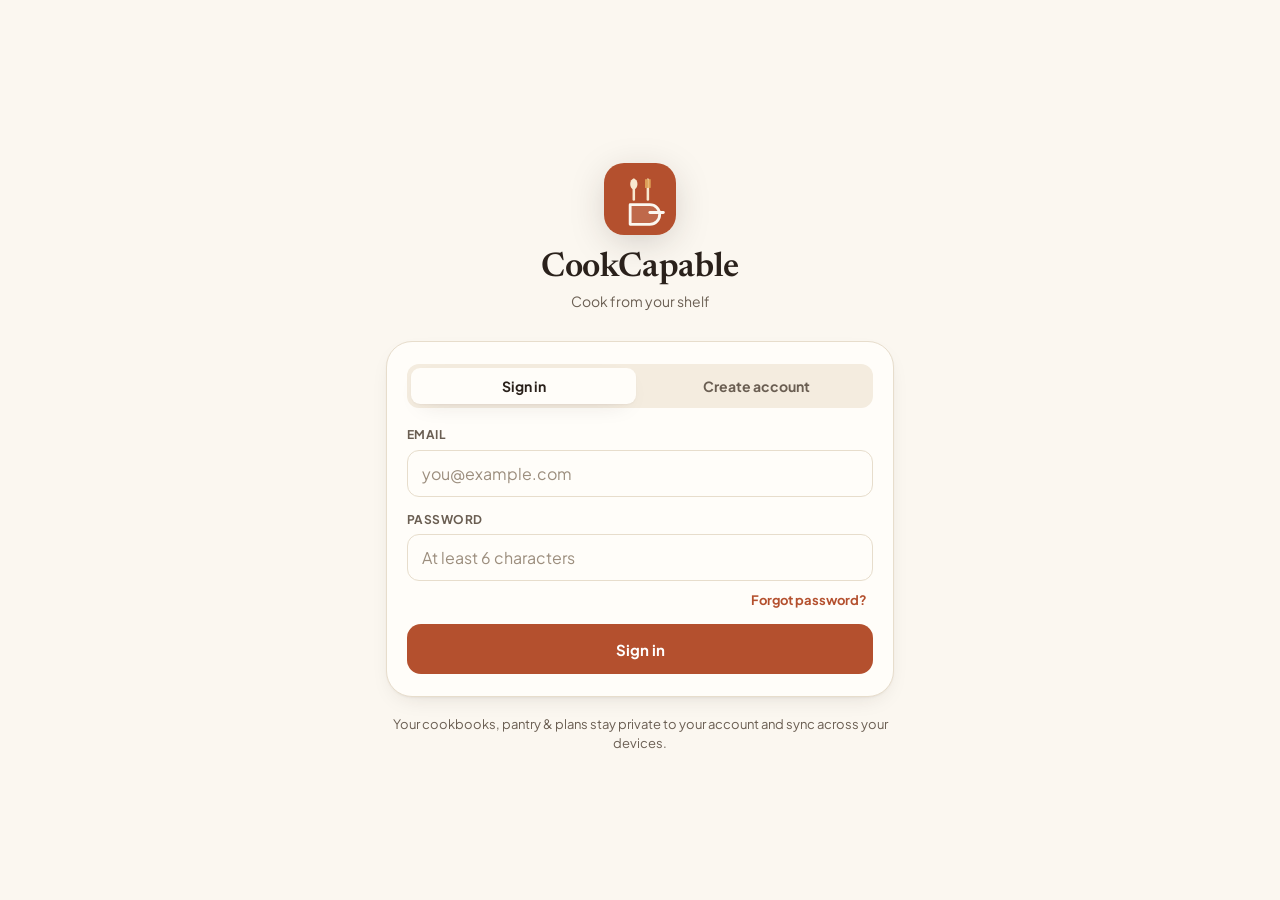
<file: index.html>
﻿<!DOCTYPE html>
<html lang="en">
<head>
<meta charset="UTF-8" />
<meta name="viewport" content="width=device-width, initial-scale=1.0, viewport-fit=cover, maximum-scale=1.0, user-scalable=no" />
<meta name="theme-color" content="#B4502E" />
<meta name="apple-mobile-web-app-capable" content="yes" />
<meta name="apple-mobile-web-app-status-bar-style" content="default" />
<meta name="apple-mobile-web-app-title" content="CookCapable" />
<title>CookCapable — Cook From Your Shelf</title>
<link rel="manifest" href="manifest.webmanifest" />
<link rel="icon" href="icons/icon.svg" type="image/svg+xml" />
<link rel="apple-touch-icon" href="icons/icon.svg" />
<link href="fonts/fonts.css" rel="stylesheet" />
<script src="vendor/html5-qrcode.min.js" defer></script>
<script src="vendor/supabase.js"></script>
<style>
:root{
  --cream:#FBF7F0; --cream-2:#F4ECDF; --paper:#FFFDF9;
  --ink:#2A211B; --ink-2:#6A5E52; --ink-3:#9C8E7E;
  --line:#E7DDCC; --line-2:#EFE7D8;
  --terra:#B4502E; --terra-soft:#F3DACE; --terra-ink:#8C3C20;
  --herb:#2F6B4F; --herb-soft:#D9E8DF;
  --saffron:#E0A458; --saffron-soft:#F8E9CF;
  --danger:#C0392B; --danger-soft:#F6DAD5;
  --shadow:0 1px 2px rgba(42,33,27,.04), 0 8px 24px -12px rgba(42,33,27,.18);
  --shadow-lg:0 8px 40px -8px rgba(42,33,27,.28);
  --r:18px; --r-sm:12px; --r-lg:26px;
  --maxw:560px;
  --safe-b:env(safe-area-inset-bottom,0px);
  --nav-h:64px;
}
*{box-sizing:border-box;-webkit-tap-highlight-color:transparent}
html,body{margin:0;padding:0}
body{
  font-family:"Plus Jakarta Sans",system-ui,-apple-system,sans-serif;
  background:var(--cream); color:var(--ink);
  line-height:1.45; -webkit-font-smoothing:antialiased;
  overscroll-behavior-y:none;
}
h1,h2,h3,h4,.serif{font-family:"Newsreader",Georgia,serif;font-weight:600;letter-spacing:-.01em}
button{font-family:inherit;cursor:pointer;border:none;background:none;color:inherit}
input,select,textarea{font-family:inherit;font-size:16px}
::placeholder{color:var(--ink-3)}
a{color:var(--terra);text-decoration:none}
.hidden{display:none!important}

/* ---------- App shell ---------- */
#app{max-width:var(--maxw);margin:0 auto;min-height:100vh;min-height:100dvh;position:relative;background:var(--cream);
  box-shadow:0 0 80px -30px rgba(42,33,27,.25)}
.screen{padding:0 0 calc(var(--nav-h) + var(--safe-b) + 24px);min-height:100dvh}

/* ---------- Top bar ---------- */
.topbar{position:sticky;top:0;z-index:40;background:linear-gradient(var(--cream) 70%,rgba(251,247,240,0));
  padding:calc(env(safe-area-inset-top,0px) + 14px) 18px 8px}
.topbar-row{display:flex;align-items:center;gap:12px;min-height:40px}
.topbar h1{font-size:30px;line-height:1.05;margin:0;flex:1}
.topbar .sub{font-size:13px;color:var(--ink-2);margin:2px 0 0}
.iconbtn{width:42px;height:42px;border-radius:50%;display:grid;place-items:center;background:var(--paper);
  border:1px solid var(--line);box-shadow:var(--shadow);color:var(--ink);flex:none;transition:transform .12s, background .12s}
.iconbtn:active{transform:scale(.92)}
.iconbtn.primary{background:var(--terra);color:#fff;border-color:transparent}
.iconbtn svg{width:20px;height:20px}
.back{display:inline-flex;align-items:center;gap:6px;color:var(--ink-2);font-weight:600;font-size:14px;padding:6px 4px;margin:-6px 0 2px}
.back svg{width:18px;height:18px}

/* ---------- Search ---------- */
.searchbar{display:flex;align-items:center;gap:10px;background:var(--paper);border:1px solid var(--line);
  border-radius:var(--r);padding:0 14px;height:46px;box-shadow:var(--shadow);margin:8px 18px 4px}
.searchbar svg{width:18px;height:18px;color:var(--ink-3);flex:none}
.searchbar input{border:none;outline:none;background:none;flex:1;height:100%;color:var(--ink)}
.searchbar .clear{color:var(--ink-3);font-size:13px;font-weight:600}

/* ---------- Chips ---------- */
.chips{display:flex;gap:8px;overflow-x:auto;padding:10px 18px 6px;scrollbar-width:none}
.chips::-webkit-scrollbar{display:none}
.chip{flex:none;border:1px solid var(--line);background:var(--paper);color:var(--ink-2);
  padding:8px 14px;border-radius:999px;font-size:13px;font-weight:600;white-space:nowrap;transition:all .12s}
.chip[aria-pressed="true"]{background:var(--ink);color:var(--cream);border-color:var(--ink)}
.chip.green[aria-pressed="true"]{background:var(--herb);border-color:var(--herb)}
.chip .dot{display:inline-block;width:7px;height:7px;border-radius:50%;margin-right:6px;vertical-align:middle}

/* ---------- Lists & cards ---------- */
.list{padding:6px 18px 0;display:flex;flex-direction:column;gap:12px}
.section-label{font-size:12px;font-weight:700;letter-spacing:.08em;text-transform:uppercase;color:var(--ink-3);
  padding:18px 20px 2px}
.card{background:var(--paper);border:1px solid var(--line);border-radius:var(--r);box-shadow:var(--shadow);
  overflow:hidden;transition:transform .1s}
.card:active{transform:scale(.99)}
.row{display:flex;align-items:center;gap:14px;padding:14px;width:100%;text-align:left}
.row .grow{flex:1;min-width:0}
.row h3{font-size:18px;margin:0 0 2px;line-height:1.2}
.row .meta{font-size:13px;color:var(--ink-2);white-space:nowrap;overflow:hidden;text-overflow:ellipsis}
.row .meta b{color:var(--terra);font-weight:700}
.thumb{width:54px;height:72px;border-radius:8px;object-fit:cover;flex:none;background:var(--cream-2);
  display:grid;place-items:center;color:var(--ink-3);box-shadow:var(--shadow)}
.thumb.sq{width:56px;height:56px;border-radius:12px}
.thumb.book{box-shadow:2px 3px 10px -3px rgba(42,33,27,.4)}
.chev{color:var(--ink-3);flex:none}
.chev svg{width:18px;height:18px}

/* cookbook cover grid */
.bookgrid{display:grid;grid-template-columns:repeat(2,1fr);gap:14px;padding:8px 18px 0}
.bookcard{background:var(--paper);border:1px solid var(--line);border-radius:var(--r);box-shadow:var(--shadow);
  padding:14px;display:flex;flex-direction:column;gap:10px}
.bookcard .cover{aspect-ratio:3/4;border-radius:10px;background:linear-gradient(135deg,var(--terra-soft),var(--saffron-soft));
  display:grid;place-items:center;overflow:hidden;box-shadow:2px 4px 14px -4px rgba(42,33,27,.45);position:relative}
.bookcard .cover img{width:100%;height:100%;object-fit:cover}
.bookcard .cover .spine{position:absolute;left:0;top:0;bottom:0;width:6px;background:rgba(0,0,0,.12)}
.bookcard .cover .ph{font-family:"Newsreader",serif;font-size:15px;text-align:center;padding:14px;color:var(--terra-ink);font-weight:600}
.bookcard h3{font-size:16px;margin:0;line-height:1.2;display:-webkit-box;-webkit-line-clamp:2;-webkit-box-orient:vertical;overflow:hidden}
.bookcard .by{font-size:12px;color:var(--ink-2);white-space:nowrap;overflow:hidden;text-overflow:ellipsis}
.bookcard .count{font-size:12px;color:var(--terra);font-weight:700;margin-top:auto}

/* ---------- Pills / badges ---------- */
.badge{display:inline-flex;align-items:center;gap:5px;font-size:12px;font-weight:700;padding:4px 9px;border-radius:999px}
.badge.have{background:var(--herb-soft);color:var(--herb)}
.badge.need{background:var(--terra-soft);color:var(--terra-ink)}
.badge.tag{background:var(--cream-2);color:var(--ink-2)}

/* match ring */
.ring{--p:0;width:46px;height:46px;border-radius:50%;flex:none;display:grid;place-items:center;
  background:conic-gradient(var(--herb) calc(var(--p)*1%), var(--line-2) 0)}
.ring i{width:36px;height:36px;border-radius:50%;background:var(--paper);display:grid;place-items:center;
  font-size:12px;font-weight:800;font-style:normal;color:var(--herb)}
.ring.low{background:conic-gradient(var(--saffron) calc(var(--p)*1%), var(--line-2) 0)}
.ring.low i{color:var(--saffron)}
.ring.zero i{color:var(--ink-3)}

/* ---------- Buttons ---------- */
.btn{display:inline-flex;align-items:center;justify-content:center;gap:8px;height:50px;padding:0 20px;border-radius:14px;
  font-weight:700;font-size:15px;background:var(--ink);color:var(--cream);transition:transform .1s,opacity .1s;width:100%}
.btn:active{transform:scale(.98)}
.btn.terra{background:var(--terra);color:#fff}
.btn.herb{background:var(--herb);color:#fff}
.btn.ghost{background:var(--paper);color:var(--ink);border:1px solid var(--line);box-shadow:var(--shadow)}
.btn.sm{height:40px;font-size:13px;padding:0 14px;width:auto;border-radius:11px}
.btn.danger{background:var(--danger-soft);color:var(--danger)}
.btn svg{width:18px;height:18px}
.btn[disabled]{opacity:.45;pointer-events:none}

/* ---------- Empty state ---------- */
.empty{text-align:center;padding:60px 32px;color:var(--ink-2)}
.empty .ic{width:84px;height:84px;border-radius:50%;background:var(--cream-2);display:grid;place-items:center;margin:0 auto 18px;color:var(--terra)}
.empty .ic svg{width:38px;height:38px}
.empty h2{font-size:22px;margin:0 0 8px;color:var(--ink)}
.empty p{font-size:14px;margin:0 auto 20px;max-width:260px}

/* ---------- Bottom nav ---------- */
.nav{position:fixed;left:0;right:0;bottom:0;z-index:50;height:calc(var(--nav-h) + var(--safe-b));
  padding-bottom:var(--safe-b);background:rgba(255,253,249,.9);backdrop-filter:blur(14px);
  border-top:1px solid var(--line);display:flex;max-width:var(--maxw);margin:0 auto}
.nav button{flex:1;display:flex;flex-direction:column;align-items:center;justify-content:center;gap:3px;
  color:var(--ink-3);font-size:11px;font-weight:700;height:var(--nav-h)}
.nav button svg{width:24px;height:24px;transition:transform .15s}
.nav button[aria-current="true"]{color:var(--terra)}
.nav button[aria-current="true"] svg{transform:translateY(-1px) scale(1.06)}
.nav .badge-num{position:absolute;top:8px;margin-left:18px;background:var(--terra);color:#fff;font-size:10px;
  min-width:16px;height:16px;border-radius:8px;display:grid;place-items:center;padding:0 4px;font-weight:800}

/* ---------- Sheet / modal ---------- */
.scrim{position:fixed;inset:0;background:rgba(42,33,27,.42);z-index:60;opacity:0;transition:opacity .22s;
  display:flex;align-items:flex-end;justify-content:center}
.scrim.open{opacity:1}
.sheet{background:var(--cream);width:100%;max-width:var(--maxw);max-height:92dvh;border-radius:var(--r-lg) var(--r-lg) 0 0;
  transform:translateY(100%);transition:transform .28s cubic-bezier(.2,.8,.2,1);display:flex;flex-direction:column;
  box-shadow:var(--shadow-lg);overflow:hidden}
.scrim.open .sheet{transform:translateY(0)}
.sheet-grip{width:40px;height:4px;border-radius:2px;background:var(--line);margin:10px auto 4px;flex:none}
.sheet-head{display:flex;align-items:center;gap:12px;padding:6px 18px 12px;flex:none}
.sheet-head h2{flex:1;font-size:22px;margin:0}
.sheet-body{overflow-y:auto;padding:4px 18px calc(20px + var(--safe-b));-webkit-overflow-scrolling:touch}
.sheet-foot{padding:12px 18px calc(16px + var(--safe-b));border-top:1px solid var(--line);background:var(--paper);flex:none;
  display:flex;gap:10px}

/* ---------- Forms ---------- */
.field{margin-bottom:14px}
.field label{display:block;font-size:12px;font-weight:700;letter-spacing:.04em;text-transform:uppercase;
  color:var(--ink-2);margin-bottom:6px}
.field input,.field select,.field textarea{width:100%;background:var(--paper);border:1px solid var(--line);
  border-radius:12px;padding:12px 14px;color:var(--ink);outline:none;transition:border .12s,box-shadow .12s}
.field input:focus,.field textarea:focus,.field select:focus{border-color:var(--terra);box-shadow:0 0 0 3px var(--terra-soft)}
.field textarea{resize:vertical;min-height:90px;line-height:1.5}
.field .hint{font-size:12px;color:var(--ink-3);margin-top:5px}
.grid2{display:grid;grid-template-columns:1fr 1fr;gap:10px}
.grid3{display:grid;grid-template-columns:.8fr .8fr 1.4fr;gap:8px}
.ing-row{display:grid;grid-template-columns:.7fr .7fr 1.6fr auto;gap:7px;align-items:center;margin-bottom:8px}
.ing-row input{padding:10px;border-radius:10px;min-width:0;width:100%}
.ing-row .del{width:34px;height:34px;border-radius:9px;background:var(--danger-soft);color:var(--danger);display:grid;place-items:center}
.addrow{font-weight:700;color:var(--terra);font-size:14px;display:inline-flex;align-items:center;gap:6px;padding:8px 0}
.addrow svg{width:16px;height:16px}

/* scanner */
.scan-wrap{position:relative;border-radius:var(--r);overflow:hidden;background:#000;aspect-ratio:4/3;margin-bottom:14px}
#reader{width:100%}
#reader video{object-fit:cover!important}
.scan-frame{position:absolute;inset:18% 12%;border:3px solid rgba(255,255,255,.9);border-radius:14px;
  box-shadow:0 0 0 1000px rgba(0,0,0,.35);pointer-events:none}
.scan-line{position:absolute;left:12%;right:12%;height:2px;background:var(--terra);box-shadow:0 0 12px var(--terra);
  animation:scan 2.2s ease-in-out infinite;top:30%}
@keyframes scan{0%,100%{top:30%}50%{top:68%}}
.scan-status{text-align:center;font-size:13px;color:var(--ink-2);margin-bottom:10px;min-height:18px}
/* recipe page scanner */
video#rv{width:100%;height:100%;object-fit:cover;display:block}
.qbadge{position:absolute;left:50%;translate:-50% 0;bottom:12px;background:rgba(42,33,27,.78);color:#fff;
  padding:7px 15px;border-radius:999px;font-size:13px;font-weight:700;white-space:nowrap}
.qbadge.ok{background:rgba(47,107,79,.94)} .qbadge.warn{background:rgba(180,80,46,.94)}
.qmeter{height:7px;border-radius:4px;background:var(--line-2);overflow:hidden;margin:12px 0 2px}
.qmeter i{display:block;height:100%;width:0;background:linear-gradient(90deg,var(--saffron),var(--herb));transition:width .12s}
.qmeter-lbl{font-size:11px;font-weight:700;letter-spacing:.06em;text-transform:uppercase;color:var(--ink-3);margin-bottom:10px}
.cand{background:var(--paper);border:1px solid var(--line);border-radius:var(--r);padding:14px;margin-bottom:14px;box-shadow:var(--shadow)}
.cand-head{display:flex;align-items:center;gap:10px}
.cand-n{width:26px;height:26px;border-radius:50%;background:var(--terra);color:#fff;display:grid;place-items:center;font-weight:800;font-size:13px;flex:none}
.cand-head .c-name{flex:1;font-weight:600;font-size:16px;border:1px solid var(--line);border-radius:10px;padding:10px 12px;background:var(--cream);outline:none}
.cand-head .c-name:focus{border-color:var(--terra);box-shadow:0 0 0 3px var(--terra-soft)}
.cand-del{width:36px;height:36px;border-radius:10px;background:var(--danger-soft);color:var(--danger);display:grid;place-items:center;flex:none}
.cand-sub{font-size:12px;font-weight:700;text-transform:uppercase;letter-spacing:.05em;color:var(--ink-3);margin:14px 0 8px}
.cand .c-steps{width:100%;border:1px solid var(--line);border-radius:10px;padding:11px 12px;background:var(--cream);resize:vertical;line-height:1.5;outline:none}
.cand .c-steps:focus{border-color:var(--terra);box-shadow:0 0 0 3px var(--terra-soft)}

/* recipe / detail */
.hero{padding:4px 18px 6px}
.hero .cover-lg{width:96px;height:128px;border-radius:12px;object-fit:cover;float:left;margin:0 16px 6px 0;
  box-shadow:3px 5px 18px -5px rgba(42,33,27,.5);background:var(--cream-2)}
.hero h1{font-size:26px;margin:0 0 4px;line-height:1.12}
.hero .by{color:var(--ink-2);font-size:14px}
.hero .stats{display:flex;gap:8px;flex-wrap:wrap;margin-top:10px;clear:both;padding-top:8px}
.detail-block{padding:14px 18px}
.detail-block h3{font-size:13px;text-transform:uppercase;letter-spacing:.08em;color:var(--ink-3);margin:0 0 10px;font-family:"Plus Jakarta Sans",sans-serif;font-weight:700}
.ing-list{display:flex;flex-direction:column;gap:2px}
.ing-item{display:flex;align-items:center;gap:12px;padding:11px 12px;border-radius:12px;background:var(--paper);border:1px solid var(--line-2)}
.ing-item .q{font-weight:700;color:var(--ink);font-size:14px;min-width:64px;flex:none}
.ing-item .n{flex:1}
.ing-item.miss{background:var(--paper)}
.ing-item .tick{width:22px;height:22px;border-radius:50%;display:grid;place-items:center;flex:none}
.ing-item .tick.y{background:var(--herb);color:#fff}
.ing-item .tick.n{background:var(--cream-2);color:var(--ink-3);border:1px dashed var(--line)}
.steps{counter-reset:s;display:flex;flex-direction:column;gap:14px}
.step{display:flex;gap:14px}
.step .num{counter-increment:s;flex:none;width:28px;height:28px;border-radius:50%;background:var(--terra);color:#fff;
  display:grid;place-items:center;font-weight:800;font-size:14px}
.step .num::before{content:counter(s)}
.step p{margin:2px 0;font-size:15px;line-height:1.55}

/* selectable list (plan) */
.sel-row{display:flex;align-items:center;gap:12px;padding:13px 14px}
.checkbox{width:24px;height:24px;border-radius:8px;border:2px solid var(--line);flex:none;display:grid;place-items:center;
  background:var(--paper);transition:all .12s}
.checkbox.on{background:var(--herb);border-color:var(--herb);color:#fff}
.checkbox svg{width:15px;height:15px}

/* grocery */
.gro-item{display:flex;align-items:center;gap:12px;padding:13px 14px}
.gro-item.done .gname{text-decoration:line-through;color:var(--ink-3)}
.gname{flex:1}
.gqty{font-size:13px;color:var(--ink-2);font-weight:700;background:var(--cream-2);padding:3px 9px;border-radius:8px}
.gdel{width:30px;height:30px;border-radius:8px;display:grid;place-items:center;color:var(--ink-3);flex:none}
.gdel:active{background:var(--danger-soft);color:var(--danger)}
.gdel svg{width:16px;height:16px}

/* qty stepper */
.stepper{display:inline-flex;align-items:center;gap:0;border:1px solid var(--line);border-radius:10px;overflow:hidden;background:var(--paper)}
.stepper button{width:34px;height:34px;display:grid;place-items:center;color:var(--terra);font-size:18px;font-weight:700}
.stepper span{min-width:40px;text-align:center;font-weight:700;font-size:14px}

/* toast */
#toast{position:fixed;left:50%;bottom:calc(var(--nav-h) + 18px + var(--safe-b));
  translate:-50% 20px;z-index:120;background:var(--ink);color:var(--cream);padding:12px 18px;border-radius:14px;
  font-size:14px;font-weight:600;box-shadow:var(--shadow-lg);opacity:0;pointer-events:none;transition:opacity .2s,translate .2s;
  max-width:88%;display:flex;align-items:center;gap:9px}
#toast.show{opacity:1;translate:-50% 0}
#toast.ok{background:var(--herb)} #toast.warn{background:var(--terra)}
#toast svg{width:18px;height:18px;flex:none}

/* misc */
.fab{position:fixed;right:max(18px,calc(50% - var(--maxw)/2 + 18px));bottom:calc(var(--nav-h) + var(--safe-b) + 18px);
  z-index:45;width:58px;height:58px;border-radius:20px;background:var(--terra);color:#fff;display:grid;place-items:center;
  box-shadow:0 8px 24px -6px rgba(180,80,46,.7);transition:transform .12s}
.fab:active{transform:scale(.9)}
.fab svg{width:26px;height:26px}
.divider{height:1px;background:var(--line);margin:8px 18px}
.swipe-hint{font-size:12px;color:var(--ink-3);text-align:center;padding:8px}
.skeleton{background:linear-gradient(90deg,var(--cream-2),var(--line-2),var(--cream-2));background-size:200% 100%;
  animation:sk 1.3s infinite;border-radius:8px}
@keyframes sk{0%{background-position:200% 0}100%{background-position:-200% 0}}
.muted{color:var(--ink-2);font-size:13px}
.center{text-align:center}
.mt{margin-top:14px}.mb{margin-bottom:14px}
.linkbtn{color:var(--terra);font-weight:700;font-size:14px}
/* ---------- Auth / paywall gate ---------- */
#gate{position:fixed;inset:0;z-index:90;background:var(--cream);display:none;overflow-y:auto;
  padding:calc(env(safe-area-inset-top,0px) + 8px) 0 calc(env(safe-area-inset-bottom,0px) + 24px)}
#gate.show{display:block}
.gate-wrap{max-width:var(--maxw);margin:0 auto;min-height:100dvh;display:flex;flex-direction:column;justify-content:center;padding:24px 26px}
.gate-brand{text-align:center;margin-bottom:6px}
.gate-mark{width:72px;height:72px;border-radius:20px;margin:0 auto 16px;display:block;box-shadow:var(--shadow-lg)}
.gate-brand h1{font-size:34px;margin:0;line-height:1.05}
.gate-brand .tag{color:var(--ink-2);font-size:14px;margin-top:4px}
.gate-card{background:var(--paper);border:1px solid var(--line);border-radius:var(--r-lg);box-shadow:var(--shadow);
  padding:22px 20px;margin-top:24px}
.gate-card h2{font-size:22px;margin:0 0 4px}
.gate-card .sub{color:var(--ink-2);font-size:14px;margin:0 0 18px}
.gate-err{background:var(--danger-soft);color:var(--danger);border-radius:12px;padding:10px 13px;font-size:13px;font-weight:600;margin-bottom:14px;display:none}
.gate-err.show{display:block}
.gate-toggle{display:flex;gap:8px;background:var(--cream-2);border-radius:12px;padding:4px;margin-bottom:18px}
.gate-toggle button{flex:1;border-radius:9px;padding:9px;font-weight:700;font-size:14px;color:var(--ink-2);background:transparent}
.gate-toggle button[aria-pressed="true"]{background:var(--paper);color:var(--ink);box-shadow:var(--shadow)}
.gate-foot{text-align:center;margin-top:18px;font-size:13px;color:var(--ink-2)}
.gate-foot a,.gate-foot button{color:var(--terra);font-weight:700}
.gate-divider{display:flex;align-items:center;gap:12px;color:var(--ink-3);font-size:12px;font-weight:700;letter-spacing:.06em;margin:18px 0}
.gate-divider::before,.gate-divider::after{content:"";flex:1;height:1px;background:var(--line)}
.price-row{display:flex;align-items:baseline;justify-content:center;gap:6px;margin:6px 0 2px}
.price-row .amt{font-family:"Newsreader",serif;font-size:40px;font-weight:600;color:var(--ink)}
.price-row .per{color:var(--ink-2);font-size:15px}
.feat{display:flex;align-items:flex-start;gap:10px;font-size:14px;color:var(--ink);margin:9px 0}
.feat svg{width:18px;height:18px;color:var(--herb);flex:none;margin-top:1px}
.trial-pill{display:inline-block;background:var(--herb-soft);color:var(--herb);font-weight:700;font-size:12px;padding:5px 12px;border-radius:999px}
</style>
</head>
<body>
<div id="gate"></div>
<div id="app"><div id="screen" class="screen"></div></div>
<nav class="nav" id="nav"></nav>
<div id="toast"></div>
<div id="sheet-root"></div>

<script>
"use strict";
/* =========================================================================
   MISE — Cook From Your Shelf
   Local-first meal planning PWA. No backend; all data stays on device.
   Sections: Icons · Store · Lookups · Matching · Sheets · Views · Nav · Boot
   ========================================================================= */

/* ---------------- Icons (inline SVG) ---------------- */
const I = {
  book:'<svg viewBox="0 0 24 24" fill="none" stroke="currentColor" stroke-width="2" stroke-linecap="round" stroke-linejoin="round"><path d="M4 19.5A2.5 2.5 0 0 1 6.5 17H20"/><path d="M6.5 2H20v20H6.5A2.5 2.5 0 0 1 4 19.5v-15A2.5 2.5 0 0 1 6.5 2z"/></svg>',
  pantry:'<svg viewBox="0 0 24 24" fill="none" stroke="currentColor" stroke-width="2" stroke-linecap="round" stroke-linejoin="round"><path d="M3 3h18v4H3z"/><path d="M5 7v14h14V7"/><path d="M9 12h6"/></svg>',
  cook:'<svg viewBox="0 0 24 24" fill="none" stroke="currentColor" stroke-width="2" stroke-linecap="round" stroke-linejoin="round"><path d="M8.5 2a3 3 0 0 0-3 3v3.5h13V5a3 3 0 0 0-3-3"/><path d="M5.5 8.5h13L17 22H7z"/></svg>',
  search:'<svg viewBox="0 0 24 24" fill="none" stroke="currentColor" stroke-width="2" stroke-linecap="round" stroke-linejoin="round"><circle cx="11" cy="11" r="7"/><path d="m21 21-4.3-4.3"/></svg>',
  plus:'<svg viewBox="0 0 24 24" fill="none" stroke="currentColor" stroke-width="2.4" stroke-linecap="round"><path d="M12 5v14M5 12h14"/></svg>',
  scan:'<svg viewBox="0 0 24 24" fill="none" stroke="currentColor" stroke-width="2" stroke-linecap="round" stroke-linejoin="round"><path d="M3 7V5a2 2 0 0 1 2-2h2M17 3h2a2 2 0 0 1 2 2v2M21 17v2a2 2 0 0 1-2 2h-2M7 21H5a2 2 0 0 1-2-2v-2"/><path d="M7 12h10"/></svg>',
  back:'<svg viewBox="0 0 24 24" fill="none" stroke="currentColor" stroke-width="2.2" stroke-linecap="round" stroke-linejoin="round"><path d="m15 18-6-6 6-6"/></svg>',
  chev:'<svg viewBox="0 0 24 24" fill="none" stroke="currentColor" stroke-width="2" stroke-linecap="round" stroke-linejoin="round"><path d="m9 18 6-6-6-6"/></svg>',
  check:'<svg viewBox="0 0 24 24" fill="none" stroke="currentColor" stroke-width="3" stroke-linecap="round" stroke-linejoin="round"><path d="M20 6 9 17l-5-5"/></svg>',
  x:'<svg viewBox="0 0 24 24" fill="none" stroke="currentColor" stroke-width="2.2" stroke-linecap="round"><path d="M18 6 6 18M6 6l12 12"/></svg>',
  trash:'<svg viewBox="0 0 24 24" fill="none" stroke="currentColor" stroke-width="2" stroke-linecap="round" stroke-linejoin="round"><path d="M3 6h18M8 6V4a1 1 0 0 1 1-1h6a1 1 0 0 1 1 1v2m2 0v14a2 2 0 0 1-2 2H7a2 2 0 0 1-2-2V6"/></svg>',
  edit:'<svg viewBox="0 0 24 24" fill="none" stroke="currentColor" stroke-width="2" stroke-linecap="round" stroke-linejoin="round"><path d="M12 20h9"/><path d="M16.5 3.5a2.1 2.1 0 0 1 3 3L7 19l-4 1 1-4z"/></svg>',
  dots:'<svg viewBox="0 0 24 24" fill="none" stroke="currentColor" stroke-width="2.4" stroke-linecap="round"><circle cx="12" cy="5" r="1"/><circle cx="12" cy="12" r="1"/><circle cx="12" cy="19" r="1"/></svg>',
  clock:'<svg viewBox="0 0 24 24" fill="none" stroke="currentColor" stroke-width="2" stroke-linecap="round" stroke-linejoin="round"><circle cx="12" cy="12" r="9"/><path d="M12 7v5l3 2"/></svg>',
  users:'<svg viewBox="0 0 24 24" fill="none" stroke="currentColor" stroke-width="2" stroke-linecap="round" stroke-linejoin="round"><path d="M16 21v-2a4 4 0 0 0-4-4H6a4 4 0 0 0-4 4v2"/><circle cx="9" cy="7" r="4"/><path d="M22 21v-2a4 4 0 0 0-3-3.9"/></svg>',
  cart:'<svg viewBox="0 0 24 24" fill="none" stroke="currentColor" stroke-width="2" stroke-linecap="round" stroke-linejoin="round"><circle cx="8" cy="21" r="1"/><circle cx="19" cy="21" r="1"/><path d="M2.5 3h2l2.6 13.4a2 2 0 0 0 2 1.6h7.7a2 2 0 0 0 2-1.6L23 7H6"/></svg>',
  spark:'<svg viewBox="0 0 24 24" fill="none" stroke="currentColor" stroke-width="2" stroke-linecap="round" stroke-linejoin="round"><path d="M12 3v4M12 17v4M3 12h4M17 12h4M5.6 5.6l2.8 2.8M15.6 15.6l2.8 2.8M18.4 5.6l-2.8 2.8M8.4 15.6l-2.8 2.8"/></svg>',
  keyboard:'<svg viewBox="0 0 24 24" fill="none" stroke="currentColor" stroke-width="2" stroke-linecap="round" stroke-linejoin="round"><rect x="2" y="6" width="20" height="12" rx="2"/><path d="M6 10h.01M10 10h.01M14 10h.01M18 10h.01M7 14h10"/></svg>',
  info:'<svg viewBox="0 0 24 24" fill="none" stroke="currentColor" stroke-width="2" stroke-linecap="round" stroke-linejoin="round"><circle cx="12" cy="12" r="9"/><path d="M12 11v5M12 8h.01"/></svg>',
  gear:'<svg viewBox="0 0 24 24" fill="none" stroke="currentColor" stroke-width="2" stroke-linecap="round" stroke-linejoin="round"><circle cx="12" cy="12" r="3"/><path d="M19.4 15a1.65 1.65 0 0 0 .33 1.82l.06.06a2 2 0 1 1-2.83 2.83l-.06-.06a1.65 1.65 0 0 0-1.82-.33 1.65 1.65 0 0 0-1 1.51V21a2 2 0 0 1-4 0v-.09A1.65 1.65 0 0 0 9 19.4a1.65 1.65 0 0 0-1.82.33l-.06.06a2 2 0 1 1-2.83-2.83l.06-.06a1.65 1.65 0 0 0 .33-1.82 1.65 1.65 0 0 0-1.51-1H3a2 2 0 0 1 0-4h.09A1.65 1.65 0 0 0 4.6 9a1.65 1.65 0 0 0-.33-1.82l-.06-.06a2 2 0 1 1 2.83-2.83l.06.06a1.65 1.65 0 0 0 1.82.33H9a1.65 1.65 0 0 0 1-1.51V3a2 2 0 0 1 4 0v.09a1.65 1.65 0 0 0 1 1.51 1.65 1.65 0 0 0 1.82-.33l.06-.06a2 2 0 1 1 2.83 2.83l-.06.06a1.65 1.65 0 0 0-.33 1.82V9a1.65 1.65 0 0 0 1.51 1H21a2 2 0 0 1 0 4h-.09a1.65 1.65 0 0 0-1.51 1z"/></svg>',
};
const svg = (name)=>I[name]||'';

/* ---------------- Store (localStorage, JSON) ---------------- */
const DB_KEY='cookcapable.v1';
const uid=()=> 'x'+(performance.now().toString(36).replace('.','')) + Math.floor(Math.random()*1e6).toString(36);
const store = {
  data:{cookbooks:[],recipes:[],pantry:[],grocery:[],meta:{seeded:false}},
  load(){
    try{const r=localStorage.getItem(DB_KEY); if(r) this.data=JSON.parse(r);}catch(e){console.warn('load',e);}
    const d=this.data; d.cookbooks=d.cookbooks||[]; d.recipes=d.recipes||[]; d.pantry=d.pantry||[];
    d.grocery=d.grocery||[]; d.mealPlan=d.mealPlan||[]; d.meta=d.meta||{seeded:false};
  },
  save(){
    try{localStorage.setItem(DB_KEY,JSON.stringify(this.data));}
    catch(e){toast('Storage is full. Export a backup from Settings.','warn');}
  },
  // cookbooks
  cookbook(id){return this.data.cookbooks.find(c=>c.id===id);},
  recipesOf(id){return this.data.recipes.filter(r=>r.cookbookId===id);},
  addCookbook(c){c.id=c.id||uid();c.createdAt=Date.now();this.data.cookbooks.unshift(c);this.save();return c;},
  updateCookbook(id,patch){const c=this.cookbook(id);if(c){Object.assign(c,patch);this.save();}return c;},
  deleteCookbook(id){this.data.recipes=this.data.recipes.filter(r=>r.cookbookId!==id);
    this.data.cookbooks=this.data.cookbooks.filter(c=>c.id!==id);this.save();},
  // recipes
  recipe(id){return this.data.recipes.find(r=>r.id===id);},
  addRecipe(r){r.id=r.id||uid();r.createdAt=Date.now();this.data.recipes.unshift(r);this.save();return r;},
  updateRecipe(id,patch){const r=this.recipe(id);if(r){Object.assign(r,patch);this.save();}return r;},
  deleteRecipe(id){this.data.recipes=this.data.recipes.filter(r=>r.id!==id);this.save();},
  // pantry
  pantryItem(id){return this.data.pantry.find(p=>p.id===id);},
  addPantry(p){p.id=p.id||uid();p.createdAt=Date.now();this.data.pantry.unshift(p);this.save();return p;},
  updatePantry(id,patch){const p=this.pantryItem(id);if(p){Object.assign(p,patch);this.save();}return p;},
  deletePantry(id){this.data.pantry=this.data.pantry.filter(p=>p.id!==id);this.save();},
};

/* ---------------- External lookups (free, no key) ---------------- */
/* fetch JSON with a hard timeout — a slow/throttled API must never hang a flow.
   Uses Promise.race against a timer so it resolves even if fetch/abort never settles. */
function fetchJSON(url,ms){
  ms=ms||7000;
  const ctl=(typeof AbortController!=='undefined')?new AbortController():null;
  const req=fetch(url,ctl?{signal:ctl.signal}:undefined).then(r=>r.ok?r.json():null).catch(()=>null);
  const timer=new Promise(res=>setTimeout(()=>{if(ctl){try{ctl.abort();}catch(e){}} res(null);},ms));
  return Promise.race([req,timer]);
}
async function lookupISBN(isbn){
  isbn=(isbn||'').replace(/[^0-9Xx]/g,'');
  const g=await fetchJSON('https://www.googleapis.com/books/v1/volumes?q=isbn:'+isbn);
  if(g&&g.totalItems>0){
    const v=g.items[0].volumeInfo;
    return {found:true,title:v.title||'',author:(v.authors||[]).join(', '),
      publisher:v.publisher||'',year:(v.publishedDate||'').slice(0,4),
      cover:(v.imageLinks&&(v.imageLinks.thumbnail||v.imageLinks.smallThumbnail)||'').replace('http://','https://'),isbn};
  }
  const o=await fetchJSON('https://openlibrary.org/api/books?bibkeys=ISBN:'+isbn+'&format=json&jscmd=data');
  const k=o&&o['ISBN:'+isbn];
  if(k) return {found:true,title:k.title||'',author:(k.authors||[]).map(a=>a.name).join(', '),
    publisher:(k.publishers||[]).map(p=>p.name).join(', '),year:(k.publish_date||'').slice(-4),
    cover:(k.cover&&(k.cover.medium||k.cover.large))||'',isbn};
  return {found:false,isbn};
}
/* Parse a size string like "24 oz", "16 fl oz", "473 mL", "NET WT 16 OZ" into {qty, unit}.
   oz = dry weight; fl oz = fluid volume. Never conflate them. */
function parseUpcSize(s){
  if(!s)return{qty:null,unit:''};
  s=s.trim();
  const m1=(r,u)=>{const x=s.match(r);return x?{qty:parseFloat(x[1]),unit:u}:null};
  return m1(/^(\d+(?:\.\d+)?)\s*fl\.?(?:uid)?\s*oz/i,'fl oz')
      ||m1(/^(\d+(?:\.\d+)?)\s*oz\b/i,'oz')
      ||m1(/^(\d+(?:\.\d+)?)\s*lbs?\b/i,'lb')
      ||m1(/^(\d+(?:\.\d+)?)\s*kg\b/i,'kg')
      ||m1(/^(\d+(?:\.\d+)?)\s*ml\b/i,'ml')
      ||m1(/^(\d+(?:\.\d+)?)\s*l\b/i,'l')
      ||m1(/^(\d+(?:\.\d+)?)\s*g\b/i,'g')
      ||m1(/^(\d+(?:\.\d+)?)\s*cups?\b/i,'cup')
      ||m1(/(\d+(?:\.\d+)?)\s*fl\.?(?:uid)?\s*oz/i,'fl oz')
      ||m1(/(\d+(?:\.\d+)?)\s*oz\b/i,'oz')
      ||m1(/(\d+(?:\.\d+)?)\s*lbs?\b/i,'lb')
      ||m1(/(\d+(?:\.\d+)?)\s*kg\b/i,'kg')
      ||m1(/(\d+(?:\.\d+)?)\s*ml\b/i,'ml')
      ||m1(/(\d+(?:\.\d+)?)\s*l\b/i,'l')
      ||m1(/(\d+(?:\.\d+)?)\s*g\b/i,'g')
      ||m1(/(\d+(?:\.\d+)?)\s*cups?\b/i,'cup')
      ||{qty:null,unit:''};
}
async function lookupUPC(upc){
  upc=(upc||'').replace(/[^0-9]/g,'');
  const j=await fetchJSON('https://world.openfoodfacts.org/api/v2/product/'+upc+'.json?fields=product_name,brands,image_front_small_url,categories_tags_en,quantity');
  if(j&&j.status===1&&j.product){
    const p=j.product, cats=p.categories_tags_en||[];
    const sizeStr=p.quantity||'';
    const {qty,unit}=parseUpcSize(sizeStr);
    return {found:true,name:p.product_name||'',brand:(p.brands||'').split(',')[0].trim(),
      image:p.image_front_small_url||'',category:guessCategory(cats.join(' ')+' '+(p.product_name||'')),
      size:sizeStr,qty,unit,upc};
  }
  // fallback: check shared community database (authenticated users only)
  if(sb&&session){
    try{
      const{data:ci}=await sb.from('community_items').select('*').eq('upc',upc).maybeSingle();
      if(ci)return{found:true,name:ci.name,brand:ci.brand||'',image:ci.image_url||'',
        category:ci.category||'Pantry',size:ci.size||'',qty:ci.qty,unit:ci.unit||'',upc,fromCommunity:true};
    }catch(e){}
  }
  return {found:false,upc};
}

/* ---------------- Matching engine ---------------- */
const STOP=new Set(('fresh dried ground chopped minced sliced diced large small medium ripe boneless skinless extra '+
 'virgin taste optional cup cups tbsp tsp tsp tablespoon tablespoons teaspoon teaspoons oz ounce ounces lb lbs pound '+
 'pounds gram grams kg ml l liter clove cloves can cans package pkg jar slice slices pinch stick sticks bunch handful '+
 'of for and the a an to into about plus more some warm cold hot room temperature finely roughly thinly').split(' '));
function normName(s){
  return (s||'').toLowerCase()
    .replace(/\([^)]*\)/g,' ').replace(/[^a-z0-9\s]/g,' ')
    .replace(/\d+/g,' ').replace(/\s+/g,' ').trim()
    .split(' ').map(w=> w.length>3&&w.endsWith('s')? w.slice(0,-1):w).join(' ');
}
function keyTokens(s){
  return new Set(normName(s).split(' ').filter(w=>w.length>=3&&!STOP.has(w)));
}
function namesMatch(ingName,pantryName){
  const a=keyTokens(ingName), b=keyTokens(pantryName);
  if(!a.size||!b.size) return false;
  for(const w of b){ if(a.has(w)) return true; }
  // loose contains for compound (e.g. "olive oil" vs "extra virgin olive oil") —
  // word-boundary only, so "milk" never matches inside "buttermilk"
  const an=' '+normName(ingName)+' ', bn=' '+normName(pantryName)+' ';
  return (bn.trim().length>=4&&an.includes(bn))||(an.trim().length>=4&&bn.includes(an));
}
function ingredientInPantry(ingName){
  return store.data.pantry.some(p=> (p.qty===undefined||p.qty>0) && namesMatch(ingName,p.name));
}
function recipeMatch(recipe){
  const ings=(recipe.ingredients||[]).filter(i=>i.name&&i.name.trim());
  let have=0; const missing=[];
  ings.forEach(i=>{ if(ingredientInPantry(i.name)) have++; else missing.push(i); });
  const total=ings.length;
  return {have,total,missing,pct: total? Math.round(have/total*100):0};
}

/* ---------------- UI helpers ---------------- */
const $=(s,r=document)=>r.querySelector(s);
const el=(html)=>{const t=document.createElement('template');t.innerHTML=html.trim();return t.content.firstElementChild;};
function esc(s){return (s==null?'':String(s)).replace(/[&<>"']/g,m=>({'&':'&amp;','<':'&lt;','>':'&gt;','"':'&quot;',"'":'&#39;'}[m]));}
let toastT;
function toast(msg,type){
  const t=$('#toast'); t.className=''; if(type)t.classList.add(type);
  const ic=type==='warn'?svg('info'):svg('check');
  t.innerHTML=ic+'<span>'+esc(msg)+'</span>';
  requestAnimationFrame(()=>t.classList.add('show'));
  clearTimeout(toastT); toastT=setTimeout(()=>t.classList.remove('show'),2400);
}
function plural(n,w){return n+' '+w+(n===1?'':'s');}
function fmtQty(i){return [i.qty,i.unit].filter(Boolean).join(' ');}

/* ---------------- Navigation state ---------------- */
const TABS=[
  {id:'cookbooks',label:'Cookbooks',icon:'book'},
  {id:'pantry',label:'Pantry',icon:'pantry'},
  {id:'cook',label:'Cook',icon:'cook'},
  {id:'search',label:'Search',icon:'search'},
];
let nav=[{view:'cookbooks',tab:'cookbooks'}];
let ui={cookFilter:'all',planSel:new Set(),query:'',pantryQ:''};
const curTab=()=> (nav[nav.length-1].tab)||'cookbooks';
function go(view,params){nav.push({view,params:params||{},tab:curTab()});render();window.scrollTo(0,0);}
function back(){if(nav.length>1){nav.pop();render();}}
function setTab(tab){nav=[{view:tab,tab}];ui.query='';render();window.scrollTo(0,0);}
function replace(view,params){nav[nav.length-1]={view,params:params||{},tab:curTab()};render();}

/* ---------------- Render root ---------------- */
function render(){
  const node=nav[nav.length-1];
  const screen=$('#screen');
  const fns={cookbooks:viewCookbooks,pantry:viewPantry,cook:viewCook,search:viewSearch,
    cookbook:viewCookbook,recipe:viewRecipe};
  const fn=fns[node.view]||viewCookbooks;
  screen.innerHTML='';
  screen.appendChild(fn(node.params||{}));
  renderNav();
}
function renderNav(){
  const nav$=$('#nav'); const active=curTab();
  const groceryCount=store.data.grocery.filter(g=>!g.done).length;
  nav$.innerHTML=TABS.map(t=>{
    const badge=(t.id==='cook'&&groceryCount)?'<span class="badge-num">'+groceryCount+'</span>':'';
    return '<button data-tab="'+t.id+'" aria-current="'+(active===t.id)+'">'+badge+svg(t.icon)+'<span>'+t.label+'</span></button>';
  }).join('');
  nav$.querySelectorAll('button').forEach(b=>b.onclick=()=>setTab(b.dataset.tab));
}

/* =========================================================================
   VIEW: Cookbooks
   ========================================================================= */
function viewCookbooks(){
  const wrap=el('<div></div>');
  const tb=topbar({title:'Cookbooks',sub:plural(store.data.cookbooks.length,'book')+' · '+plural(store.data.recipes.length,'recipe'),
    action:{icon:'scan',label:'Add cookbook',primary:true,onClick:openAddCookbook}});
  const gear=el('<button class="iconbtn" aria-label="Settings">'+svg('gear')+'</button>');
  gear.onclick=openSettings;
  tb.querySelector('.topbar-row').insertBefore(gear,tb.querySelector('.iconbtn.primary'));
  wrap.appendChild(tb);
  const q=ui.query.toLowerCase();
  wrap.appendChild(searchInput('Search books, recipes & ingredients…',q,(v)=>{ui.query=v;rerenderCookbookList(wrap);}));
  const listHost=el('<div id="cb-list"></div>');
  wrap.appendChild(listHost);
  fillCookbookList(listHost);
  return wrap;
}
function rerenderCookbookList(wrap){const h=$('#cb-list',wrap);if(h)fillCookbookList(h);}
function fillCookbookList(host){
  const q=ui.query.toLowerCase().trim();
  let books=store.data.cookbooks;
  let matchedRecipes=[];
  if(q){
    matchedRecipes=store.data.recipes.filter(r=>r.name.toLowerCase().includes(q)
      || (r.ingredients||[]).some(i=>(i.name||'').toLowerCase().includes(q))
      || (r.tags||[]).some(t=>t.toLowerCase().includes(q)));
    books=books.filter(c=> c.title.toLowerCase().includes(q) || (c.author||'').toLowerCase().includes(q)
      || matchedRecipes.some(r=>r.cookbookId===c.id));
  }
  host.innerHTML='';
  if(!store.data.cookbooks.length){
    host.appendChild(emptyState('book','Your shelf is empty',
      'Scan a cookbook’s barcode (ISBN) to log it, then add the recipes you love.',
      [{label:'Scan a cookbook',cls:'terra',icon:'scan',onClick:openAddCookbook},
       {label:'Load a sample shelf',cls:'ghost',icon:'spark',onClick:seedSample}]));
    return;
  }
  if(q && matchedRecipes.length){
    const lbl=el('<div class="section-label">Matching recipes</div>');host.appendChild(lbl);
    const l=el('<div class="list"></div>');
    matchedRecipes.slice(0,8).forEach(r=>l.appendChild(recipeRow(r,true)));
    host.appendChild(l);
    host.appendChild(el('<div class="section-label">Cookbooks</div>'));
  }
  if(!books.length){host.appendChild(noResults('No cookbooks match “'+esc(q)+'”'));return;}
  const grid=el('<div class="bookgrid"></div>');
  books.forEach(c=>grid.appendChild(bookCard(c)));
  host.appendChild(grid);
}
function bookCard(c){
  const n=store.recipesOf(c.id).length;
  const coverInner = c.cover
    ? '<img src="'+esc(c.cover)+'" alt="" loading="lazy" onerror="this.style.display=\'none\';this.nextElementSibling.style.display=\'grid\'"><div class="ph" style="display:none">'+esc(c.title)+'</div>'
    : '<div class="ph">'+esc(c.title)+'</div>';
  const card=el('<button class="bookcard"><div class="cover"><span class="spine"></span>'+coverInner+'</div>'+
    '<h3>'+esc(c.title)+'</h3>'+
    (c.author?'<div class="by">'+esc(c.author)+'</div>':'')+
    '<div class="count">'+plural(n,'recipe')+'</div></button>');
  card.onclick=()=>go('cookbook',{id:c.id});
  return card;
}

/* VIEW: single cookbook */
function viewCookbook(p){
  const c=store.cookbook(p.id);
  const wrap=el('<div></div>');
  if(!c){wrap.appendChild(topbarBack('Cookbook'));wrap.appendChild(noResults('Cookbook not found'));return wrap;}
  wrap.appendChild(topbarBack(c.title,{icon:'dots',onClick:()=>cookbookMenu(c)}));
  const hero=el('<div class="hero"></div>');
  const cover=c.cover?'<img class="cover-lg" src="'+esc(c.cover)+'" alt="" onerror="this.remove()">':'';
  hero.innerHTML=cover+'<h1>'+esc(c.title)+'</h1>'+
    (c.author?'<div class="by">'+esc(c.author)+'</div>':'')+
    '<div class="by">'+[c.publisher,c.year].filter(Boolean).map(esc).join(' · ')+(c.isbn?' · ISBN '+esc(c.isbn):'')+'</div>';
  wrap.appendChild(hero);
  const recs=store.recipesOf(c.id);
  const bar=el('<div class="list" style="padding-top:14px"></div>');
  const add=el('<button class="btn terra"><span>'+svg('plus')+'</span>Add a recipe</button>');
  add.onclick=()=>openAddRecipe(c.id);
  bar.appendChild(add);
  wrap.appendChild(bar);
  wrap.appendChild(el('<div class="section-label">'+plural(recs.length,'recipe')+'</div>'));
  if(!recs.length){
    wrap.appendChild(emptyState('cook','No recipes yet','Add the recipes from this book — scan a page and CookCapable reads it for you, or type them in.',
      [{label:'Scan a recipe',cls:'terra',icon:'scan',onClick:()=>openRecipeScanner(c.id)},
       {label:'Type one in',cls:'ghost',icon:'keyboard',onClick:()=>openRecipeForm({cookbookId:c.id})}]));
  }else{
    if(ui.bookQId!==c.id){ui.bookQ='';ui.bookQId=c.id;}
    if(recs.length>2)wrap.appendChild(searchInput('Search recipes & ingredients…',ui.bookQ||'',(v)=>{ui.bookQ=v;fillBookRecipes($('#bk-recs',wrap),c.id);}));
    const host=el('<div id="bk-recs"></div>');wrap.appendChild(host);
    fillBookRecipes(host,c.id);
  }
  return wrap;
}
function fillBookRecipes(host,cookbookId){
  if(!host)return;
  const q=(ui.bookQ||'').toLowerCase().trim();
  let recs=store.recipesOf(cookbookId);
  if(q)recs=recs.filter(r=>r.name.toLowerCase().includes(q)
    || (r.ingredients||[]).some(i=>(i.name||'').toLowerCase().includes(q))
    || (r.tags||[]).some(t=>t.toLowerCase().includes(q)));
  host.innerHTML='';
  if(!recs.length){host.appendChild(noResults('No recipes match “'+esc(q)+'”'));return;}
  const l=el('<div class="list"></div>');recs.forEach(r=>l.appendChild(recipeRow(r)));host.appendChild(l);
}
function recipeRow(r,showBook){
  const m=recipeMatch(r);
  const book=showBook?store.cookbook(r.cookbookId):null;
  const ringCls=m.pct===100?'':m.pct>0?'low':'zero';
  const card=el('<button class="card"><div class="row">'+
    '<div class="ring '+ringCls+'" style="--p:'+m.pct+'"><i>'+m.pct+'%</i></div>'+
    '<div class="grow"><h3>'+esc(r.name)+'</h3>'+
    '<div class="meta">'+(book?esc(book.title)+' · ':'')+
      (m.total? '<b>'+m.have+'/'+m.total+'</b> on hand': plural((r.ingredients||[]).length,'ingredient'))+
      (r.time?' · '+esc(r.time):'')+'</div></div>'+
    '<span class="chev">'+svg('chev')+'</span></div></button>');
  card.onclick=()=>go('recipe',{id:r.id});
  return card;
}

/* VIEW: single recipe */
function viewRecipe(p){
  const r=store.recipe(p.id);
  const wrap=el('<div></div>');
  if(!r){wrap.appendChild(topbarBack('Recipe'));wrap.appendChild(noResults('Recipe not found'));return wrap;}
  const book=store.cookbook(r.cookbookId);
  wrap.appendChild(topbarBack(book?book.title:'Recipe',{icon:'dots',onClick:()=>recipeMenu(r)}));
  const m=recipeMatch(r);
  const hero=el('<div class="hero" style="padding-top:8px"></div>');
  hero.innerHTML='<h1>'+esc(r.name)+'</h1>'+
    '<div class="stats">'+
      (r.time?'<span class="badge tag">'+svg('clock')+esc(r.time)+'</span>':'')+
      (r.servings?'<span class="badge tag">'+svg('users')+esc(r.servings)+'</span>':'')+
      (r.page?'<span class="badge tag">p.'+esc(r.page)+'</span>':'')+
      (m.total?'<span class="badge '+(m.pct===100?'have':'need')+'">'+m.have+'/'+m.total+' in pantry</span>':'')+
      (r.tags||[]).map(t=>'<span class="badge tag">'+esc(t)+'</span>').join('')+
    '</div>';
  wrap.appendChild(hero);
  // ingredients
  const ib=el('<div class="detail-block"><h3>Ingredients</h3></div>');
  const il=el('<div class="ing-list"></div>');
  (r.ingredients||[]).forEach(i=>{
    if(!i.name)return;
    const have=ingredientInPantry(i.name);
    const row=el('<div class="ing-item '+(have?'':'miss')+'">'+
      '<span class="tick '+(have?'y':'n')+'">'+(have?svg('check'):'')+'</span>'+
      (fmtQty(i)?'<span class="q">'+esc(fmtQty(i))+'</span>':'<span class="q"></span>')+
      '<span class="n">'+esc(i.name)+'</span></div>');
    il.appendChild(row);
  });
  ib.appendChild(il);
  const planned=inPlan(r.id);
  const pb=el('<button class="btn '+(planned?'ghost':'herb')+' mt" style="width:100%"><span>'+svg(planned?'check':'cook')+'</span>'+
    (planned?'In your meal plan — tap to remove':'Add to meal plan'+(m.missing.length?' ('+m.missing.length+' to buy)':''))+'</button>');
  pb.onclick=()=>{
    if(planned){removeFromPlan(r.id);toast('Removed — pantry restored');}
    else{addToPlan(r.id);toast(m.missing.length?'Planned — '+m.missing.length+' added to grocery':'Planned — you have everything','ok');}
    replace('recipe',{id:r.id});
  };
  ib.appendChild(pb);
  wrap.appendChild(ib);
  // steps
  if((r.steps||[]).filter(Boolean).length){
    const sb=el('<div class="detail-block"><h3>Method</h3></div>');
    const sl=el('<div class="steps"></div>');
    r.steps.filter(Boolean).forEach(s=>sl.appendChild(el('<div class="step"><span class="num"></span><p>'+esc(s)+'</p></div>')));
    sb.appendChild(sl);wrap.appendChild(sb);
  }
  if(r.note){wrap.appendChild(el('<div class="detail-block"><h3>Notes</h3><p class="muted" style="font-size:15px;color:var(--ink)">'+esc(r.note)+'</p></div>'));}
  if(r.photo){
    const pb=el('<div class="detail-block"><h3>Scanned page</h3></div>');
    const img=el('<img src="'+esc(r.photo)+'" alt="scanned recipe page" style="width:100%;border-radius:14px;box-shadow:var(--shadow)">');
    pb.appendChild(img);wrap.appendChild(pb);
  }
  return wrap;
}

/* =========================================================================
   VIEW: Pantry
   ========================================================================= */
const PANTRY_CATS=['Produce','Meat & Fish','Dairy & Eggs','Bakery','Pantry','Spices','Frozen','Canned','Condiments','Drinks','Other'];
function guessCategory(text){
  text=(text||'').toLowerCase();
  const map=[['Produce',/vegetable|fruit|fresh|lettuce|tomato|onion|garlic|apple|banana|pepper|carrot/],
    ['Meat & Fish',/meat|beef|chicken|pork|fish|seafood|poultry|bacon|sausage/],
    ['Dairy & Eggs',/dairy|milk|cheese|yogurt|butter|cream|egg/],
    ['Bakery',/bread|bakery|bun|bagel|tortilla|roll/],
    ['Spices',/spice|seasoning|pepper|salt|cumin|paprika|herb/],
    ['Frozen',/frozen/],['Canned',/canned|can /],['Condiments',/sauce|ketchup|mustard|mayo|dressing|oil|vinegar/],
    ['Drinks',/beverage|drink|juice|soda|water|coffee|tea/]];
  for(const[c,re]of map){if(re.test(text))return c;}
  return 'Pantry';
}
function viewPantry(){
  const wrap=el('<div></div>');
  wrap.appendChild(topbar({title:'Pantry',sub:plural(store.data.pantry.length,'item')+' on hand',
    action:{icon:'scan',label:'Add item',primary:true,onClick:openAddPantry}}));
  wrap.appendChild(searchInput('Search your pantry…',ui.pantryQ,(v)=>{ui.pantryQ=v;fillPantry($('#p-list',wrap));}));
  const host=el('<div id="p-list"></div>');wrap.appendChild(host);fillPantry(host);
  return wrap;
}
function fillPantry(host){
  if(!host)return;
  const q=ui.pantryQ.toLowerCase().trim();
  let items=store.data.pantry;
  if(q)items=items.filter(p=>p.name.toLowerCase().includes(q)||(p.brand||'').toLowerCase().includes(q)||(p.category||'').toLowerCase().includes(q));
  host.innerHTML='';
  if(!store.data.pantry.length){
    host.appendChild(emptyState('pantry','Stock your pantry',
      'Scan a UPC barcode to auto-fill the item, or add things by hand. This is what the app checks your recipes against.',
      [{label:'Scan an item',cls:'terra',icon:'scan',onClick:openAddPantry},
       {label:'Add by hand',cls:'ghost',icon:'keyboard',onClick:()=>openPantryForm({})}]));
    return;
  }
  if(!items.length){host.appendChild(noResults('Nothing matches “'+esc(q)+'”'));return;}
  const groups={};
  items.forEach(p=>{(groups[p.category||'Other']=groups[p.category||'Other']||[]).push(p);});
  const order=PANTRY_CATS.filter(c=>groups[c]);
  Object.keys(groups).forEach(c=>{if(!order.includes(c))order.push(c);});
  order.forEach(cat=>{
    host.appendChild(el('<div class="section-label">'+esc(cat)+' · '+groups[cat].length+'</div>'));
    const l=el('<div class="list"></div>');
    groups[cat].forEach(p=>l.appendChild(pantryRow(p)));
    host.appendChild(l);
  });
}
function pantryRow(p){
  const thumb='<div class="thumb sq" style="position:relative">'+svg('pantry')+
    (p.image?'<img src="'+esc(p.image)+'" alt="" loading="lazy" onerror="this.remove()" '+
      'style="position:absolute;inset:0;width:100%;height:100%;object-fit:cover;border-radius:12px">':'')+'</div>';
  const card=el('<div class="card"><div class="row">'+thumb+
    '<div class="grow"><h3 style="font-size:16px">'+esc(p.name)+'</h3>'+
    '<div class="meta">'+[p.brand,p.size].filter(Boolean).map(esc).join(' · ')+'</div></div></div></div>');
  const right=el('<div style="display:flex;align-items:center;gap:8px;padding-right:12px"></div>');
  if(p.unit)right.appendChild(el('<span style="font-size:12px;color:var(--ink-2);font-weight:700">'+esc(p.unit)+'</span>'));
  const step=el('<div class="stepper"><button aria-label="less">−</button><span>'+fmtAmount(p.qty??1)+'</span><button aria-label="more">+</button></div>');
  const[minus,,plus]=step.children; const span=step.children[1];
  minus.onclick=(e)=>{e.stopPropagation();const v=Math.max(0,(p.qty??1)-1);store.updatePantry(p.id,{qty:v});span.textContent=fmtAmount(v);renderNav();};
  plus.onclick=(e)=>{e.stopPropagation();const v=(p.qty??1)+1;store.updatePantry(p.id,{qty:v});span.textContent=fmtAmount(v);};
  right.appendChild(step);
  card.querySelector('.row').appendChild(right);
  card.querySelector('.row').onclick=(e)=>{if(e.target.closest('.stepper'))return;openPantryForm(p);};
  return card;
}

/* =========================================================================
   VIEW: Cook (crosswalk) — "Cook now" + "Plan & shop"
   ========================================================================= */
function viewCook(){
  const wrap=el('<div></div>');
  wrap.appendChild(topbar({title:'Cook',sub:'What your shelf can make'}));
  // mode chips
  const modeRow=el('<div class="chips"></div>');
  const modes=[['now','Cook now'],['plan','Meal plan'],['grocery','Grocery list']];
  modes.forEach(([id,label])=>{
    const c=el('<button class="chip green" aria-pressed="'+(ui.cookMode===id||(!ui.cookMode&&id==='now'))+'">'+label+
      (id==='grocery'&&store.data.grocery.filter(g=>!g.done).length?' ('+store.data.grocery.filter(g=>!g.done).length+')':'')+'</button>');
    c.onclick=()=>{ui.cookMode=id;render();};
    modeRow.appendChild(c);
  });
  wrap.appendChild(modeRow);
  const mode=ui.cookMode||'now';
  if(mode==='now')cookNow(wrap);
  else if(mode==='plan')cookPlan(wrap);
  else cookGrocery(wrap);
  return wrap;
}
function cookNow(wrap){
  const recs=store.data.recipes.map(r=>({r,m:recipeMatch(r)})).filter(x=>x.m.total>0);
  if(!store.data.recipes.length){
    wrap.appendChild(emptyState('cook','Add recipes to get cooking',
      'Once you’ve logged a few recipes and stocked your pantry, this screen shows exactly what you can make right now.',
      [{label:'Go to Cookbooks',cls:'terra',icon:'book',onClick:()=>setTab('cookbooks')}]));
    return;
  }
  recs.sort((a,b)=> b.m.pct-a.m.pct || a.m.missing.length-b.m.missing.length);
  // filter chips
  const filters=[['all','All'],['ready','Ready to cook'],['almost','Missing ≤2']];
  const fr=el('<div class="chips" style="padding-top:4px"></div>');
  filters.forEach(([id,label])=>{
    const c=el('<button class="chip" aria-pressed="'+((ui.cookFilter||'all')===id)+'">'+label+'</button>');
    c.onclick=()=>{ui.cookFilter=id;render();};fr.appendChild(c);
  });
  wrap.appendChild(fr);
  let list=recs;
  if(ui.cookFilter==='ready')list=recs.filter(x=>x.m.pct===100);
  else if(ui.cookFilter==='almost')list=recs.filter(x=>x.m.missing.length<=2&&x.m.missing.length>0);
  const ready=recs.filter(x=>x.m.pct===100).length;
  wrap.appendChild(el('<div class="section-label">'+(ready?ready+' ready · ':'')+list.length+' shown</div>'));
  if(!list.length){wrap.appendChild(noResults('Nothing here yet — stock more pantry items to unlock recipes.'));return;}
  const l=el('<div class="list"></div>');
  list.forEach(x=>l.appendChild(recipeRow(x.r,true)));
  wrap.appendChild(l);
}
function cookPlan(wrap){
  if(!store.data.recipes.length){
    wrap.appendChild(emptyState('cook','No recipes yet',
      'Add recipes to your cookbooks, then plan meals here — your pantry updates as you commit to them.',
      [{label:'Go to Cookbooks',cls:'terra',icon:'book',onClick:()=>setTab('cookbooks')}]));
    return;
  }
  const top=el('<div class="list" style="padding-top:6px"></div>');
  const addb=el('<button class="btn terra"><span>'+svg('plus')+'</span>Add a recipe to the plan</button>');
  addb.onclick=()=>openPlanPicker();
  top.appendChild(addb);
  wrap.appendChild(top);
  const plan=store.data.mealPlan;
  if(!plan.length){
    wrap.appendChild(emptyState('cook','No meals planned yet',
      'Add recipes you intend to cook. CookCapable reserves what you already have in the pantry and adds anything you’re short on to your grocery list.',[]));
    return;
  }
  const groceryN=store.data.grocery.filter(g=>!g.done).length;
  wrap.appendChild(el('<div class="section-label">'+plural(plan.length,'meal')+' planned'+(groceryN?' · '+plural(groceryN,'item')+' to buy':' · fully stocked')+'</div>'));
  const l=el('<div class="list"></div>');
  plan.slice().reverse().forEach(entry=>{const r=store.recipe(entry.recipeId);if(r)l.appendChild(planRow(r,entry));});
  wrap.appendChild(l);
  if(groceryN){
    const foot=el('<div class="list mt"></div>');
    const gb=el('<button class="btn herb"><span>'+svg('cart')+'</span>View grocery list ('+groceryN+')</button>');
    gb.onclick=()=>{ui.cookMode='grocery';render();};
    foot.appendChild(gb);wrap.appendChild(foot);
  }
}
function planRow(r,entry){
  const book=store.cookbook(r.cookbookId);
  const need=entry.groceryAdds.length;
  const card=el('<button class="card"><div class="row">'+
    '<div class="grow"><h3 style="font-size:16px">'+esc(r.name)+'</h3>'+
    '<div class="meta">'+(book?esc(book.title)+' · ':'')+(need?'<b>'+plural(need,'item')+'</b> to buy':'fully stocked from pantry')+'</div></div>'+
    '<span class="chev">'+svg('dots')+'</span></div></button>');
  card.onclick=()=>planMenu(r,entry);
  return card;
}
function planMenu(r,entry){
  openSheet(r.name,(body,close)=>{
    body.appendChild(menuList([
      {label:'Cooked it — use up the ingredients',icon:'check',onClick:()=>{close();cookMeal(r.id);render();toast('Enjoy! Pantry updated for what you used','ok');}},
      {label:'View recipe',icon:'book',onClick:()=>{close();go('recipe',{id:r.id});}},
      {label:'Replace with another recipe',icon:'spark',onClick:()=>{close();replacePlan(r.id);}},
      {label:'Remove from meal plan',icon:'trash',danger:true,onClick:()=>{close();removeFromPlan(r.id);render();toast('Removed — pantry restored, grocery updated');}},
    ]));
  });
}
function replacePlan(recipeId){
  removeFromPlan(recipeId);
  render();
  openPlanPicker();
}
function openPlanPicker(){
  let q='';
  const close=openSheet('Add to meal plan',(body)=>{
    body.appendChild(el('<p class="muted mb">Pick a recipe to cook — searchable by name or ingredient.</p>'));
    const search=el('<div class="searchbar" style="margin:0 0 12px"><span style="display:flex">'+svg('search')+'</span><input type="search" placeholder="Search recipes & ingredients…"></div>');
    body.appendChild(search);
    const listHost=el('<div></div>');body.appendChild(listHost);
    const inp=search.querySelector('input');
    function fill(){
      const qq=q.toLowerCase().trim();
      let recs=store.data.recipes.filter(r=>!inPlan(r.id));
      if(qq)recs=recs.filter(r=>r.name.toLowerCase().includes(qq)||(r.ingredients||[]).some(i=>(i.name||'').toLowerCase().includes(qq))||(r.tags||[]).some(t=>t.toLowerCase().includes(qq)));
      listHost.innerHTML='';
      if(!recs.length){listHost.appendChild(noResults(qq?'No recipes match “'+esc(qq)+'”':'Every recipe is already in your plan'));return;}
      const l=el('<div class="list" style="padding:0"></div>');
      recs.slice(0,50).forEach(r=>{
        const m=recipeMatch(r);const book=store.cookbook(r.cookbookId);
        const card=el('<button class="card"><div class="row">'+
          '<div class="grow"><h3 style="font-size:16px">'+esc(r.name)+'</h3><div class="meta">'+(book?esc(book.title)+' · ':'')+'<b>'+m.have+'/'+m.total+'</b> on hand</div></div>'+
          '<span class="chev" style="color:var(--terra)">'+svg('plus')+'</span></div></button>');
        card.onclick=()=>{if(addToPlan(r.id)){close();ui.cookMode='plan';render();toast('Added to plan — pantry updated','ok');}};
        l.appendChild(card);
      });
      listHost.appendChild(l);
    }
    inp.oninput=()=>{q=inp.value;fill();};
    setTimeout(()=>inp.focus(),60);
    fill();
  });
}
function cookGrocery(wrap){
  const g=store.data.grocery;
  const top=el('<div class="list" style="padding-top:6px"></div>');
  const addb=el('<button class="btn ghost"><span>'+svg('plus')+'</span>Add an item by hand</button>');
  addb.onclick=()=>openGroceryEdit(null);
  top.appendChild(addb);wrap.appendChild(top);
  if(!g.length){
    wrap.appendChild(emptyState('cart','Your grocery list is empty',
      'Add recipes to your meal plan and anything you’re short on appears here — quantities add up across recipes (3 eggs + 3 eggs = 6).',
      [{label:'Go to Meal plan',cls:'herb',icon:'cook',onClick:()=>{ui.cookMode='plan';render();}}]));
    return;
  }
  const pending=g.filter(x=>!x.done),done=g.filter(x=>x.done);
  wrap.appendChild(el('<div class="section-label">'+plural(pending.length,'item')+' to buy</div>'));
  const l=el('<div class="list"></div>');
  pending.forEach(item=>l.appendChild(groceryRow(item)));
  wrap.appendChild(l);
  if(done.length){
    wrap.appendChild(el('<div class="section-label">In the cart · '+done.length+'</div>'));
    const dl=el('<div class="list"></div>');done.forEach(item=>dl.appendChild(groceryRow(item)));wrap.appendChild(dl);
  }
  const foot=el('<div class="list mt"></div>');
  const b1=el('<button class="btn herb"><span>'+svg('check')+'</span>Move checked into pantry</button>');
  b1.onclick=()=>checkedToPantry();
  const b2=el('<button class="btn ghost"><span>'+svg('trash')+'</span>Clear list</button>');
  b2.onclick=()=>{ if(confirm('Clear the whole grocery list?')){store.data.grocery=[];store.save();render();} };
  foot.appendChild(b1);foot.appendChild(b2);
  wrap.appendChild(foot);
}
function groceryRow(item){
  const qty=fmtGroceryQty(item);
  const card=el('<div class="card"><div class="gro-item '+(item.done?'done':'')+'">'+
    '<div class="checkbox '+(item.done?'on':'')+'">'+(item.done?svg('check'):'')+'</div>'+
    '<span class="gname">'+esc(item.name)+'</span>'+
    (qty?'<span class="gqty">'+esc(qty)+'</span>':'')+
    '<button class="gdel" aria-label="remove item">'+svg('x')+'</button></div></div>');
  card.querySelector('.checkbox').onclick=(e)=>{e.stopPropagation();item.done=!item.done;store.save();render();};
  card.querySelector('.gdel').onclick=(e)=>{e.stopPropagation();store.data.grocery=store.data.grocery.filter(x=>x.id!==item.id);store.save();render();toast('Removed from list');};
  card.querySelector('.gname').onclick=()=>openGroceryEdit(item);
  const q=card.querySelector('.gqty');if(q)q.onclick=()=>openGroceryEdit(item);
  return card;
}
function openGroceryEdit(item){
  const editing=!!item;
  openSheet(editing?'Edit grocery item':'Add grocery item',(body)=>{
    body.appendChild(el('<div>'+
      '<div class="field"><label>Item</label><input id="ge-name" value="'+esc(editing?item.name:'')+'" placeholder="e.g. Eggs"></div>'+
      '<div class="grid2"><div class="field"><label>Quantity</label><input id="ge-amt" inputmode="decimal" value="'+esc(editing&&item.amount!=null?fmtAmount(item.amount):'')+'" placeholder="6"></div>'+
      '<div class="field"><label>Unit</label><input id="ge-unit" value="'+esc(editing?item.unit:'')+'" placeholder="cups · g · (blank)"></div></div></div>'));
  },(foot,close)=>{
    if(editing){const del=el('<button class="btn danger" style="flex:none;width:50px;padding:0">'+svg('trash')+'</button>');
      del.onclick=()=>{store.data.grocery=store.data.grocery.filter(x=>x.id!==item.id);store.save();close();render();toast('Removed');};foot.appendChild(del);}
    const save=el('<button class="btn herb">'+(editing?'Save':'Add to list')+'</button>');
    save.onclick=()=>{
      const name=$('#ge-name').value.trim();if(!name){toast('Name the item','warn');return;}
      const amt=parseAmount($('#ge-amt').value); const unit=$('#ge-unit').value.trim();
      if(editing){item.name=name;item.amount=amt;item.unit=normUnit(unit);item.key=groceryKey(name,unit);}
      else{const key=groceryKey(name,unit);const ex=store.data.grocery.find(x=>x.key===key&&!x.done);
        if(ex)ex.amount=(ex.amount==null?0:ex.amount)+(amt==null?0:amt);
        else store.data.grocery.push({id:uid(),key,name,amount:amt,unit:normUnit(unit),done:false,recipeIds:[],manual:true});}
      store.save();close();render();toast(editing?'Saved':'Added','ok');
    };
    foot.appendChild(save);
  });
}

/* ---- quantity parsing / units (for live inventory + grocery aggregation) ---- */
const FRAC_VAL={'¼':.25,'½':.5,'¾':.75,'⅓':1/3,'⅔':2/3,'⅕':.2,'⅖':.4,'⅗':.6,'⅘':.8,'⅙':1/6,'⅚':5/6,'⅛':.125,'⅜':.375,'⅝':.625,'⅞':.875};
function parseAmount(qty){
  if(qty==null)return null;
  let s=String(qty).trim().toLowerCase();
  if(!s)return null;
  s=s.split(/\s*(?:-|–|to)\s*/)[0].trim()||String(qty).trim().toLowerCase(); // ranges → first value
  let m=s.match(/^(\d+)\s+(\d+)\/(\d+)/); if(m)return (+m[1])+(+m[2])/(+m[3]);   // 1 1/2
  m=s.match(/^(\d+)\/(\d+)/); if(m)return (+m[1])/(+m[2]);                        // 1/2
  if(FRAC_VAL[s[0]]!==undefined)return (s.length>1&&/\d/.test(s[1])?parseFloat(s):FRAC_VAL[s[0]]);
  m=s.match(/^(\d+(?:\.\d+)?)\s*([¼½¾⅓⅔⅕⅖⅗⅘⅙⅚⅛⅜⅝⅞])?/);
  if(m)return parseFloat(m[1])+(m[2]?FRAC_VAL[m[2]]:0);
  return null;
}
function fmtAmount(n){
  if(n==null)return '';
  const r=Math.round(n);
  if(Math.abs(n-r)<1e-6)return String(r);
  const whole=Math.floor(n),frac=n-whole;
  const map=[[.25,'¼'],[.5,'½'],[.75,'¾'],[1/3,'⅓'],[2/3,'⅔']];
  for(const[v,g]of map){if(Math.abs(frac-v)<.02)return (whole?whole+' ':'')+g;}
  return (Math.round(n*100)/100).toString();
}
const UNIT_NORM={tbsp:'tbsp',tbs:'tbsp','tbsp.':'tbsp',tablespoon:'tbsp',tablespoons:'tbsp',tsp:'tsp','tsp.':'tsp',teaspoon:'tsp',teaspoons:'tsp',cup:'cup',cups:'cup',
  'fl oz':'fl oz','fl. oz':'fl oz','fl.oz':'fl oz','fluid oz':'fl oz','fluid ounce':'fl oz','fluid ounces':'fl oz',
  oz:'oz',ounce:'oz',ounces:'oz',lb:'lb',lbs:'lb',pound:'lb',pounds:'lb',g:'g',gram:'g',grams:'g',kg:'kg',ml:'ml',milliliter:'ml',milliliters:'ml',millilitre:'ml',millilitres:'ml',l:'l',liter:'l',litre:'l',liters:'l',litres:'l',clove:'clove',cloves:'clove',can:'can',cans:'can',slice:'slice',slices:'slice',stick:'stick',sticks:'stick',head:'head',bunch:'bunch',pinch:'pinch',sprig:'sprig',sprigs:'sprig',
  /* count synonyms → '' so "Eggs (each)" matches a recipe's "3 eggs" */ each:'',ea:'',count:'',ct:'',pc:'',pcs:'',piece:'',pieces:'',unit:'',units:'',whole:'',x:''};
function normUnit(u){u=(u||'').toLowerCase().trim().replace(/\.$/,'');return (u in UNIT_NORM)?UNIT_NORM[u]:u;}
/* Unit conversion tables. oz = dry ounce (weight). fl oz = fluid ounce (volume). Never conflate. */
const UNIT_ML={'ml':1,'l':1000,'tsp':4.929,'tbsp':14.787,'fl oz':29.574,'cup':236.588};
const UNIT_G={'g':1,'kg':1000,'oz':28.3495,'lb':453.592};
/* Convert amount from one unit to another. Returns null if incompatible classes (e.g. tbsp vs oz). */
function convertUnits(amount,fromUnit,toUnit){
  const fn=normUnit(fromUnit),tn=normUnit(toUnit);
  if(fn===tn)return amount;
  const fml=UNIT_ML[fn],tml=UNIT_ML[tn]; if(fml&&tml)return amount*fml/tml;
  const fg=UNIT_G[fn],tg=UNIT_G[tn]; if(fg&&tg)return amount*fg/tg;
  return null;
}
/* Same class (both volume or both weight) — conversion is possible */
function unitsCompatible(a,b){
  const fn=normUnit(a),tn=normUnit(b); if(fn===tn)return true;
  if(UNIT_ML[fn]&&UNIT_ML[tn])return true; if(UNIT_G[fn]&&UNIT_G[tn])return true; return false;
}
function groceryKey(name,unit){return normName(name)+'|'+normUnit(unit);}
function fmtGroceryQty(item){return [fmtAmount(item.amount),item.unit].filter(Boolean).join(' ');}

/* ---- meal plan = committed recipes; adding decrements pantry, shortfalls → grocery ---- */
function inPlan(recipeId){return store.data.mealPlan.some(e=>e.recipeId===recipeId);}
function planEntryFor(recipeId){return store.data.mealPlan.find(e=>e.recipeId===recipeId);}
function groceryAdd(key,name,amount,unit,recipeId){
  // match only un-checked items — merging into an already-"in the cart" item would hide the new need
  let g=store.data.grocery.find(x=>x.key===key&&!x.done);
  if(g){ g.amount=(g.amount==null?0:g.amount)+(amount==null?0:amount);
    if(recipeId){g.recipeIds=g.recipeIds||[];if(!g.recipeIds.includes(recipeId))g.recipeIds.push(recipeId);} }
  else { store.data.grocery.push({id:uid(),key,name,amount:(amount==null?null:amount),unit:normUnit(unit),done:false,recipeIds:recipeId?[recipeId]:[],manual:!recipeId}); }
}
function addToPlan(recipeId){
  const r=store.recipe(recipeId); if(!r)return false;
  if(inPlan(recipeId)){toast('Already in your meal plan','warn');return false;}
  const entry={id:uid(),recipeId,addedAt:Date.now(),deductions:[],groceryAdds:[]};
  (r.ingredients||[]).forEach(ing=>{
    if(!ing.name||!ing.name.trim())return;
    const need=parseAmount(ing.qty); const need2=(need==null?1:need); const unit=ing.unit||'';
    const p=store.data.pantry.find(pp=>namesMatch(ing.name,pp.name));
    let shortfall=need2;
    if(p){
      const pUnit=p.unit||'';
      if(normUnit(unit)===normUnit(pUnit)){
        // identical units — straight subtraction
        const have=p.qty||0, used=Math.min(need2,have);
        if(used>0){store.updatePantry(p.id,{qty:have-used});entry.deductions.push({pantryId:p.id,amount:used});}
        shortfall=need2-used;
      } else {
        // attempt cross-unit conversion within same class (e.g. cups ↔ ml, oz ↔ g)
        const needInPUnit=convertUnits(need2,unit,pUnit);
        if(needInPUnit!==null){
          const have=p.qty||0, used=Math.min(needInPUnit,have);
          if(used>0){store.updatePantry(p.id,{qty:have-used});entry.deductions.push({pantryId:p.id,amount:used});}
          const usedBack=convertUnits(used,pUnit,unit)??0;
          shortfall=Math.max(0,need2-usedBack);
        } else { shortfall=(p.qty||0)>0?0:need2; }   // incompatible classes: assume covered if any stock
      }
    }
    if(shortfall>1e-4){
      const key=groceryKey(ing.name,unit);
      groceryAdd(key,ing.name.trim(),shortfall,unit,recipeId);
      entry.groceryAdds.push({key,amount:shortfall});
    }
  });
  store.data.mealPlan.push(entry);
  store.save();renderNav();
  return true;
}
function removeFromPlan(recipeId){
  const idx=store.data.mealPlan.findIndex(e=>e.recipeId===recipeId);
  if(idx<0)return;
  const entry=store.data.mealPlan[idx];
  entry.deductions.forEach(d=>{const p=store.pantryItem(d.pantryId);if(p)store.updatePantry(p.id,{qty:(p.qty||0)+d.amount});});
  entry.groceryAdds.forEach(a=>{
    const g=store.data.grocery.find(x=>x.key===a.key);
    if(g&&!g.done){ g.amount=(g.amount==null?null:g.amount-a.amount);
      if(g.amount==null||g.amount<=1e-4) store.data.grocery=store.data.grocery.filter(x=>x!==g);
      else { g.recipeIds=(g.recipeIds||[]).filter(id=>id!==recipeId); } }
  });
  store.data.mealPlan.splice(idx,1);
  store.save();renderNav();
}
/* mark a planned meal cooked: consume the full recipe from pantry (the reserved part is
   already deducted, so only take the remainder), clear its grocery items, drop from plan. */
function cookMeal(recipeId){
  const entry=planEntryFor(recipeId); const r=store.recipe(recipeId);
  if(!entry||!r)return;
  (r.ingredients||[]).forEach(ing=>{
    if(!ing.name||!ing.name.trim())return;
    const need=parseAmount(ing.qty); const need2=(need==null?1:need); const unit=ing.unit||'';
    const p=store.data.pantry.find(pp=>namesMatch(ing.name,pp.name));
    if(!p)return;
    const pUnit=p.unit||'';
    // deductions are always stored in pantry units; express recipe need in pantry units too
    const reserved=entry.deductions.filter(d=>d.pantryId===p.id).reduce((s,d)=>s+d.amount,0);
    const need2InPUnit=normUnit(unit)===normUnit(pUnit)?need2:convertUnits(need2,unit,pUnit);
    if(need2InPUnit===null)return; // incompatible classes — skip deduction
    const toDeduct=Math.max(0,need2InPUnit-reserved);
    if(toDeduct>1e-4)store.updatePantry(p.id,{qty:Math.max(0,(p.qty||0)-toDeduct)});
  });
  entry.groceryAdds.forEach(a=>{
    const g=store.data.grocery.find(x=>x.key===a.key);
    if(g&&!g.done){ g.amount=(g.amount==null?null:g.amount-a.amount);
      if(g.amount==null||g.amount<=1e-4) store.data.grocery=store.data.grocery.filter(x=>x!==g);
      else g.recipeIds=(g.recipeIds||[]).filter(id=>id!==recipeId); }
  });
  store.data.mealPlan=store.data.mealPlan.filter(e=>e.id!==entry.id);
  store.save();renderNav();
}
function checkedToPantry(){
  const done=store.data.grocery.filter(g=>g.done);
  if(!done.length){toast('Check off what you bought first','warn');return;}
  done.forEach(g=>{
    const add=(g.amount==null?1:g.amount);
    const p=store.data.pantry.find(pp=>normName(pp.name)===normName(g.name));
    if(p){ const conv=convertUnits(add,g.unit||'',p.unit||''); store.updatePantry(p.id,{qty:(p.qty||0)+(conv!=null?Math.max(0,conv):add)}); }
    else store.addPantry({name:g.name,category:guessCategory(g.name),qty:add,unit:normUnit(g.unit)});
  });
  store.data.grocery=store.data.grocery.filter(g=>!g.done);
  store.save();render();
  toast(plural(done.length,'item')+' added to pantry','ok');
}

/* =========================================================================
   VIEW: Search (global)
   ========================================================================= */
function viewSearch(){
  const wrap=el('<div></div>');
  wrap.appendChild(topbar({title:'Search',sub:'Books, recipes & pantry'}));
  wrap.appendChild(searchInput('Search everything…',ui.gq||'',(v)=>{ui.gq=v;fillSearch($('#s-res',wrap));},true));
  const host=el('<div id="s-res"></div>');wrap.appendChild(host);fillSearch(host);
  return wrap;
}
function fillSearch(host){
  if(!host)return;
  const q=(ui.gq||'').toLowerCase().trim();
  host.innerHTML='';
  if(!q){
    host.appendChild(el('<div class="empty" style="padding-top:40px"><div class="ic">'+svg('search')+'</div>'+
      '<h2>Find anything</h2><p>Search across every cookbook, recipe, ingredient and pantry item in one place.</p></div>'));
    return;
  }
  const books=store.data.cookbooks.filter(c=>c.title.toLowerCase().includes(q)||(c.author||'').toLowerCase().includes(q));
  const recipes=store.data.recipes.filter(r=>r.name.toLowerCase().includes(q)||
    (r.ingredients||[]).some(i=>(i.name||'').toLowerCase().includes(q))||(r.tags||[]).some(t=>t.toLowerCase().includes(q)));
  const pantry=store.data.pantry.filter(p=>p.name.toLowerCase().includes(q)||(p.brand||'').toLowerCase().includes(q));
  if(!books.length&&!recipes.length&&!pantry.length){host.appendChild(noResults('No matches for “'+esc(q)+'”'));return;}
  if(recipes.length){
    host.appendChild(el('<div class="section-label">Recipes · '+recipes.length+'</div>'));
    const l=el('<div class="list"></div>');recipes.slice(0,20).forEach(r=>l.appendChild(recipeRow(r,true)));host.appendChild(l);
  }
  if(books.length){
    host.appendChild(el('<div class="section-label">Cookbooks · '+books.length+'</div>'));
    const g=el('<div class="bookgrid"></div>');books.forEach(c=>g.appendChild(bookCard(c)));host.appendChild(g);
  }
  if(pantry.length){
    host.appendChild(el('<div class="section-label">Pantry · '+pantry.length+'</div>'));
    const l=el('<div class="list"></div>');pantry.slice(0,20).forEach(p=>l.appendChild(pantryRow(p)));host.appendChild(l);
  }
}

/* =========================================================================
   Shared UI builders
   ========================================================================= */
function topbar(o){
  const tb=el('<div class="topbar"><div class="topbar-row"><div style="flex:1"><h1>'+esc(o.title)+'</h1>'+
    (o.sub?'<div class="sub">'+esc(o.sub)+'</div>':'')+'</div></div></div>');
  if(o.action){
    const b=el('<button class="iconbtn '+(o.action.primary?'primary':'')+'" aria-label="'+esc(o.action.label)+'">'+svg(o.action.icon)+'</button>');
    b.onclick=o.action.onClick;tb.querySelector('.topbar-row').appendChild(b);
  }
  return tb;
}
function topbarBack(title,action){
  const tb=el('<div class="topbar"><button class="back">'+svg('back')+'Back</button>'+
    '<div class="topbar-row"><h1 style="font-size:24px">'+esc(title)+'</h1></div></div>');
  tb.querySelector('.back').onclick=back;
  if(action){const b=el('<button class="iconbtn" aria-label="menu">'+svg(action.icon)+'</button>');b.onclick=action.onClick;tb.querySelector('.topbar-row').appendChild(b);}
  return tb;
}
function searchInput(ph,val,onInput,auto){
  const w=el('<div class="searchbar">'+svg('search')+'<input type="search" placeholder="'+esc(ph)+'" value="'+esc(val||'')+'"><button class="clear hidden">Clear</button></div>');
  const inp=w.querySelector('input'),clr=w.querySelector('.clear');
  const sync=()=>clr.classList.toggle('hidden',!inp.value);
  inp.oninput=()=>{sync();onInput(inp.value);};
  clr.onclick=()=>{inp.value='';sync();onInput('');inp.focus();};
  sync(); if(auto)setTimeout(()=>inp.focus(),60);
  return w;
}
function emptyState(icon,title,body,actions){
  const e=el('<div class="empty"><div class="ic">'+svg(icon)+'</div><h2>'+esc(title)+'</h2><p>'+esc(body)+'</p></div>');
  if(actions){const box=el('<div style="display:flex;flex-direction:column;gap:10px;max-width:280px;margin:0 auto"></div>');
    actions.forEach(a=>{const b=el('<button class="btn '+(a.cls||'')+'">'+(a.icon?'<span>'+svg(a.icon)+'</span>':'')+esc(a.label)+'</button>');b.onclick=a.onClick;box.appendChild(b);});
    e.appendChild(box);}
  return e;
}
function noResults(msg){return el('<div class="empty" style="padding:40px 24px"><p style="margin:0">'+esc(msg)+'</p></div>');}

/* =========================================================================
   Sheets (bottom modals)
   ========================================================================= */
let sheetOpen=false;
function openSheet(title,buildBody,foot){
  const root=$('#sheet-root');
  const scrim=el('<div class="scrim"><div class="sheet" role="dialog" aria-modal="true"><div class="sheet-grip"></div>'+
    '<div class="sheet-head"><h2>'+esc(title)+'</h2><button class="iconbtn" aria-label="Close">'+svg('x')+'</button></div>'+
    '<div class="sheet-body"></div></div></div>');
  const sheet=scrim.querySelector('.sheet'),body=scrim.querySelector('.sheet-body');
  buildBody(body,()=>close());
  if(foot){const f=el('<div class="sheet-foot"></div>');foot(f,()=>close());sheet.appendChild(f);}
  root.appendChild(scrim);sheetOpen=true;
  requestAnimationFrame(()=>scrim.classList.add('open'));
  function close(){scrim.classList.remove('open');sheetOpen=false;setTimeout(()=>scrim.remove(),280);}
  scrim.querySelector('.sheet-head .iconbtn').onclick=close;
  scrim.onclick=(e)=>{if(e.target===scrim)close();};
  return close;
}

/* ---- Add cookbook: choose ISBN barcode, cover photo, or manual ---- */
function openAddCookbook(){
  openSheet('Add a cookbook',(body,close)=>{
    body.appendChild(el('<p class="muted mb">Scan the barcode, photograph the cover, or enter it yourself.</p>'));
    body.appendChild(menuList([
      {label:'Scan the barcode (ISBN)',icon:'scan',onClick:()=>{close();openISBNScan();}},
      {label:'Photograph the cover',icon:'book',onClick:()=>{close();openCoverScanner();}},
      {label:'Enter manually',icon:'keyboard',onClick:()=>{close();openCookbookForm({});}},
    ]));
    body.appendChild(el('<div class="card mt" style="padding:12px"><div style="display:flex;gap:10px"><span style="color:var(--terra);flex:none">'+svg('info')+'</span>'+
      '<div class="muted" style="font-size:13px">The barcode is most accurate. No barcode (older or imported books)? Photograph the cover — CookCapable reads the title and looks up the details for you.</div></div></div>'));
  });
}
function openISBNScan(){
  openScanSheet({
    title:'Add a cookbook',
    hint:'Point at the barcode on the back cover (ISBN). We’ll look up the title and cover automatically.',
    manualLabel:'Enter ISBN manually',
    onCode:async(code,statusEl)=>{
      statusEl.textContent='Looking up '+code+'…';
      const res=await lookupISBN(code);
      return res.found
        ? {ok:true,data:res}
        : {ok:false,msg:'No match for that ISBN — you can add it by hand.',fallback:{isbn:code}};
    },
    onResult:(data)=>openCookbookForm(data),
    onManual:(data)=>openCookbookForm({isbn:data.isbn||''}),
    onCover:()=>openCoverScanner(),
  });
}
function openCookbookForm(pre){
  pre=pre||{};
  openSheet(pre.id?'Edit cookbook':'New cookbook',(body,close)=>{
    body.appendChild(el('<div>'+
      (pre.cover?'<div class="center mb"><img src="'+esc(pre.cover)+'" style="height:120px;border-radius:10px;box-shadow:var(--shadow-lg)" onerror="this.remove()"></div>':'')+
      '<div class="field"><label>Title</label><input id="f-title" value="'+esc(pre.title||'')+'" placeholder="e.g. Salt, Fat, Acid, Heat"></div>'+
      '<div class="field"><label>Author</label><input id="f-author" value="'+esc(pre.author||'')+'" placeholder="Author name"></div>'+
      '<div class="grid2"><div class="field"><label>Publisher</label><input id="f-pub" value="'+esc(pre.publisher||'')+'"></div>'+
      '<div class="field"><label>Year</label><input id="f-year" value="'+esc(pre.year||'')+'" inputmode="numeric"></div></div>'+
      '<div class="field"><label>ISBN</label><input id="f-isbn" value="'+esc(pre.isbn||'')+'" inputmode="numeric"></div>'+
      '<input type="hidden" id="f-cover" value="'+esc(pre.cover||'')+'"></div>'));
  },(foot,close)=>{
    const save=el('<button class="btn terra">'+(pre.id?'Save changes':'Add to shelf')+'</button>');
    save.onclick=()=>{
      const title=$('#f-title').value.trim();
      if(!title){toast('Give the cookbook a title','warn');return;}
      const obj={title,author:$('#f-author').value.trim(),publisher:$('#f-pub').value.trim(),
        year:$('#f-year').value.trim(),isbn:$('#f-isbn').value.trim(),cover:$('#f-cover').value.trim()};
      if(pre.id){store.updateCookbook(pre.id,obj);toast('Cookbook updated','ok');}
      else{const c=store.addCookbook(obj);close();go('cookbook',{id:c.id});toast('Added to your shelf','ok');return;}
      close();render();
    };
    foot.appendChild(save);
  });
}
function cookbookMenu(c){
  openSheet(c.title,(body,close)=>{
    const opts=[
      {label:'Edit details',icon:'edit',onClick:()=>{close();openCookbookForm(c);}},
      {label:'Add a recipe',icon:'plus',onClick:()=>{close();openAddRecipe(c.id);}},
      {label:'Delete cookbook',icon:'trash',danger:true,onClick:()=>{
        if(confirm('Delete “'+c.title+'” and its '+store.recipesOf(c.id).length+' recipes?')){store.deleteCookbook(c.id);close();back();toast('Cookbook deleted');}}},
    ];
    body.appendChild(menuList(opts));
  });
}

/* ---- Recipe form ---- */
function openRecipeForm(pre){
  pre=pre||{}; const editing=!!pre.id;
  const ings=(pre.ingredients&&pre.ingredients.length)?pre.ingredients.slice():[{qty:'',unit:'',name:''}];
  openSheet(editing?'Edit recipe':'New recipe',(body,close)=>{
    const curBook=pre.cookbookId||(store.data.cookbooks[0]&&store.data.cookbooks[0].id)||'';
    const bookOpts=store.data.cookbooks.map(c=>'<option value="'+esc(c.id)+'" '+(c.id===curBook?'selected':'')+'>'+esc(c.title)+'</option>').join('');
    body.appendChild(el('<div>'+
      '<div class="field"><label>Recipe name</label><input id="r-name" value="'+esc(pre.name||'')+'" placeholder="e.g. Roast chicken"></div>'+
      '<div class="field"><label>Cookbook</label><select id="r-book">'+(bookOpts||'<option value="">— no cookbooks yet —</option>')+'</select></div>'+
      '<div class="grid3"><div class="field"><label>Time</label><input id="r-time" value="'+esc(pre.time||'')+'" placeholder="45 min"></div>'+
      '<div class="field"><label>Serves</label><input id="r-serv" value="'+esc(pre.servings||'')+'" placeholder="4"></div>'+
      '<div class="field"><label>Page</label><input id="r-page" value="'+esc(pre.page||'')+'" inputmode="numeric" placeholder="128"></div></div>'+
      '<div class="field"><label>Ingredients</label><div id="ings"></div>'+
      '<button class="addrow" id="add-ing">'+svg('plus')+'Add ingredient</button></div>'+
      '<div class="field"><label>Method — one step per line</label><textarea id="r-steps" rows="6" placeholder="Preheat oven to 220°C.\nPat the chicken dry and season.\n…">'+esc((pre.steps||[]).join('\n'))+'</textarea></div>'+
      '<div class="field"><label>Tags (comma separated)</label><input id="r-tags" value="'+esc((pre.tags||[]).join(', '))+'" placeholder="dinner, quick, vegetarian"></div>'+
      '<div class="field"><label>Notes</label><textarea id="r-note" rows="2" placeholder="Optional notes">'+esc(pre.note||'')+'</textarea></div></div>'));
    const host=$('#ings',body);
    function addIng(i){
      const row=el('<div class="ing-row"><input placeholder="1" value="'+esc(i.qty||'')+'" inputmode="decimal">'+
        '<input placeholder="cup" value="'+esc(i.unit||'')+'"><input placeholder="ingredient" value="'+esc(i.name||'')+'">'+
        '<button class="del" aria-label="remove">'+svg('x')+'</button></div>');
      row.querySelector('.del').onclick=()=>{ if(host.children.length>1)row.remove(); else row.querySelectorAll('input').forEach(x=>x.value=''); };
      host.appendChild(row);
    }
    ings.forEach(addIng);
    $('#add-ing',body).onclick=()=>{addIng({});host.lastElementChild.querySelector('input:nth-child(3)').focus();};
  },(foot,close)=>{
    const save=el('<button class="btn terra">'+(editing?'Save recipe':'Add recipe')+'</button>');
    save.onclick=()=>{
      const name=$('#r-name').value.trim();
      if(!name){toast('Give the recipe a name','warn');return;}
      const ingredients=[...document.querySelectorAll('#ings .ing-row')].map(r=>{
        const[q,u,n]=r.querySelectorAll('input');return{qty:q.value.trim(),unit:u.value.trim(),name:n.value.trim()};
      }).filter(i=>i.name);
      const obj={cookbookId:($('#r-book')&&$('#r-book').value)||pre.cookbookId,name,time:$('#r-time').value.trim(),servings:$('#r-serv').value.trim(),
        page:$('#r-page').value.trim(),ingredients,
        steps:$('#r-steps').value.split('\n').map(s=>s.trim()).filter(Boolean),
        tags:$('#r-tags').value.split(',').map(s=>s.trim()).filter(Boolean),note:$('#r-note').value.trim()};
      if(editing){store.updateRecipe(pre.id,obj);toast('Recipe saved','ok');}
      else{store.addRecipe(obj);toast('Recipe added','ok');}
      close();render();
    };
    foot.appendChild(save);
  });
}
function recipeMenu(r){
  openSheet(r.name,(body,close)=>{
    const planned=inPlan(r.id);
    body.appendChild(menuList([
      {label:'Edit recipe',icon:'edit',onClick:()=>{close();openRecipeForm(r);}},
      planned
        ? {label:'Remove from meal plan',icon:'cook',onClick:()=>{close();removeFromPlan(r.id);render();toast('Removed — pantry restored');}}
        : {label:'Add to meal plan',icon:'cook',onClick:()=>{close();addToPlan(r.id);render();toast('Added to meal plan','ok');}},
      {label:'Delete recipe',icon:'trash',danger:true,onClick:()=>{if(confirm('Delete “'+r.name+'”?')){if(inPlan(r.id))removeFromPlan(r.id);store.deleteRecipe(r.id);close();back();toast('Recipe deleted');}}},
    ]));
  });
}

/* =========================================================================
   Recipe page scanner — auto-capture + on-device OCR + multi-recipe split
   ========================================================================= */
function openAddRecipe(cookbookId){
  openSheet('Add a recipe',(body,close)=>{
    body.appendChild(el('<p class="muted mb">Capture the page automatically, or enter it yourself.</p>'));
    body.appendChild(menuList([
      {label:'Scan from a photo (auto)',icon:'scan',onClick:()=>{close();openRecipeScanner(cookbookId);}},
      {label:'Type it in',icon:'keyboard',onClick:()=>{close();openRecipeForm({cookbookId});}},
    ]));
    body.appendChild(el('<div class="card mt" style="padding:12px"><div style="display:flex;gap:10px"><span style="color:var(--terra);flex:none">'+svg('info')+'</span>'+
      '<div class="muted" style="font-size:13px">Scanning reads the page with on-device OCR, snaps automatically once the text is sharp and readable, and splits multiple recipes on one page into separate entries for you to confirm.</div></div></div>'));
  });
}

/* lazy-load Tesseract.js (bundled locally) only when the scanner is first used */
let _tessLoad;
function loadTesseract(){
  if(window.Tesseract)return Promise.resolve();
  if(_tessLoad)return _tessLoad;
  _tessLoad=new Promise((res,rej)=>{
    const s=document.createElement('script');
    s.src='vendor/tesseract/tesseract.min.js';
    s.onload=()=>res();s.onerror=()=>rej(new Error('offline'));document.head.appendChild(s);
  });
  return _tessLoad;
}
async function runOCR(image,onProgress){
  await loadTesseract();
  // all engine files are bundled under vendor/tesseract → fully offline OCR.
  // Worker runs from a blob, so paths must be absolute (relative URLs fail in-worker).
  const base=new URL('vendor/tesseract/',location.href).href;
  const worker=await Tesseract.createWorker('eng',1,{
    workerPath:base+'worker.min.js',
    corePath:base,
    langPath:base,
    logger:m=>{if(m.status==='recognizing text'&&onProgress)onProgress(m.progress);}
  });
  try{const{data}=await worker.recognize(image);return data;}
  finally{try{await worker.terminate();}catch(e){}}
}

/* image-quality heuristics on a small analysis canvas */
function sharpness(ctx,w,h){
  const{data}=ctx.getImageData(0,0,w,h);let sum=0,n=0;
  for(let y=1;y<h-1;y+=2)for(let x=1;x<w-1;x+=2){
    const i=(y*w+x)*4,g=data[i]*0.3+data[i+1]*0.59+data[i+2]*0.11;
    const ir=(y*w+x+1)*4,gr=data[ir]*0.3+data[ir+1]*0.59+data[ir+2]*0.11;
    const id=((y+1)*w+x)*4,gd=data[id]*0.3+data[id+1]*0.59+data[id+2]*0.11;
    sum+=Math.abs(gr-g)+Math.abs(gd-g);n++;
  }
  return n?sum/n:0;
}
function brightness(ctx,w,h){
  const{data}=ctx.getImageData(0,0,w,h);let s=0,n=0;
  for(let i=0;i<data.length;i+=40){s+=data[i]*0.3+data[i+1]*0.59+data[i+2]*0.11;n++;}
  return n?s/n:0;
}
function downscalePhoto(canvas){
  const max=820,scale=Math.min(1,max/canvas.width);
  if(scale>=1)return canvas.toDataURL('image/jpeg',0.6);
  const c=document.createElement('canvas');c.width=Math.round(canvas.width*scale);c.height=Math.round(canvas.height*scale);
  c.getContext('2d').drawImage(canvas,0,0,c.width,c.height);return c.toDataURL('image/jpeg',0.55);
}

/* generic camera + auto-capture + OCR engine, shared by recipe & cover scanners.
   opts: {title, hint, minWords, minConf, onResult(text, conf, photoDataUrl)} */
function openCaptureScanner(opts){
  let stream=null,raf=0,goodFrames=0,busy=false,closed=false;
  const minWords=opts.minWords||8, minConf=opts.minConf||50;
  const closeSheet=openSheet(opts.title,(body)=>{
    body.appendChild(el('<p class="muted mb">'+esc(opts.hint)+'</p>'));
    body.appendChild(el('<div class="scan-wrap"><video id="rv" playsinline muted></video><div class="scan-frame"></div><div class="qbadge" id="qbadge">Starting camera…</div></div>'));
    body.appendChild(el('<div><div class="qmeter-lbl">Page clarity</div><div class="qmeter"><i id="qfill"></i></div></div>'));
    body.appendChild(el('<div id="ocrprog" class="scan-status"></div>'));
    body.appendChild(el('<div style="display:flex;gap:10px;margin-top:4px"><button class="btn ghost" id="upbtn"><span>'+svg('book')+'</span>Upload photo</button><button class="btn terra" id="capbtn"><span>'+svg('scan')+'</span>Capture now</button></div>'));
    body.appendChild(el('<input type="file" accept="image/*" capture="environment" id="upinput" class="hidden">'));
    const video=$('#rv',body),qbadge=$('#qbadge',body),qfill=$('#qfill',body),prog=$('#ocrprog',body);
    const acanvas=document.createElement('canvas');
    $('#upbtn',body).onclick=()=>$('#upinput',body).click();
    $('#upinput',body).onchange=(e)=>{const f=e.target.files[0];if(f)processFile(f);};
    $('#capbtn',body).onclick=()=>{if(video.videoWidth&&!busy)captureAndProcess(video);};

    (async function startCam(){
      try{
        stream=await navigator.mediaDevices.getUserMedia({video:{facingMode:'environment',width:{ideal:1920},height:{ideal:1080}}});
        video.srcObject=stream;await video.play();qbadge.textContent='Hold steady…';loop();
      }catch(e){qbadge.className='qbadge warn';qbadge.textContent='No camera here — upload a photo instead.';}
    })();

    function loop(){
      if(closed)return; raf=requestAnimationFrame(loop);
      if(busy||!video.videoWidth)return;
      const w=240,h=Math.max(1,Math.round(w*video.videoHeight/video.videoWidth));
      acanvas.width=w;acanvas.height=h;
      const ctx=acanvas.getContext('2d',{willReadFrequently:true});
      ctx.drawImage(video,0,0,w,h);
      const s=sharpness(ctx,w,h),b=brightness(ctx,w,h);
      qfill.style.width=Math.min(100,Math.round(s*7))+'%';
      const bright=b>55&&b<235, sharp=s>8.5;
      if(sharp&&bright){goodFrames++;qbadge.className='qbadge ok';qbadge.textContent=goodFrames>=10?'Capturing…':'Looks good — keep steady';}
      else{goodFrames=0;qbadge.className='qbadge';qbadge.textContent=!bright?'Adjust the lighting':'Move closer / hold steady';}
      if(goodFrames>=10){busy=true;captureAndProcess(video);}
    }
    function fullCanvas(src){
      const vw=src.videoWidth||src.naturalWidth,vh=src.videoHeight||src.naturalHeight;
      const scale=Math.min(1,1600/vw),c=document.createElement('canvas');
      c.width=Math.round(vw*scale);c.height=Math.round(vh*scale);
      c.getContext('2d').drawImage(src,0,0,c.width,c.height);return c;
    }
    function captureAndProcess(src){busy=true;cancelAnimationFrame(raf);ocrFlow(fullCanvas(src));}
    function processFile(f){
      busy=true;cancelAnimationFrame(raf);
      const img=new Image();img.onload=()=>ocrFlow(fullCanvas(img));
      img.onerror=()=>{qbadge.className='qbadge warn';qbadge.textContent='Could not open that image.';busy=false;loop();};
      img.src=URL.createObjectURL(f);
    }
    async function ocrFlow(canvas){
      qbadge.className='qbadge ok';qbadge.textContent='Reading…';prog.textContent='Recognizing text… 0%';
      let data;
      try{data=await runOCR(canvas,p=>{prog.textContent='Recognizing text… '+Math.round(p*100)+'%';});}
      catch(e){prog.textContent='';qbadge.className='qbadge warn';qbadge.textContent='Reader needs internet to load. Use Upload, or type it in.';busy=false;return;}
      const text=((data&&data.text)||'').trim();
      const conf=Math.round((data&&data.confidence)||0);
      const words=text.split(/\s+/).filter(Boolean).length;
      // acceptance gate: enough clearly-read text before we accept the frame
      if(words<minWords||conf<minConf){
        prog.textContent='';qbadge.className='qbadge warn';
        qbadge.textContent='Text not clear enough — adjusting…';
        busy=false;goodFrames=0;if(!closed)loop();return;
      }
      const photo=downscalePhoto(canvas);
      stop();closeSheet();
      try{await Promise.resolve(opts.onResult(text,conf,photo));}
      catch(err){console.error('scanner onResult failed',err);toast('Something went wrong reading that — try again','warn');}
    }
    function stop(){closed=true;cancelAnimationFrame(raf);if(stream)stream.getTracks().forEach(t=>t.stop());}
    // stop camera if the sheet is dismissed by X / scrim
    const obs=new MutationObserver(()=>{if(!document.getElementById('rv')){stop();obs.disconnect();}});
    obs.observe($('#sheet-root'),{childList:true,subtree:true});
  });
}
function openRecipeScanner(cookbookId){
  openCaptureScanner({
    title:'Scan a recipe',
    hint:'Fill the frame with the recipe page and hold steady — CookCapable captures automatically once the text is sharp and clearly readable.',
    minWords:12, minConf:55,
    onResult:(text,conf,photo)=>openRecipeReview(cookbookId,parseRecipesFromText(text),photo,conf),
  });
}
function openCoverScanner(){
  openCaptureScanner({
    title:'Photograph the cover',
    hint:'Fill the frame with the front cover or title page. CookCapable reads the title and looks the book up for you.',
    minWords:2, minConf:35,
    onResult:async(text,conf,photo)=>{
      const guess=parseCover(text);
      if(!guess.query&&!guess.title){openCookbookForm({cover:photo});toast('Add the title to finish','warn');return;}
      toast('Looking up the book…');
      const hit=await lookupBook(guess.query,guess.title,guess.author);
      if(hit.found){
        if(!hit.cover)hit.cover=photo;       // keep the user's own photo if the catalog has no cover
        openCookbookForm(hit);
      }else{
        openCookbookForm({title:guess.title,author:guess.author,cover:photo});
      }
    },
  });
}
/* turn cover OCR text into {title, author, query}. query = title+subtitle text
   (the most distinctive lines) — the author is kept separate because OCR mangling
   of accents/hyphens in a name can zero out an otherwise-good catalog search. */
function parseCover(text){
  const lines=(text||'').split(/\r?\n/).map(l=>l.replace(/\s+/g,' ').trim()).filter(l=>l.length>=2);
  if(!lines.length)return{title:'',author:'',query:''};
  const noise=/^(#?\s*1\b|new york times|national|international|the )?\s*(best\s?seller|bestselling|a cookbook|cookbook|recipes?|over \d+|more than|foreword|introduction|illustrated|winner|james beard|award[- ]winning|fully revised|expanded|edition|volume|copyright|by the author)/i;
  let author='';
  const byline=lines.find(l=>/^(written\s+)?by\s+/i.test(l));
  if(byline)author=byline.replace(/^(written\s+)?by\s+/i,'').trim();
  const cand=lines.slice(0,9).filter(l=>!noise.test(l)&&l!==byline&&!looksIngredientLine(l));
  // title (fallback display): prefer a prominent ALL-CAPS line, else the first candidate
  const caps=cand.find(l=>/[A-Z]/.test(l)&&l===l.toUpperCase()&&l.replace(/[^A-Za-z]/g,'').length>=3);
  let title=caps||cand[0]||lines[0]||'';
  if(!author){
    const name=lines.find(l=>l!==title&&/^([A-Z][A-Za-z.'’-]+\s+){1,2}[A-Z][A-Za-z.'’-]+$/.test(l)&&!noise.test(l));
    if(name)author=name;
  }
  const query=cand.slice(0,4).join(' ').replace(/\s+/g,' ').trim();
  return{title:title.replace(/[:,]\s*$/,'').trim(),author:author.trim(),query};
}
/* general book lookup from a free-text query (Google Books + Open Library, in parallel)
   → clean metadata + cover. Always resolves quickly; on failure returns the OCR fallback. */
async function lookupBook(query,fbTitle,fbAuthor){
  if(!query)return{found:false,title:fbTitle||'',author:fbAuthor||''};
  const [g,o]=await Promise.all([
    fetchJSON('https://www.googleapis.com/books/v1/volumes?q='+encodeURIComponent(query)+'&maxResults=1',6500),
    fetchJSON('https://openlibrary.org/search.json?q='+encodeURIComponent(query)+'&limit=1&fields=title,author_name,first_publish_year,cover_i,isbn,publisher',6500),
  ]);
  if(g&&g.totalItems>0){
    const v=g.items[0].volumeInfo;
    return{found:true,title:v.title||fbTitle,author:(v.authors||[]).join(', ')||fbAuthor,publisher:v.publisher||'',
      year:(v.publishedDate||'').slice(0,4),
      cover:((v.imageLinks&&(v.imageLinks.thumbnail||v.imageLinks.smallThumbnail))||'').replace('http://','https://'),
      isbn:((v.industryIdentifiers||[]).find(i=>/ISBN_13|ISBN_10/.test(i.type))||{}).identifier||''};
  }
  if(o&&o.docs&&o.docs.length){
    const d=o.docs[0];
    return{found:true,title:d.title||fbTitle,author:(d.author_name||[]).join(', ')||fbAuthor,
      year:d.first_publish_year?String(d.first_publish_year):'',publisher:(d.publisher||[])[0]||'',
      cover:d.cover_i?('https://covers.openlibrary.org/b/id/'+d.cover_i+'-M.jpg'):'',isbn:(d.isbn||[])[0]||''};
  }
  return{found:false,title:fbTitle||'',author:fbAuthor||''};
}

/* ---- OCR text → structured recipe candidates ---- */
const UNITS=['cup','cups','tablespoon','tablespoons','tbsp','tbs','tbsp.','teaspoon','teaspoons','tsp','tsp.','ounce','ounces','oz','pound','pounds','lb','lbs','gram','grams','g','kg','kilogram','ml','milliliter','liter','litre','l','pinch','pinches','clove','cloves','can','cans','package','packages','pkg','packet','jar','slice','slices','stick','sticks','bunch','sprig','sprigs','head','quart','quarts','pint','pints','gallon','dash','handful','piece','pieces'];
const FRAC='¼½¾⅓⅔⅕⅖⅗⅘⅙⅚⅛⅜⅝⅞';
function looksIngredientLine(l){
  l=l.trim();if(!l)return false;
  if(new RegExp('^([0-9'+FRAC+'\\u2022\\u25AA\\u25CF\\-\\*])').test(l))return true;
  const fw=(l.split(/\s+/)[0]||'').toLowerCase().replace(/[^a-z]/g,'');
  return UNITS.includes(fw);
}
function parseIngredientLine(line){
  let l=line.replace(new RegExp('^[\\u2022\\u25AA\\u25CF\\-\\*\\s]+'),'').trim();
  let qty='',rest=l;
  const qm=l.match(new RegExp('^((?:\\d+\\s+)?\\d+\\/\\d+|\\d+(?:\\.\\d+)?(?:\\s*[-\\u2013]\\s*\\d+(?:\\.\\d+)?)?|['+FRAC+']+)\\s+(.*)$'));
  if(qm){qty=qm[1].replace(/\s+/g,' ').trim();rest=qm[2].trim();}
  let unit='';
  const words=rest.split(/\s+/);
  if(words.length&&UNITS.includes((words[0]||'').toLowerCase().replace(/\.$/,''))){unit=words[0].replace(/\.$/,'');rest=words.slice(1).join(' ');}
  return{qty,unit,name:rest.trim()};
}
function splitIngredientsAndSteps(lines){
  const idxMethod=lines.findIndex(l=>/^(method|directions?|instructions?|preparation|steps|to (make|prepare|cook|finish)|how to)\b/i.test(l.trim()));
  const idxIng=lines.findIndex(l=>/^ingredients?\b/i.test(l.trim()));
  let ings=[],steps=[];
  if(idxMethod>=0){
    const start=(idxIng>=0&&idxIng<idxMethod)?idxIng+1:0;
    ings=lines.slice(start,idxMethod);steps=lines.slice(idxMethod+1);
  }else{
    let inSteps=false;const start=idxIng>=0?idxIng+1:0;
    for(let i=start;i<lines.length;i++){
      const l=lines[i];
      const longSentence=l.length>52||(/[.!?]$/.test(l)&&l.split(/\s+/).length>=8);
      if(!inSteps&&longSentence&&ings.length>=1&&!looksIngredientLine(l))inSteps=true;
      (inSteps?steps:ings).push(l);
    }
  }
  ings=ings.map(s=>s.trim()).filter(s=>s&&!/^ingredients?\b/i.test(s));
  steps=steps.map(s=>s.trim()).filter(Boolean);
  return{ings,steps};
}
function isTitleLine(t,nextLines){
  t=t.trim();if(!t)return false;
  const words=t.split(/\s+/);
  if(words.length>8||t.length>46)return false;
  if(/[.,:;]$/.test(t))return false;
  if((t.replace(/[^\d]/g,'').length)>2)return false;
  if(!/[A-Za-z]/.test(t))return false;
  if(/^(ingredients?|method|directions?|instructions?|serves|makes|prep|cook|total|yield|notes?)\b/i.test(t))return false;
  if(looksIngredientLine(t))return false;
  const titleCase = t===t.toUpperCase() || /^[A-Z]/.test(t);
  if(!titleCase)return false;
  const cueText=nextLines.join(' ').toLowerCase();
  const cue=/ingredient|serves|makes|prep|cook time|minute/.test(cueText)||nextLines.some(looksIngredientLine);
  return cue;
}
function parseRecipesFromText(text){
  const lines=(text||'').split(/\r?\n/).map(l=>l.replace(/\s+/g,' ').trim()).filter(Boolean);
  if(!lines.length)return[];
  const titleIdx=[];
  lines.forEach((l,i)=>{if(isTitleLine(l,lines.slice(i+1,i+5)))titleIdx.push(i);});
  let segments=[];
  if(titleIdx.length){
    // capture any leading content before the first title with the first recipe
    for(let k=0;k<titleIdx.length;k++){
      const start=titleIdx[k],end=k+1<titleIdx.length?titleIdx[k+1]:lines.length;
      segments.push({name:lines[start],body:lines.slice(start+1,end)});
    }
  }else{
    segments.push({name:lines[0],body:lines.slice(1)});
  }
  const out=[];
  segments.forEach(seg=>{
    const{ings,steps}=splitIngredientsAndSteps(seg.body);
    const ingredients=ings.map(parseIngredientLine).filter(i=>i.name);
    if(!ingredients.length&&!steps.length&&!seg.name)return;
    out.push({name:(seg.name||'Untitled recipe').replace(/\s+/g,' ').trim(),ingredients,steps});
  });
  return out.length?out:[{name:lines[0]||'Untitled recipe',ingredients:[],steps:lines}];
}

/* ---- Review detected recipes before saving ---- */
function openRecipeReview(cookbookId,cands,photo,conf){
  if(!cands||!cands.length)cands=[{name:'',ingredients:[],steps:[]}];
  openSheet(cands.length>1?cands.length+' recipes found':'Review recipe',(body)=>{
    body.appendChild(el('<div class="card mb" style="padding:12px"><div style="display:flex;gap:10px"><span style="color:var(--terra);flex:none">'+svg('info')+'</span>'+
      '<div class="muted" style="font-size:13px">This is a scanned draft — check names, amounts and steps before saving.'+
      (conf?' Read confidence ~'+conf+'%.':'')+(cands.length>1?' We split this page into '+cands.length+' recipes; delete or add as needed.':'')+'</div></div></div>'));
    if(photo)body.appendChild(el('<div class="center mb"><img src="'+photo+'" alt="scanned page" style="max-height:150px;border-radius:12px;box-shadow:var(--shadow)"></div>'));
    const bookOpts=store.data.cookbooks.map(c=>'<option value="'+esc(c.id)+'" '+(c.id===cookbookId?'selected':'')+'>'+esc(c.title)+'</option>').join('');
    body.appendChild(el('<div class="field"><label>Save to cookbook</label><select id="rv-book">'+(bookOpts||'<option value="">— no cookbooks —</option>')+'</select></div>'));
    const host=el('<div id="cands"></div>');body.appendChild(host);
    cands.forEach((c,i)=>host.appendChild(candBlock(c,i)));
    const add=el('<button class="addrow" style="padding:10px 0">'+svg('plus')+'Add another recipe</button>');
    add.onclick=()=>host.appendChild(candBlock({name:'',ingredients:[],steps:[]},host.children.length));
    body.appendChild(add);
  },(foot,close)=>{
    const save=el('<button class="btn terra">Save '+(cands.length>1?'all':'recipe')+'</button>');
    save.onclick=()=>{
      const targetBook=($('#rv-book')&&$('#rv-book').value)||cookbookId;
      const blocks=[...document.querySelectorAll('#cands .cand')];let saved=0;
      blocks.forEach(bl=>{
        const name=bl.querySelector('.c-name').value.trim();if(!name)return;
        const ingredients=[...bl.querySelectorAll('.ing-row')].map(r=>{const[q,u,n]=r.querySelectorAll('input');return{qty:q.value.trim(),unit:u.value.trim(),name:n.value.trim()};}).filter(i=>i.name);
        const steps=bl.querySelector('.c-steps').value.split('\n').map(s=>s.trim()).filter(Boolean);
        store.addRecipe({cookbookId:targetBook,name,ingredients,steps,photo,source:'scan'});saved++;
      });
      if(!saved){toast('Add at least one recipe name','warn');return;}
      close();render();toast(plural(saved,'recipe')+' saved','ok');
    };
    foot.appendChild(save);
  });
}
function candBlock(c,idx){
  const bl=el('<div class="cand"><div class="cand-head"><span class="cand-n">'+(idx+1)+'</span>'+
    '<input class="c-name" placeholder="Recipe name" value="'+esc(c.name||'')+'"><button class="cand-del" aria-label="remove recipe">'+svg('trash')+'</button></div>'+
    '<div class="cand-sub">Ingredients</div><div class="c-ings"></div>'+
    '<button class="addrow c-adding">'+svg('plus')+'Add ingredient</button>'+
    '<div class="cand-sub">Method — one step per line</div>'+
    '<textarea class="c-steps" rows="4" placeholder="Steps…">'+esc((c.steps||[]).join('\n'))+'</textarea></div>');
  const ings=$('.c-ings',bl);
  function addIng(i){
    const r=el('<div class="ing-row"><input placeholder="1" value="'+esc(i.qty||'')+'"><input placeholder="cup" value="'+esc(i.unit||'')+'"><input placeholder="ingredient" value="'+esc(i.name||'')+'"><button class="del" aria-label="remove">'+svg('x')+'</button></div>');
    r.querySelector('.del').onclick=()=>{if(ings.children.length>1)r.remove();else r.querySelectorAll('input').forEach(x=>x.value='');};
    ings.appendChild(r);
  }
  (c.ingredients&&c.ingredients.length?c.ingredients:[{}]).forEach(addIng);
  $('.c-adding',bl).onclick=()=>{addIng({});ings.lastElementChild.querySelectorAll('input')[2].focus();};
  bl.querySelector('.cand-del').onclick=()=>{if(document.querySelectorAll('#cands .cand').length>1)bl.remove();else toast('Keep at least one recipe','warn');};
  return bl;
}

/* ---- Pantry: scan UPC ---- */
function openAddPantry(){
  openScanSheet({
    title:'Add a pantry item',
    hint:'Scan the UPC barcode on the package. We’ll fill in the name, brand and photo.',
    manualLabel:'Add without scanning',
    onCode:async(code,statusEl)=>{
      statusEl.textContent='Looking up '+code+'…';
      const res=await lookupUPC(code);
      return res.found?{ok:true,data:res}:{ok:false,msg:'Not in the food database — add it by hand.',fallback:{upc:code}};
    },
    onResult:(data)=>openPantryForm({name:data.name,brand:data.brand,image:data.image,category:data.category,size:data.size,qty:data.qty!=null?data.qty:undefined,unit:data.unit,upc:data.upc}),
    onManual:(data)=>openPantryForm({upc:data.upc||'',manualUpc:true}),
  });
}
function openPantryForm(pre){
  pre=pre||{};const editing=!!pre.id;
  const req=!!pre.manualUpc; // brand + name + unit required when UPC scanned but not found in any database
  const star=req?'<span style="color:var(--terra)"> *</span>':'';
  openSheet(editing?'Edit item':'New pantry item',(body,close)=>{
    body.appendChild(el('<div>'+
      (pre.image?'<div class="center mb"><img src="'+esc(pre.image)+'" style="height:90px;border-radius:12px" onerror="this.remove()"></div>':'')+
      (req?'<p class="muted" style="font-size:13px;margin-bottom:12px">Not in the database yet — fill in the details below and you\'ll help future users scanning this same barcode get it auto-filled.</p>':'')+
      '<div class="field"><label>Item name'+star+'</label><input id="p-name" value="'+esc(pre.name||'')+'" placeholder="e.g. Mayonnaise"></div>'+
      '<div class="grid2"><div class="field"><label>Brand'+star+'</label><input id="p-brand" value="'+esc(pre.brand||'')+'" placeholder="e.g. Hellmann\'s"></div>'+
      '<div class="field"><label>Size</label><input id="p-size" value="'+esc(pre.size||'')+'" placeholder="24 oz"></div></div>'+
      '<div class="field"><label>Category</label><select id="p-cat">'+
        PANTRY_CATS.map(c=>'<option '+(c===(pre.category||'Pantry')?'selected':'')+'>'+c+'</option>').join('')+'</select></div>'+
      '<div class="grid2"><div class="field"><label>Quantity</label><input id="p-qty" type="number" min="0" step="any" value="'+(pre.qty!=null?pre.qty:1)+'"></div>'+
      '<div class="field"><label>Unit'+star+'</label><input id="p-unit" value="'+esc(pre.unit||'')+'" placeholder="oz · fl oz · g · cups"></div></div>'+
      '<div class="hint" style="margin:-8px 0 6px">Quantity + unit lets CookCapable track usage as you cook (e.g. 30 + fl oz, or 454 + g).</div>'+
      '<input type="hidden" id="p-img" value="'+esc(pre.image||'')+'"><input type="hidden" id="p-upc" value="'+esc(pre.upc||'')+'"></div>'));
  },(foot,close)=>{
    if(pre.id){const del=el('<button class="btn danger" style="flex:none;width:50px;padding:0">'+svg('trash')+'</button>');
      del.onclick=()=>{if(confirm('Remove '+pre.name+'?')){store.deletePantry(pre.id);close();render();toast('Removed');}};foot.appendChild(del);}
    const save=el('<button class="btn herb">'+(editing?'Save':'Add to pantry')+'</button>');
    save.onclick=()=>{
      const name=$('#p-name').value.trim();if(!name){toast('Name the item','warn');return;}
      const brand=$('#p-brand').value.trim(),unit=normUnit($('#p-unit').value.trim());
      if(req&&!brand){toast('Brand is required — helps identify this barcode for everyone','warn');return;}
      if(req&&!unit){toast('Unit is required — e.g. oz, fl oz, g, cups','warn');return;}
      const obj={name,brand,size:$('#p-size').value.trim(),
        category:$('#p-cat').value,qty:parseFloat($('#p-qty').value)||0,unit,
        image:$('#p-img').value,upc:$('#p-upc').value};
      if(editing)store.updatePantry(pre.id,obj);else store.addPantry(obj);
      if(pre.manualUpc&&pre.upc)contributeCommunityItem(pre.upc,obj);
      close();render();toast(editing?'Saved':'Added to pantry','ok');
    };
    foot.appendChild(save);
  });
}

/* ---- Scanner sheet (shared by ISBN & UPC) ---- */
function openScanSheet(cfg){
  let scanner=null,handling=false;
  const close=openSheet(cfg.title,(body)=>{
    body.appendChild(el('<p class="muted mb">'+esc(cfg.hint)+'</p>'));
    body.appendChild(el('<div class="scan-wrap"><div id="reader"></div><div class="scan-frame"></div><div class="scan-line"></div></div>'));
    body.appendChild(el('<div class="scan-status" id="scan-status">Starting camera…</div>'));
    const manual='<div class="field mt"><label>'+esc(cfg.manualLabel)+'</label>'+
      '<div style="display:flex;gap:8px"><input id="manual-code" inputmode="numeric" placeholder="Type the barcode number" style="flex:1">'+
      '<button class="btn sm terra" id="manual-go" style="width:auto">Look up</button></div>'+
      '<div class="hint">No camera? Type the number under the barcode.</div></div>';
    const mEl=el(manual);body.appendChild(mEl);
    if(cfg.onCover){
      const cv=el('<button class="btn ghost mt" style="width:100%"><span>'+svg('book')+'</span>No barcode? Photograph the cover</button>');
      cv.onclick=()=>{stopScanner();close();cfg.onCover();};
      body.appendChild(cv);
    }
    const status=$('#scan-status',body);
    async function stopScanner(){try{if(scanner){await scanner.stop().catch(()=>{});}}catch(e){}}
    async function handle(code){
      if(handling)return;handling=true;
      await stopScanner();
      const res=await cfg.onCode(code,status);
      if(res.ok){close();cfg.onResult(res.data);}
      else{status.textContent=res.msg||'No match.';
        if(res.fallback){close();cfg.onManual(res.fallback);} }
      handling=false;
    }
    $('#manual-go',body).onclick=()=>{const v=$('#manual-code',body).value.trim();if(v)handle(v);else toast('Enter a barcode number','warn');};
    $('#manual-code',body).addEventListener('keydown',e=>{if(e.key==='Enter'){const v=e.target.value.trim();if(v)handle(v);}});
    // start camera
    setTimeout(()=>startCamera(status,handle).then(s=>scanner=s).catch(()=>{}),250);
  });
  // ensure camera stops when sheet closes via scrim/X
  const obs=new MutationObserver(()=>{ if(!document.querySelector('#reader')&&scanner){try{scanner.stop().catch(()=>{});}catch(e){}obs.disconnect();} });
  obs.observe($('#sheet-root'),{childList:true,subtree:true});
}
async function startCamera(status,onCode){
  if(typeof Html5Qrcode==='undefined'){status.innerHTML='Scanner needs an internet connection to load. Use manual entry below. ';return null;}
  if(!navigator.mediaDevices||!navigator.mediaDevices.getUserMedia){status.textContent='No camera here — type the barcode below.';return null;}
  const scanner=new Html5Qrcode('reader',{verbose:false});
  let done=false;
  try{
    await scanner.start({facingMode:'environment'},{fps:10,qrbox:{width:240,height:150}},
      (text)=>{ if(done)return;done=true; if(navigator.vibrate)navigator.vibrate(40); onCode(text.replace(/[^0-9Xx]/g,'')); },
      ()=>{});
    status.textContent='Scanning… hold steady over the barcode';
    return scanner;
  }catch(e){
    console.warn('camera',e);
    status.textContent='Camera unavailable (permission denied?). Type the barcode below.';
    return null;
  }
}

/* ---- Generic menu list for sheets ---- */
function menuList(opts){
  const l=el('<div class="list" style="padding:0;gap:8px"></div>');
  opts.forEach(o=>{
    const b=el('<button class="card"><div class="row"><span style="color:'+(o.danger?'var(--danger)':'var(--terra)')+'">'+svg(o.icon)+'</span>'+
      '<span class="grow" style="font-weight:600;'+(o.danger?'color:var(--danger)':'')+'">'+esc(o.label)+'</span></div></button>');
    b.onclick=o.onClick;l.appendChild(b);
  });
  return l;
}

/* =========================================================================
   Settings / data
   ========================================================================= */
/* Save a manually-entered UPC item to the shared community database so future users
   scanning the same barcode get it auto-filled. Fire-and-forget; errors are non-fatal. */
async function contributeCommunityItem(upc,obj){
  if(!sb||!session||!upc)return;
  try{
    await sb.from('community_items').upsert({
      upc,name:obj.name,brand:obj.brand||'',size:obj.size||'',
      qty:obj.qty||null,unit:obj.unit||'',category:obj.category||'Pantry',
      image_url:obj.image||null,last_updated:new Date().toISOString()
    },{onConflict:'upc'});
  }catch(e){console.warn('community item contribution',e);}
}
function openChangePassword(){
  openSheet('Change password',(body)=>{
    body.appendChild(el('<div>'+
      '<div class="gate-err" id="cp-err"></div>'+
      '<div class="field"><label>New password</label><input id="cp-new" type="password" autocomplete="new-password" placeholder="At least 6 characters"></div>'+
      '<div class="field"><label>Confirm password</label><input id="cp-conf" type="password" autocomplete="new-password" placeholder="Same password again"></div></div>'));
  },(foot,close)=>{
    const btn=el('<button class="btn terra">Update password</button>');
    btn.onclick=async()=>{
      const np=$('#cp-new').value,nc=$('#cp-conf').value;
      const err=$('#cp-err');
      if(np.length<6){err.textContent='Password must be at least 6 characters.';err.classList.add('show');return;}
      if(np!==nc){err.textContent='Passwords don\'t match.';err.classList.add('show');return;}
      btn.disabled=true;btn.textContent='Updating…';
      const{error}=await sb.auth.updateUser({password:np});
      if(error){btn.disabled=false;btn.textContent='Update password';err.textContent=error.message;err.classList.add('show');}
      else{close();toast('Password updated','ok');}
    };
    foot.appendChild(btn);
  });
}
function showPasswordReset(){
  hideApp();
  const g=$('#gate');g.classList.add('show');
  g.innerHTML='<div class="gate-wrap"><div class="gate-brand">'+
    '<img class="gate-mark" src="icons/icon-maskable.svg" alt=""><h1>New Password</h1>'+
    '<div class="tag">Set a new password for your account</div></div>'+
    '<div class="gate-card">'+
      '<div class="gate-err" id="pr-err"></div>'+
      '<div class="field"><label>New password</label><input id="pr-pass" type="password" autocomplete="new-password" placeholder="At least 6 characters"></div>'+
      '<div class="field"><label>Confirm password</label><input id="pr-pass2" type="password" autocomplete="new-password" placeholder="Same password again"></div>'+
      '<button class="btn terra" id="pr-submit">Set new password</button>'+
    '</div>'+
    '<div class="gate-foot"><a href="legal/terms.html" target="_blank" style="color:var(--ink-3);font-size:12px">Terms</a> &nbsp;·&nbsp; <a href="legal/privacy.html" target="_blank" style="color:var(--ink-3);font-size:12px">Privacy</a></div></div>';
  const err=$('#pr-err'),sub=$('#pr-submit');
  sub.onclick=async()=>{
    const pw=$('#pr-pass').value,pw2=$('#pr-pass2').value;
    if(pw.length<6){err.textContent='Password must be at least 6 characters.';err.classList.add('show');return;}
    if(pw!==pw2){err.textContent='Passwords don\'t match.';err.classList.add('show');return;}
    sub.disabled=true;sub.textContent='Saving…';
    const{error}=await sb.auth.updateUser({password:pw});
    if(error){sub.disabled=false;sub.textContent='Set new password';err.textContent=error.message;err.classList.add('show');}
    else{toast('Password updated — you\'re signed in','ok');await evaluateGate();}
  };
}
function openSettings(){
  openSheet('CookCapable',(body,close)=>{
    // Account info card
    if(session){
      const ent=entitlement||{};
      const status=ent.source==='code'?'Unlocked with access code':ent.source==='trial'?'Free trial':(ent.source==='stripe'||ent.source==='revenuecat')?'Premium subscriber':'Active';
      body.appendChild(el('<div class="card mb" style="padding:14px"><div style="display:flex;align-items:center;gap:12px">'+
        '<div class="thumb sq" style="background:var(--herb-soft);color:var(--herb)">'+svg('users')+'</div>'+
        '<div class="grow"><h3 style="font-size:15px;margin:0">'+esc(session.user.email)+'</h3>'+
        '<div class="meta" style="color:var(--herb)">'+esc(status)+'</div></div></div></div>'));
    }
    // Subscription section
    const isPaidSub=entitlement&&(entitlement.source==='stripe'||entitlement.source==='revenuecat');
    const hasPerp=entitlement&&entitlement.perpetual;
    if(session){
      body.appendChild(el('<div class="section-label" style="padding-left:0;padding-top:4px">Subscription</div>'));
      const subItems=[];
      if(entitlement&&entitlement.active&&isPaidSub){
        subItems.push({label:'Manage or cancel subscription',icon:'cook',onClick:()=>openBillingPortal()});
      } else if(!hasPerp){
        subItems.push({label:'Subscribe — Premium $9.99/mo',icon:'spark',onClick:()=>{close();openSubscribeConsent();}});
        subItems.push({label:'Have an access code?',icon:'check',onClick:()=>{close();openCodeRedeemSheet();}});
      }
      if(subItems.length)body.appendChild(menuList(subItems));
      else body.appendChild(el('<div class="muted" style="font-size:13px;padding:6px 2px 2px">You have lifetime access — no subscription needed.</div>'));
    }
    // Account management section
    body.appendChild(el('<div class="section-label" style="padding-left:0;padding-top:18px">Account</div>'));
    const acctItems=[];
    if(session)acctItems.push({label:'Change password',icon:'edit',onClick:()=>openChangePassword()});
    acctItems.push({label:'Export backup (.json)',icon:'book',onClick:exportData});
    acctItems.push({label:'Import backup',icon:'plus',onClick:importData});
    body.appendChild(menuList(acctItems));
    // App section
    body.appendChild(el('<div class="section-label" style="padding-left:0;padding-top:18px">App</div>'));
    const appItems=[
      {label:'Load sample shelf',icon:'spark',onClick:()=>{close();seedSample();}},
      {label:'Clear all data',icon:'trash',danger:true,onClick:()=>{if(confirm('Erase everything? This cannot be undone.')){store.data=EMPTY_DATA();store.save();close();setTab('cookbooks');toast('All data cleared');}}},
    ];
    if(session)appItems.push({label:'Sign out',icon:'back',onClick:()=>{close();doSignOut();}});
    body.appendChild(menuList(appItems));
    body.appendChild(el('<div class="card mt" style="padding:14px"><div style="display:flex;gap:10px"><span style="color:var(--terra)">'+svg('info')+'</span>'+
      '<div class="muted" style="font-size:13px">Scanning a cookbook’s ISBN logs the <b>book</b>. Recipes inside aren’t published anywhere — add them by typing or snapping the page. Pantry UPC scans auto-fill from Open Food Facts and a shared community database.</div></div></div>'));
    body.appendChild(el('<div class="center mt" style="font-size:12px"><a href="legal/terms.html" target="_blank" style="color:var(--ink-2)">Terms of Service</a> &nbsp;·&nbsp; <a href="legal/privacy.html" target="_blank" style="color:var(--ink-2)">Privacy Policy</a></div>'));
  });
}
/* explicit pre-payment disclosure + affirmative consent, shown before redirecting to Stripe checkout */
function openSubscribeConsent(){
  const native=isNativeAndroid();
  let agreeBox; // shared between the body and foot builders via closure — the sheet isn't
                // attached to the document yet when foot() runs, so document.getElementById fails
  openSheet('Confirm your subscription',(body)=>{
    body.appendChild(el('<div class="price-row"><span class="amt">$9.99</span><span class="per">/ month</span></div>'));
    body.appendChild(el('<p class="muted center mb">Billed monthly'+(native?' through Google Play':'')+'. Automatically renews each month at $9.99 USD until you cancel. Cancel anytime, entirely online, from Settings.</p>'));
    const label=el('<label style="display:flex;align-items:flex-start;gap:10px;background:var(--paper);border:1px solid var(--line);border-radius:12px;padding:14px;cursor:pointer">'+
      '<input type="checkbox" id="sc-agree" style="margin-top:3px;width:18px;height:18px;flex:none">'+
      '<span style="font-size:13.5px;line-height:1.5">I agree to be charged <b>$9.99 USD/month</b>, automatically renewing until I cancel, and to the <a href="legal/terms.html" target="_blank" onclick="event.stopPropagation()">Terms of Service</a> and <a href="legal/privacy.html" target="_blank" onclick="event.stopPropagation()">Privacy Policy</a>.</span></label>');
    body.appendChild(label);
    agreeBox=label.querySelector('#sc-agree');
  },(foot,close)=>{
    const btn=el('<button class="btn terra" disabled>'+(native?'Continue to Google Play':'Continue to Payment')+'</button>');
    btn.style.opacity='.5';
    foot.appendChild(btn);
    agreeBox.addEventListener('change',(e)=>{
      btn.disabled=!e.target.checked; btn.style.opacity=e.target.checked?'1':'.5';
    });
    btn.onclick=async()=>{
      if(!session||btn.disabled)return;
      if(!native){ location.href=STRIPE_PAYMENT_LINK+'?client_reference_id='+encodeURIComponent(session.user.id)+'&prefilled_email='+encodeURIComponent(session.user.email); return; }
      btn.disabled=true; btn.textContent='Opening Google Play…';
      try{ await purchaseViaGooglePlay(); close(); }
      catch(err){
        btn.disabled=false; btn.textContent='Continue to Google Play';
        if(!(err&&err.userCancelled)) toast(err&&err.message?err.message:'Purchase could not be completed','warn');
      }
    };
  });
}
/* native Android purchase via RevenueCat → Google Play Billing */
async function purchaseViaGooglePlay(){
  await ensureRevenueCat();
  const P=rcPlugin();
  if(!P||!REVENUECAT_GOOGLE_API_KEY) throw new Error('Subscriptions aren’t available in this build yet.');
  const { offerings } = await P.getOfferings();
  const offering = offerings && offerings.current;
  const pkg = offering && (offering.availablePackages||[])[0];
  if(!pkg) throw new Error('No subscription is configured yet — try again shortly.');
  await P.purchasePackage({ aPackage: pkg });
  toast('Confirming your subscription…');
  // the RevenueCat webhook writes the entitlement asynchronously — poll briefly, same pattern as Stripe return
  for(let i=0;i<6;i++){
    await new Promise(r=>setTimeout(r,1500));
    try{ const { data } = await sb.rpc('my_entitlement'); if(data&&data.active){ entitlement=data; cacheEnt(data); await syncPull(); showApp(); toast('Subscription active — welcome!','ok'); return; } }catch(e){}
  }
  await evaluateGate();
}
/* sends the user to their own Stripe billing portal so they can cancel entirely online, at will */
async function openBillingPortal(){
  if(!sb||!session){toast('Sign in first','warn');return;}
  if(isNativeAndroid()){
    // Google Play subscriptions are managed in the Play Store app itself — this satisfies
    // the "cancel entirely online, at will" requirement on its own.
    location.href='https://play.google.com/store/account/subscriptions?package='+ANDROID_PACKAGE_ID;
    return;
  }
  toast('Opening your billing portal…');
  try{
    const { data: { session: s } } = await sb.auth.getSession();
    const r = await fetch(SUPA_URL+'/functions/v1/create-portal-session',{
      method:'POST', headers:{ apikey:SUPA_KEY, Authorization:'Bearer '+s.access_token, 'Content-Type':'application/json' }
    });
    const j = await r.json();
    if(j && j.url){ location.href = j.url; }
    else { toast(j&&j.error?j.error:'Could not open billing portal — try again shortly','warn'); }
  }catch(e){ toast('Could not open billing portal — check your connection','warn'); }
}
function exportData(){
  const blob=new Blob([JSON.stringify(store.data,null,2)],{type:'application/json'});
  const a=document.createElement('a');a.href=URL.createObjectURL(blob);
  a.download='cookcapable-backup.json';a.click();setTimeout(()=>URL.revokeObjectURL(a.href),1000);
  toast('Backup downloaded','ok');
}
function importData(){
  const inp=document.createElement('input');inp.type='file';inp.accept='application/json';
  inp.onchange=()=>{const f=inp.files[0];if(!f)return;const fr=new FileReader();
    fr.onload=()=>{try{const d=JSON.parse(fr.result);if(!d.cookbooks)throw 0;
      store.data=Object.assign({cookbooks:[],recipes:[],pantry:[],grocery:[],mealPlan:[],meta:{}},d);store.save();
      setTab('cookbooks');toast('Backup restored','ok');}catch(e){toast('That file isn’t a valid backup','warn');}};
    fr.readAsText(f);};
  inp.click();
}

/* =========================================================================
   Sample data (so the app is alive on first run)
   ========================================================================= */
function seedSample(){
  const c1=store.addCookbook({title:'Salt, Fat, Acid, Heat',author:'Samin Nosrat',publisher:'Simon & Schuster',year:'2017',isbn:'9781476753836',cover:'https://covers.openlibrary.org/b/isbn/9781476753836-M.jpg'});
  const c2=store.addCookbook({title:'The Food Lab',author:'J. Kenji López-Alt',publisher:'W. W. Norton',year:'2015',isbn:'9780393081084',cover:'https://covers.openlibrary.org/b/isbn/9780393081084-M.jpg'});
  store.addRecipe({cookbookId:c1.id,name:'Buttermilk-Brined Roast Chicken',time:'1 hr 30 min',servings:'4',page:'310',
    ingredients:[{qty:'1',unit:'',name:'whole chicken'},{qty:'2',unit:'cups',name:'buttermilk'},{qty:'1',unit:'tbsp',name:'salt'},{qty:'2',unit:'tbsp',name:'olive oil'}],
    steps:['Brine the chicken in salted buttermilk overnight.','Pat dry and roast at 220°C for 45 minutes.','Rest 10 minutes before carving.'],tags:['dinner','classic']});
  store.addRecipe({cookbookId:c1.id,name:'Simple Green Salad',time:'10 min',servings:'4',page:'202',
    ingredients:[{qty:'1',unit:'head',name:'lettuce'},{qty:'3',unit:'tbsp',name:'olive oil'},{qty:'1',unit:'tbsp',name:'lemon juice'},{qty:'1',unit:'pinch',name:'salt'}],
    steps:['Whisk oil, lemon and salt.','Toss with torn lettuce just before serving.'],tags:['quick','side','vegetarian']});
  store.addRecipe({cookbookId:c2.id,name:'Foolproof Pan Pizza',time:'1 hr',servings:'2',page:'140',
    ingredients:[{qty:'2',unit:'cups',name:'flour'},{qty:'1',unit:'cup',name:'water'},{qty:'1',unit:'tsp',name:'yeast'},{qty:'1',unit:'cup',name:'mozzarella'},{qty:'1',unit:'cup',name:'tomato sauce'},{qty:'2',unit:'tbsp',name:'olive oil'}],
    steps:['Mix dough and let rise overnight in the pan.','Top with sauce and cheese.','Bake hot until the crust is golden.'],tags:['dinner','baking']});
  store.addRecipe({cookbookId:c2.id,name:'Weeknight Frittata',time:'25 min',servings:'4',page:'88',
    ingredients:[{qty:'6',unit:'',name:'eggs'},{qty:'1',unit:'',name:'onion'},{qty:'2',unit:'tbsp',name:'olive oil'},{qty:'1',unit:'pinch',name:'salt'}],
    steps:['Soften the sliced onion in olive oil.','Beat the eggs with salt and pour over.','Finish under the broiler until set.'],tags:['dinner','quick','eggs']});
  store.addRecipe({cookbookId:c1.id,name:'Shakshuka',time:'30 min',servings:'2',page:'176',
    ingredients:[{qty:'4',unit:'',name:'eggs'},{qty:'1',unit:'cup',name:'tomato sauce'},{qty:'1',unit:'',name:'onion'},{qty:'2',unit:'tbsp',name:'olive oil'}],
    steps:['Simmer onion in the tomato sauce.','Make wells and crack in the eggs.','Cover and cook until the whites set.'],tags:['brunch','eggs']});
  const pantrySeed=[['Olive oil','',1],['Salt','',1],['Lemon','',2],['Lettuce','',1],['Flour','cup',4],['Mozzarella','',1],['Buttermilk','cup',2],['Eggs','each',4]];
  pantrySeed.forEach(([n,u,q])=>store.addPantry({name:n,category:guessCategory(n),qty:q,unit:u}));
  store.data.meta.seeded=true;store.save();
  setTab('cookbooks');toast('Loaded a sample shelf — explore away ','ok');
}

/* =========================================================================
   Accounts, cloud sync & paywall gate (Supabase)
   ========================================================================= */
const SUPA_URL='https://aluvlnosiblrzfxjixzc.supabase.co';
const SUPA_KEY='sb_publishable_lWTATVhAKaj68vAr4IoYzA_WJ74Yi9D';
const STRIPE_PAYMENT_LINK='https://buy.stripe.com/28E7sKgt2ggt1x3fCW5wI00';
// Filled in once the RevenueCat Google Play project + product are created (see PLAY-STORE-LISTING.md).
const REVENUECAT_GOOGLE_API_KEY='';
const REVENUECAT_ENTITLEMENT_ID='premium';
const ANDROID_PACKAGE_ID='com.cookcapable.app';
function isNativeAndroid(){
  try{ return !!(window.Capacitor && window.Capacitor.isNativePlatform && window.Capacitor.isNativePlatform() && window.Capacitor.getPlatform()==='android'); }
  catch(e){ return false; }
}
function rcPlugin(){ return window.Capacitor && window.Capacitor.Plugins && window.Capacitor.Plugins.Purchases; }
let _rcConfigured=false;
async function ensureRevenueCat(){
  if(!isNativeAndroid()||!session||_rcConfigured)return;
  const P=rcPlugin(); if(!P||!REVENUECAT_GOOGLE_API_KEY)return;
  try{ await P.configure({apiKey:REVENUECAT_GOOGLE_API_KEY, appUserID:session.user.id}); _rcConfigured=true; }
  catch(e){ console.warn('RevenueCat configure failed',e); }
}
let sb=null, session=null, entitlement=null, syncTimer=null, authMode='signin';
const EMPTY_DATA=()=>({cookbooks:[],recipes:[],pantry:[],grocery:[],mealPlan:[],meta:{}});

function initSupabase(){
  try{
    sb=window.supabase.createClient(SUPA_URL,SUPA_KEY,{
      auth:{persistSession:true,autoRefreshToken:true,storageKey:'cc.auth'},
      // bypass the browser HTTP cache so reads are always fresh (stale GETs broke sync)
      global:{ fetch:(u,o)=>fetch(u,Object.assign({},o,{cache:'no-store'})) }
    });
    return true;
  }catch(e){ console.warn('supabase init',e); return false; }
}
function cacheEnt(e){ try{localStorage.setItem('cc.ent',JSON.stringify({e,ts:Date.now()}));}catch(_){ } }
function cachedEnt(){ try{const o=JSON.parse(localStorage.getItem('cc.ent')||'null'); if(o&&Date.now()-o.ts<14*864e5)return o.e;}catch(_){ } return null; }

async function evaluateGate(){
  if(!sb){ showApp(); return; }                    // SDK missing → local-only fallback
  const { data:{ session:s } } = await sb.auth.getSession();
  session=s;
  if(!session){ entitlement=null; renderGate('auth'); return; }
  await ensureRevenueCat();
  let netOk=true;
  try{ const { data, error } = await sb.rpc('my_entitlement'); if(error){netOk=false;} else {entitlement=data;cacheEnt(data);} }
  catch(e){ netOk=false; }
  if(!netOk){ const c=cachedEnt(); if(c&&c.active){ entitlement=c; await syncPull(); showApp(); return; } }
  if(entitlement&&entitlement.active){ await syncPull(); showApp(); }
  else { renderGate('paywall'); handleSubReturn(); }
}
async function handleSubReturn(){
  // returning from Stripe Checkout (?sub=success) — the webhook may take a moment, so poll
  if(!/[?&]sub=success/.test(location.search)||!sb||!session) return;
  toast('Confirming your subscription…');
  for(let i=0;i<6;i++){
    await new Promise(r=>setTimeout(r,2000));
    try{ const { data }=await sb.rpc('my_entitlement');
      if(data&&data.active){ entitlement=data; cacheEnt(data); try{history.replaceState({},'',location.pathname);}catch(_){ }
        await syncPull(); showApp(); toast('Subscription active — welcome!','ok'); return; } }catch(e){}
  }
}
function showApp(){
  $('#gate').classList.remove('show'); $('#gate').innerHTML='';
  $('#app').style.display=''; $('#nav').style.display='';
  render();
}
function hideApp(){ $('#app').style.display='none'; $('#nav').style.display='none'; }

/* ---- cloud sync (account data is source of truth; local is the offline cache) ---- */
function hasData(d){ return d && ['cookbooks','recipes','pantry','grocery','mealPlan'].some(k=>Array.isArray(d[k])&&d[k].length); }
async function syncPull(){
  if(!sb||!session) return;
  try{
    const { data, error } = await sb.from('user_data').select('data').eq('user_id',session.user.id).maybeSingle();
    if(error){ console.warn('pull',error); return; }
    const remote=data&&data.data;
    if(hasData(remote)){ store.data=Object.assign(EMPTY_DATA(),remote); }
    else { store.data=EMPTY_DATA(); }
    localStorage.setItem(DB_KEY,JSON.stringify(store.data));
  }catch(e){ console.warn('pull',e); }
}
function scheduleSync(){ if(!sb||!session)return; clearTimeout(syncTimer); syncTimer=setTimeout(()=>{syncTimer=null;syncPush();},800); }
async function syncPush(){
  if(!sb||!session) return;
  try{
    // a user_data row always exists (created by the signup trigger), so UPDATE is reliable;
    // insert only as a defensive fallback. (upsert+RLS-on-conflict was flaky.)
    const { data, error } = await sb.from('user_data')
      .update({data:store.data,updated_at:new Date().toISOString()})
      .eq('user_id',session.user.id).select('user_id');
    if(!error && (!data || !data.length)){
      await sb.from('user_data').insert({user_id:session.user.id,data:store.data});
    }
  }catch(e){ console.warn('push',e); }
}
function hookSync(){ const _save=store.save.bind(store); store.save=function(){ _save(); scheduleSync(); }; }
/* multi-device carry-over for an already-open tab: re-pull from the cloud whenever the
   app regains focus (e.g. pantry scanned on the phone, then you switch back to the
   desktop tab), and flush any pending push when the app goes to the background so a
   quick edit-then-switch-away isn't lost. Pending local edits win over the pull. */
let pullBusy=false;
async function syncPullIfIdle(){
  if(!sb||!session||syncTimer||pullBusy) return;
  pullBusy=true;
  try{
    const before=JSON.stringify(store.data);
    await syncPull();
    if(JSON.stringify(store.data)!==before && !sheetOpen && !$('#gate').classList.contains('show')) render();
  } finally { pullBusy=false; }
}
function hookVisibilitySync(){
  document.addEventListener('visibilitychange',()=>{
    if(document.visibilityState==='hidden'){ if(syncTimer){clearTimeout(syncTimer);syncTimer=null;syncPush();} }
    else syncPullIfIdle();
  });
  window.addEventListener('focus',()=>syncPullIfIdle());
}

/* ---- auth + code actions ---- */
async function doSignOut(){
  try{ if(sb) await sb.auth.signOut(); }catch(e){}
  session=null; entitlement=null;
  store.data=EMPTY_DATA(); localStorage.removeItem(DB_KEY); localStorage.removeItem('cc.ent');
  renderGate('auth');
}
async function redeemCode(code){
  try{ const { data, error } = await sb.rpc('redeem_code',{p_code:code}); if(error) return {ok:false,error:error.message}; return data; }
  catch(e){ return {ok:false,error:String(e.message||e)}; }
}
/* reachable any time from Settings — not just the post-trial paywall */
function openCodeRedeemSheet(){
  openSheet('Enter access code',(body)=>{
    body.appendChild(el('<p class="muted mb">Have an access code? Redeem it here for unrestricted access.</p>'));
    body.appendChild(el('<div class="gate-err" id="cr-err"></div>'));
    body.appendChild(el('<div class="field"><label>Access code</label><input id="cr-code" placeholder="Enter your code" autocapitalize="none"></div>'));
  },(foot,close)=>{
    const btn=el('<button class="btn terra">Unlock with code</button>');
    btn.onclick=async()=>{
      const code=$('#cr-code').value.trim();
      const err=$('#cr-err');
      if(!code){err.textContent='Enter your access code.';err.classList.add('show');return;}
      btn.disabled=true;btn.textContent='Checking…';
      const r=await redeemCode(code);
      if(r&&r.ok){ close(); toast('Unlocked — welcome in! ','ok'); await evaluateGate(); }
      else{ btn.disabled=false;btn.textContent='Unlock with code';
        err.textContent=r&&r.error==='invalid_code'?'That code isn’t valid.':r&&r.error==='code_exhausted'?'That code has reached its limit.':'Could not verify that code — check your connection.';
        err.classList.add('show'); }
    };
    foot.appendChild(btn);
  });
}

/* ---- gate UI ---- */
function renderGate(mode){
  hideApp();
  const g=$('#gate'); g.classList.add('show');
  g.innerHTML = mode==='auth'?authScreenHTML():paywallScreenHTML();
  if(mode==='auth') wireAuth(g); else wirePaywall(g);
  window.scrollTo(0,0);
}
function authScreenHTML(){
  return '<div class="gate-wrap"><div class="gate-brand">'+
    '<img class="gate-mark" src="icons/icon-maskable.svg" alt=""><h1>CookCapable</h1><div class="tag">Cook from your shelf</div></div>'+
    '<div class="gate-card">'+
      '<div class="gate-toggle"><button data-m="signin" aria-pressed="'+(authMode==='signin')+'">Sign in</button>'+
      '<button data-m="signup" aria-pressed="'+(authMode==='signup')+'">Create account</button></div>'+
      '<div class="gate-err" id="g-err"></div>'+
      '<div class="field"><label>Email</label><input id="g-email" type="email" autocomplete="email" inputmode="email" placeholder="you@example.com"></div>'+
      '<div class="field"><label>Password</label><input id="g-pass" type="password" autocomplete="'+(authMode==='signup'?'new-password':'current-password')+'" placeholder="At least 6 characters"></div>'+
      (authMode==='signin'?'<div style="text-align:right;margin:-8px 0 14px"><button class="linkbtn" id="g-forgot" style="font-size:13px">Forgot password?</button></div>':'')+
      '<button class="btn terra" id="g-submit">'+(authMode==='signup'?'Create account':'Sign in')+'</button>'+
    '</div>'+
    '<div class="gate-foot">Your cookbooks, pantry & plans stay private to your account and sync across your devices.</div></div>';
}
function wireAuth(g){
  g.querySelectorAll('.gate-toggle button').forEach(b=>b.onclick=()=>{authMode=b.dataset.m;renderGate('auth');});
  const err=$('#g-err',g), submit=$('#g-submit',g);
  function showErr(m){ err.style.cssText=''; err.textContent=m; err.classList.add('show'); }
  submit.onclick=async()=>{
    const email=$('#g-email',g).value.trim(), pw=$('#g-pass',g).value;
    if(!email||!pw){ showErr('Enter your email and password.'); return; }
    if(authMode==='signup'&&pw.length<6){ showErr('Password must be at least 6 characters.'); return; }
    submit.disabled=true; submit.textContent=authMode==='signup'?'Creating…':'Signing in…';
    const fn=authMode==='signup'?sb.auth.signUp({email,password:pw}):sb.auth.signInWithPassword({email,password:pw});
    const { data, error }=await fn;
    if(error){ submit.disabled=false; submit.textContent=authMode==='signup'?'Create account':'Sign in'; showErr(error.message); return; }
    session=data.session;
    if(!session){ submit.disabled=false; submit.textContent='Sign in'; showErr('Check your email to confirm your account, then sign in.'); authMode='signin'; return; }
    await evaluateGate();
  };
  $('#g-pass',g).addEventListener('keydown',e=>{if(e.key==='Enter')submit.click();});
  const forgot=$('#g-forgot',g);
  if(forgot) forgot.onclick=async()=>{
    const email=$('#g-email',g).value.trim();
    if(!email){showErr('Enter your email address above first.');return;}
    forgot.disabled=true;forgot.textContent='Sending…';
    const{error}=await sb.auth.resetPasswordForEmail(email,{redirectTo:location.href});
    forgot.disabled=false;forgot.textContent='Forgot password?';
    if(error){showErr(error.message);}
    else{
      err.style.cssText='background:var(--herb-soft);color:var(--herb)';
      err.textContent='Reset email sent — check your inbox.';err.classList.add('show');
    }
  };
}
function paywallScreenHTML(){
  const feat=t=>'<div class="feat">'+svg('check')+'<span>'+t+'</span></div>';
  return '<div class="gate-wrap"><div class="gate-brand">'+
    '<img class="gate-mark" src="icons/icon-maskable.svg" alt=""><h1>Unlock CookCapable</h1>'+
    '<div class="tag">'+(session?esc(session.user.email):'')+'</div></div>'+
    '<div class="gate-card">'+
      '<div class="price-row"><span class="amt">$9.99</span><span class="per">/ month</span></div>'+
      '<div class="center muted" style="margin-bottom:16px">Your free trial has ended · cancel anytime</div>'+
      feat('Scan cookbooks, recipe pages & pantry items')+feat('Live pantry inventory & meal planning')+feat('Smart aggregated grocery lists')+feat('Private cloud sync across your devices')+
      '<button class="btn terra mt" id="g-sub">Subscribe</button>'+
      '<div class="gate-divider">OR</div>'+
      '<div class="gate-err" id="g-err"></div>'+
      '<div class="field"><label>Access code</label><input id="g-code" placeholder="Enter your code" autocapitalize="none"></div>'+
      '<button class="btn ghost" id="g-redeem">Unlock with code</button>'+
    '</div>'+
    '<div class="gate-foot"><button id="g-signout">Sign out</button><br><a href="legal/terms.html" target="_blank" style="color:var(--ink-3);font-size:12px">Terms</a> &nbsp;·&nbsp; <a href="legal/privacy.html" target="_blank" style="color:var(--ink-3);font-size:12px">Privacy</a></div></div>';
}
function wirePaywall(g){
  const err=$('#g-err',g);
  function showErr(m){ err.textContent=m; err.classList.add('show'); }
  $('#g-sub',g).onclick=()=>openSubscribeConsent();
  $('#g-signout',g).onclick=()=>doSignOut();
  const redeem=$('#g-redeem',g);
  redeem.onclick=async()=>{
    const code=$('#g-code',g).value.trim();
    if(!code){ showErr('Enter your access code.'); return; }
    redeem.disabled=true; redeem.textContent='Checking…';
    const r=await redeemCode(code);
    if(r&&r.ok){ toast('Unlocked — welcome in! ','ok'); await evaluateGate(); }
    else { redeem.disabled=false; redeem.textContent='Unlock with code';
      showErr(r&&r.error==='invalid_code'?'That code isn’t valid.':r&&r.error==='code_exhausted'?'That code has reached its limit.':'Could not verify that code — check your connection.'); }
  };
  $('#g-code',g).addEventListener('keydown',e=>{if(e.key==='Enter')redeem.click();});
}

/* =========================================================================
   Boot
   ========================================================================= */
function boot(){
  store.load();
  hookSync();
  hookVisibilitySync();
  if(initSupabase()){
    sb.auth.onAuthStateChange((event,s)=>{ session=s; if(event==='PASSWORD_RECOVERY')showPasswordReset(); });
    evaluateGate();
  } else { showApp(); }
  if('serviceWorker' in navigator && location.protocol.startsWith('http')){
    navigator.serviceWorker.register('sw.js').catch(()=>{});
  }
}
window.cookcapable=window.mise={store,seedSample,openSettings,exportData,parseRecipesFromText,runOCR,parseCover,lookupBook,addToPlan,removeFromPlan,cookMeal,parseAmount,fmtAmount,normUnit,inPlan,
  evaluateGate,redeemCode,doSignOut,get sb(){return sb;},get session(){return session;},get entitlement(){return entitlement;}};
document.addEventListener('DOMContentLoaded',boot);
</script>
</body>
</html>
</file>
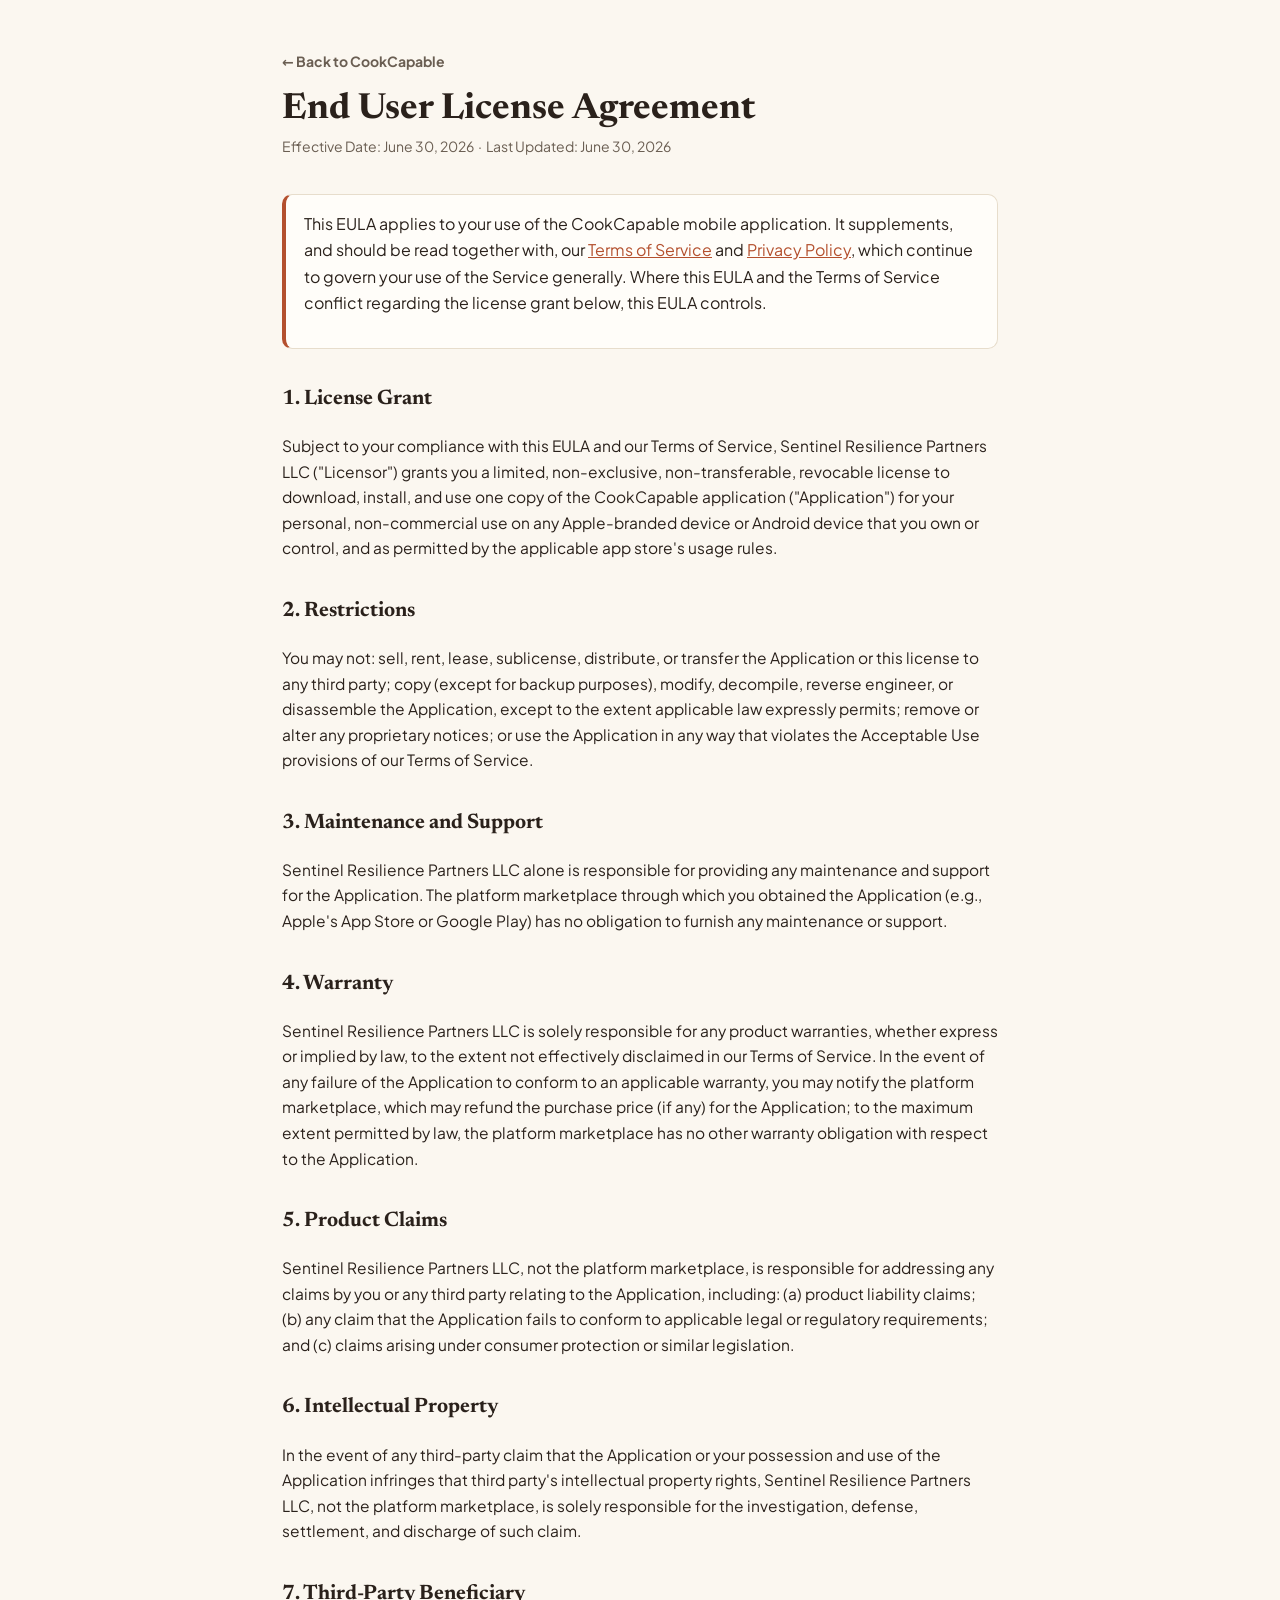
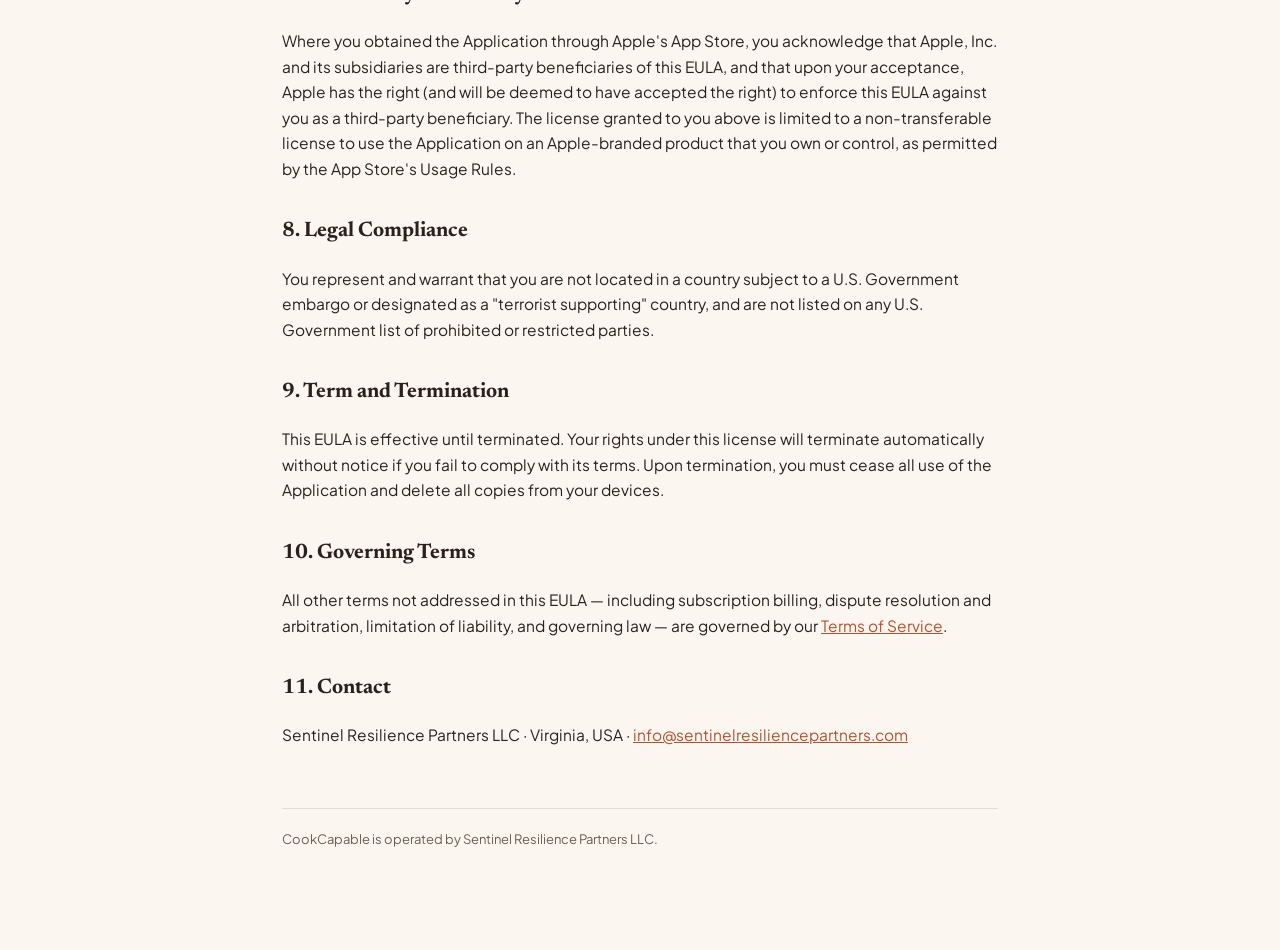
<file: legal/eula.html>
<!DOCTYPE html>
<html lang="en">
<head>
<meta charset="UTF-8" />
<meta name="viewport" content="width=device-width, initial-scale=1.0" />
<title>End User License Agreement — CookCapable</title>
<link href="../fonts/fonts.css" rel="stylesheet" />
<style>
:root{--cream:#FBF7F0;--paper:#FFFDF9;--ink:#2A211B;--ink-2:#6A5E52;--line:#E7DDCC;--terra:#B4502E;}
*{box-sizing:border-box}
body{margin:0;background:var(--cream);color:var(--ink);font-family:"Plus Jakarta Sans",system-ui,sans-serif;line-height:1.65}
.wrap{max-width:760px;margin:0 auto;padding:48px 22px 100px}
a{color:var(--terra)}
.back{display:inline-flex;align-items:center;gap:6px;color:var(--ink-2);font-weight:700;font-size:14px;text-decoration:none;margin-bottom:18px}
h1{font-family:"Newsreader",Georgia,serif;font-size:36px;margin:0 0 4px;line-height:1.1}
.meta{color:var(--ink-2);font-size:14px;margin-bottom:36px}
h2{font-family:"Newsreader",Georgia,serif;font-size:21px;margin:34px 0 10px;color:var(--ink)}
p,li{font-size:15.5px;color:var(--ink)}
ul{padding-left:22px}
.callout{background:var(--paper);border:1px solid var(--line);border-left:4px solid var(--terra);border-radius:10px;padding:16px 18px;margin:18px 0}
footer{margin-top:60px;padding-top:20px;border-top:1px solid var(--line);color:var(--ink-2);font-size:13px}
</style>
</head>
<body>
<div class="wrap">
<a class="back" href="../index.html">&larr; Back to CookCapable</a>
<h1>End User License Agreement</h1>
<div class="meta">Effective Date: June 30, 2026 &nbsp;·&nbsp; Last Updated: June 30, 2026</div>

<div class="callout">This EULA applies to your use of the CookCapable mobile application. It supplements, and should be read together with, our <a href="terms.html">Terms of Service</a> and <a href="privacy.html">Privacy Policy</a>, which continue to govern your use of the Service generally. Where this EULA and the Terms of Service conflict regarding the license grant below, this EULA controls.</p></div>

<h2>1. License Grant</h2>
<p>Subject to your compliance with this EULA and our Terms of Service, Sentinel Resilience Partners LLC ("Licensor") grants you a limited, non-exclusive, non-transferable, revocable license to download, install, and use one copy of the CookCapable application ("Application") for your personal, non-commercial use on any Apple-branded device or Android device that you own or control, and as permitted by the applicable app store's usage rules.</p>

<h2>2. Restrictions</h2>
<p>You may not: sell, rent, lease, sublicense, distribute, or transfer the Application or this license to any third party; copy (except for backup purposes), modify, decompile, reverse engineer, or disassemble the Application, except to the extent applicable law expressly permits; remove or alter any proprietary notices; or use the Application in any way that violates the Acceptable Use provisions of our Terms of Service.</p>

<h2>3. Maintenance and Support</h2>
<p>Sentinel Resilience Partners LLC alone is responsible for providing any maintenance and support for the Application. The platform marketplace through which you obtained the Application (e.g., Apple's App Store or Google Play) has no obligation to furnish any maintenance or support.</p>

<h2>4. Warranty</h2>
<p>Sentinel Resilience Partners LLC is solely responsible for any product warranties, whether express or implied by law, to the extent not effectively disclaimed in our Terms of Service. In the event of any failure of the Application to conform to an applicable warranty, you may notify the platform marketplace, which may refund the purchase price (if any) for the Application; to the maximum extent permitted by law, the platform marketplace has no other warranty obligation with respect to the Application.</p>

<h2>5. Product Claims</h2>
<p>Sentinel Resilience Partners LLC, not the platform marketplace, is responsible for addressing any claims by you or any third party relating to the Application, including: (a) product liability claims; (b) any claim that the Application fails to conform to applicable legal or regulatory requirements; and (c) claims arising under consumer protection or similar legislation.</p>

<h2>6. Intellectual Property</h2>
<p>In the event of any third-party claim that the Application or your possession and use of the Application infringes that third party's intellectual property rights, Sentinel Resilience Partners LLC, not the platform marketplace, is solely responsible for the investigation, defense, settlement, and discharge of such claim.</p>

<h2>7. Third-Party Beneficiary</h2>
<p>Where you obtained the Application through Apple's App Store, you acknowledge that Apple, Inc. and its subsidiaries are third-party beneficiaries of this EULA, and that upon your acceptance, Apple has the right (and will be deemed to have accepted the right) to enforce this EULA against you as a third-party beneficiary. The license granted to you above is limited to a non-transferable license to use the Application on an Apple-branded product that you own or control, as permitted by the App Store's Usage Rules.</p>

<h2>8. Legal Compliance</h2>
<p>You represent and warrant that you are not located in a country subject to a U.S. Government embargo or designated as a "terrorist supporting" country, and are not listed on any U.S. Government list of prohibited or restricted parties.</p>

<h2>9. Term and Termination</h2>
<p>This EULA is effective until terminated. Your rights under this license will terminate automatically without notice if you fail to comply with its terms. Upon termination, you must cease all use of the Application and delete all copies from your devices.</p>

<h2>10. Governing Terms</h2>
<p>All other terms not addressed in this EULA — including subscription billing, dispute resolution and arbitration, limitation of liability, and governing law — are governed by our <a href="terms.html">Terms of Service</a>.</p>

<h2>11. Contact</h2>
<p>Sentinel Resilience Partners LLC &middot; Virginia, USA &middot; <a href="mailto:info@sentinelresiliencepartners.com">info@sentinelresiliencepartners.com</a></p>

<footer>CookCapable is operated by Sentinel Resilience Partners LLC.</footer>
</div>
</body>
</html>
</file>
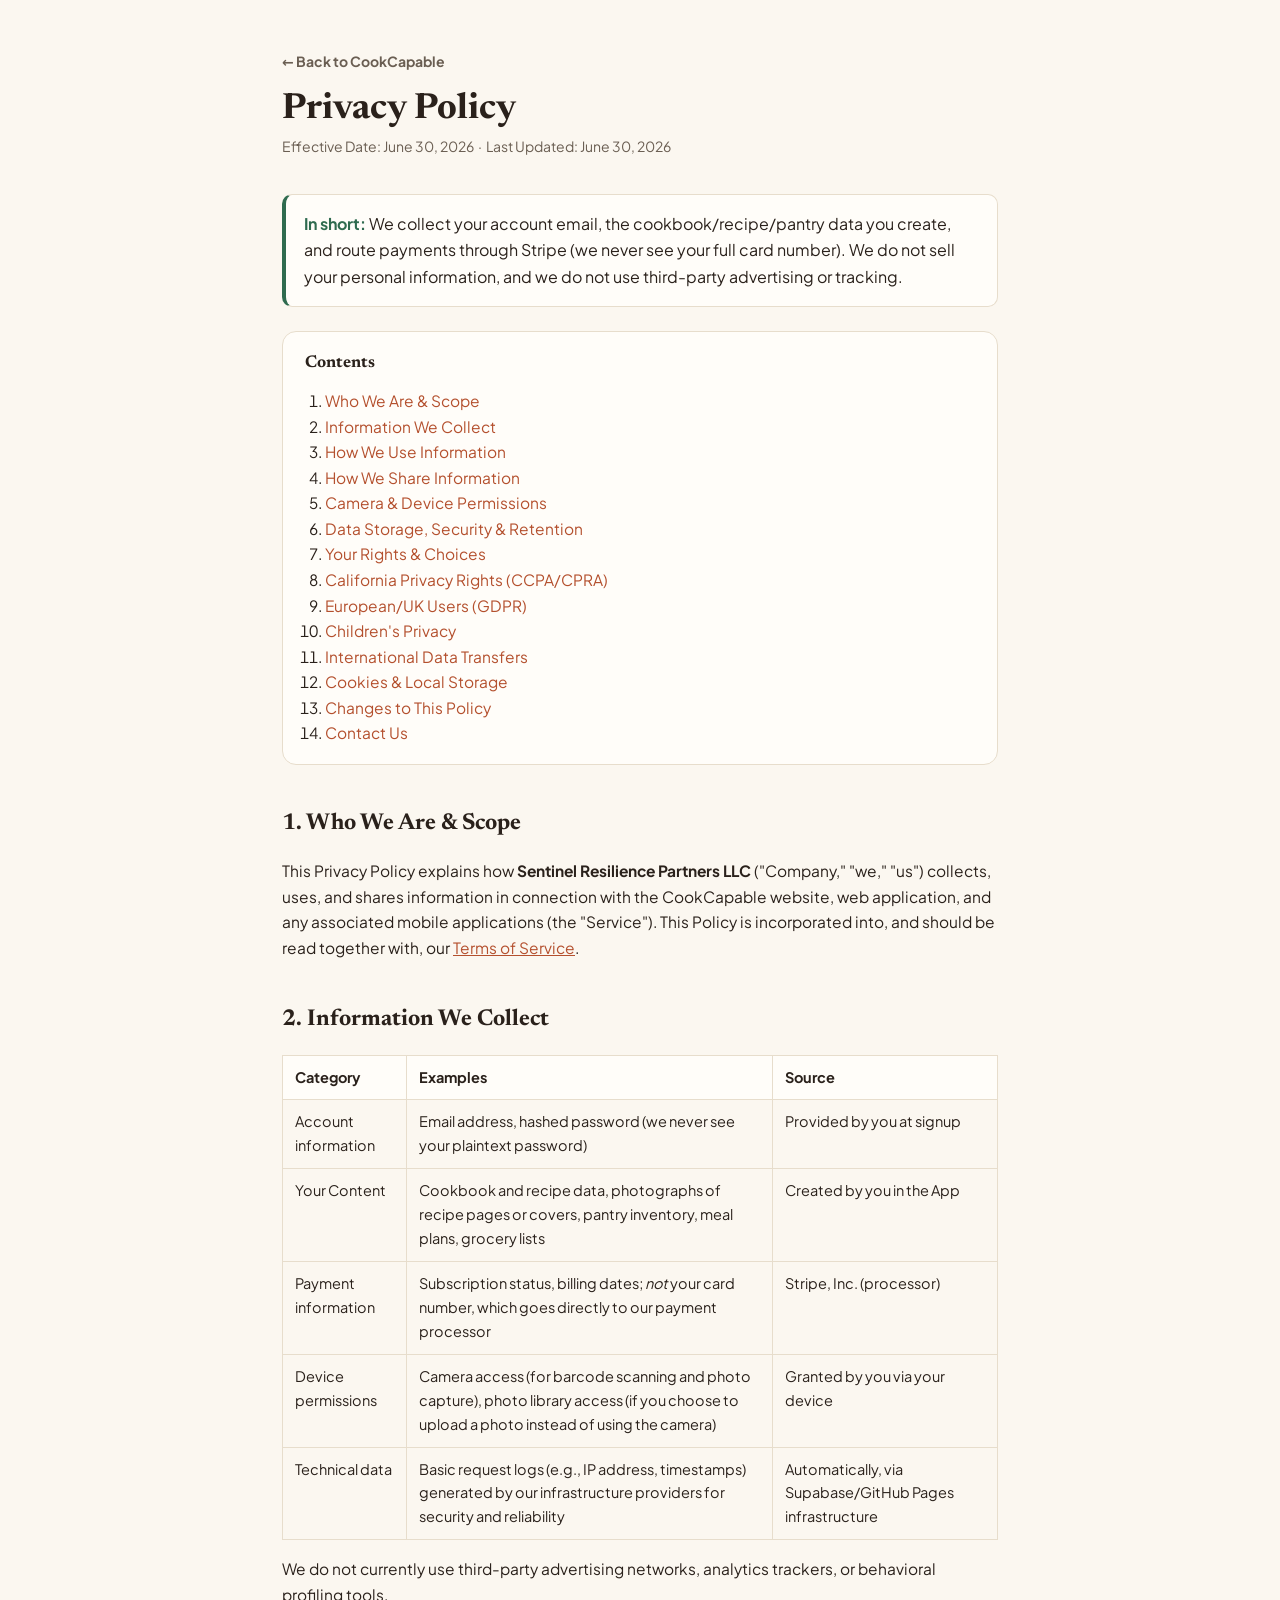
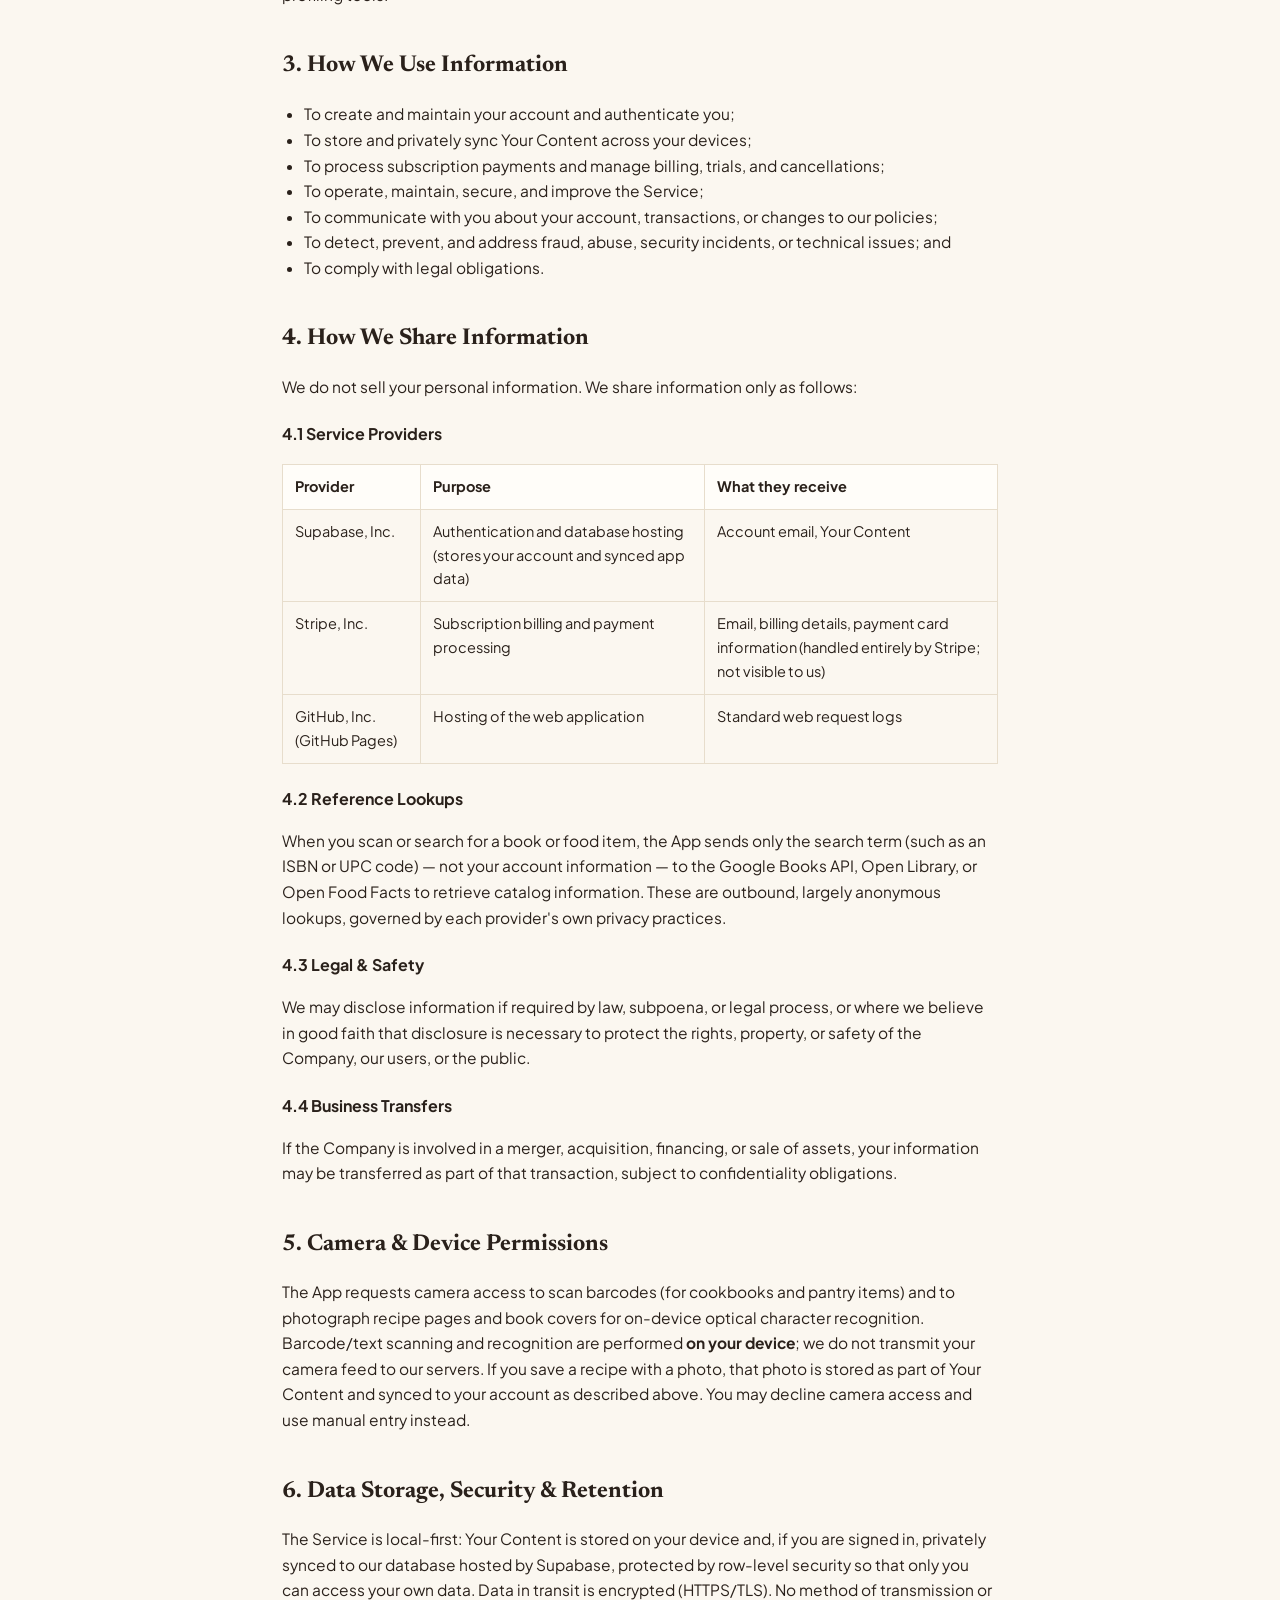
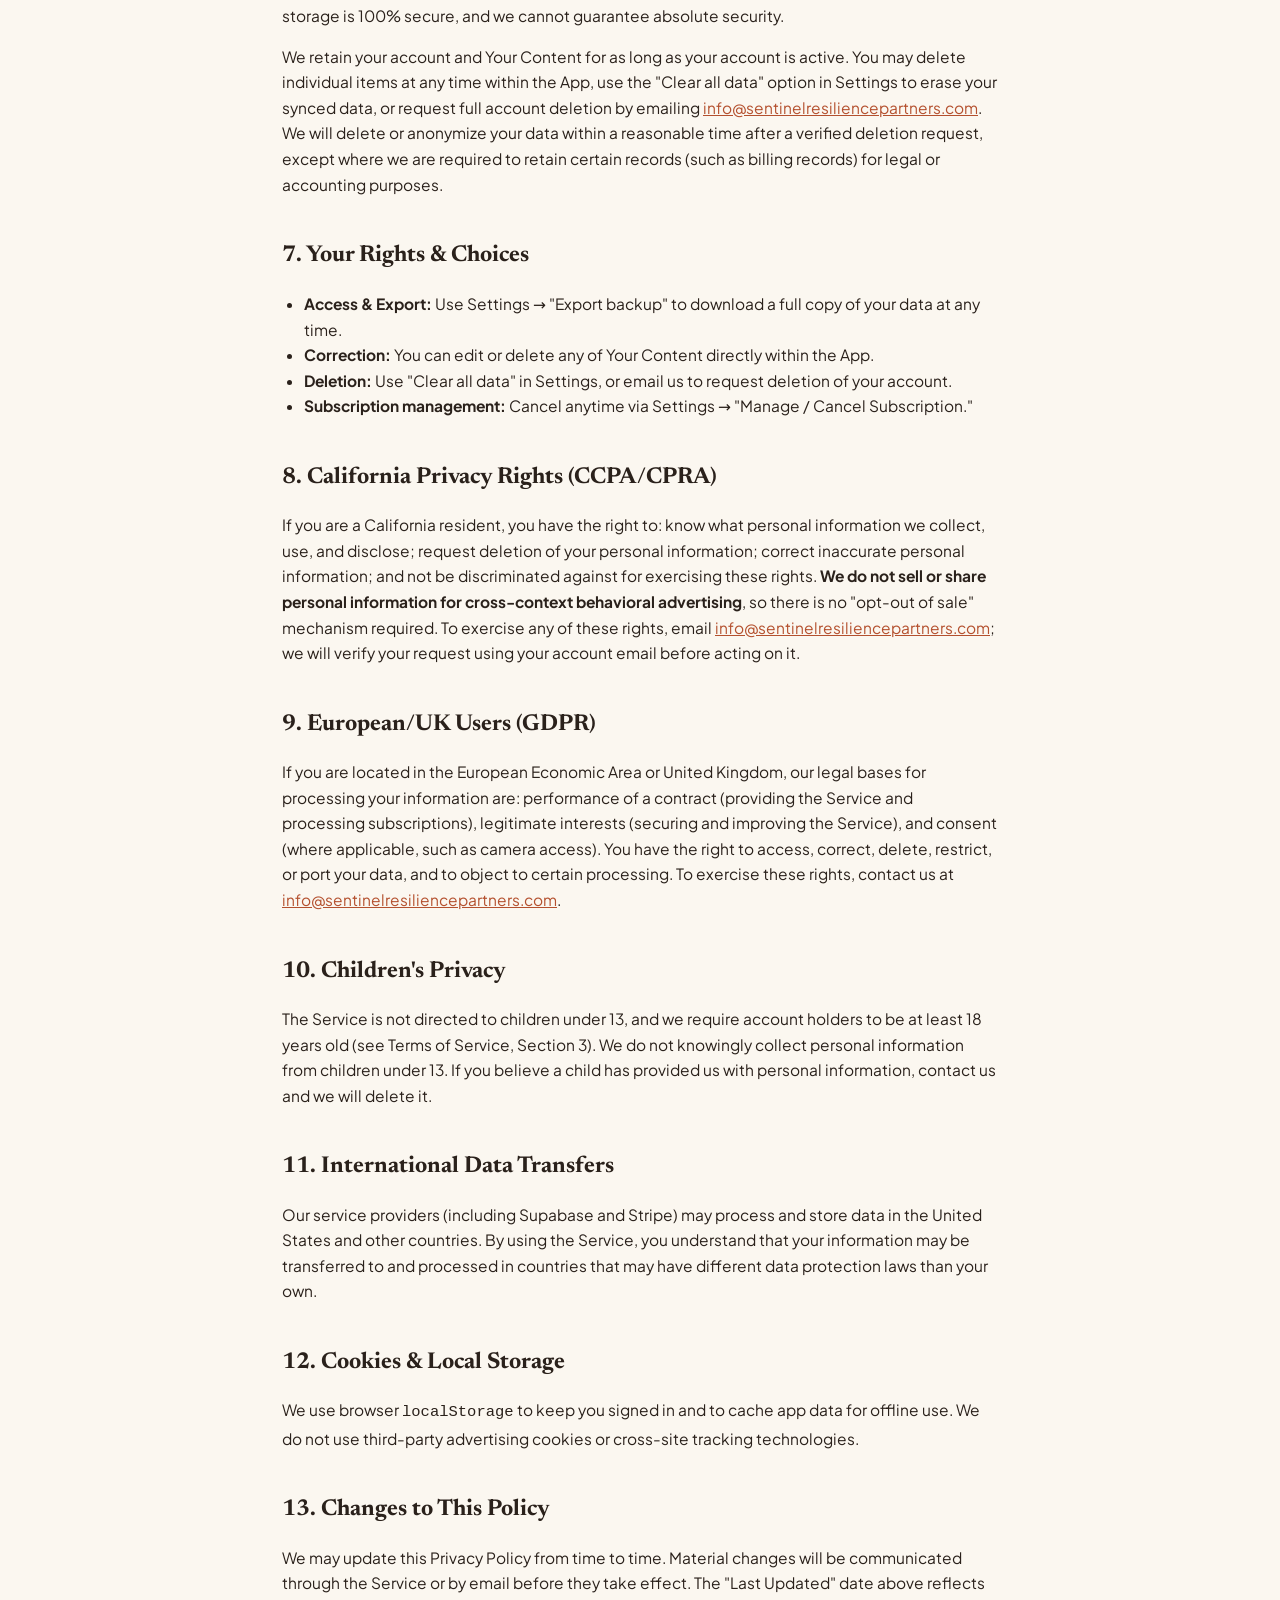
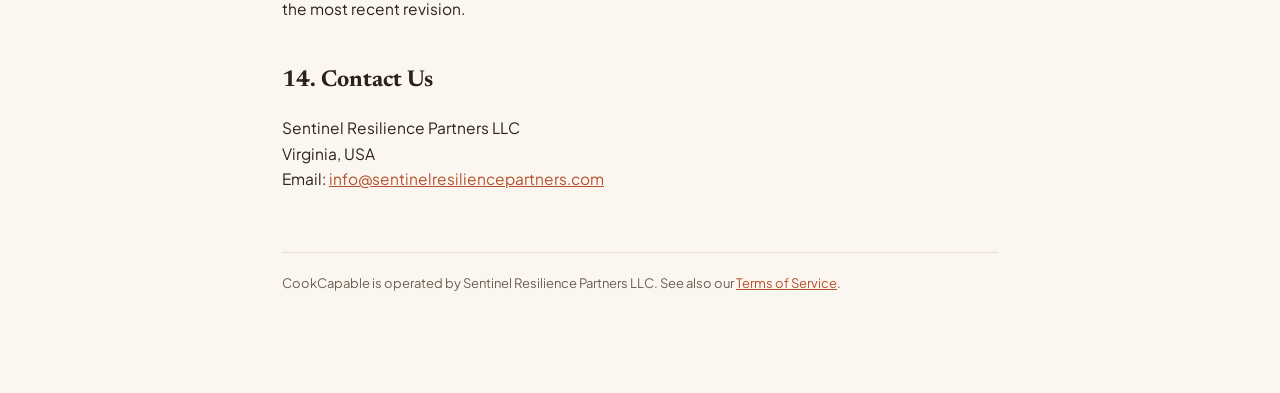
<file: legal/privacy.html>
<!DOCTYPE html>
<html lang="en">
<head>
<meta charset="UTF-8" />
<meta name="viewport" content="width=device-width, initial-scale=1.0" />
<title>Privacy Policy — CookCapable</title>
<link href="../fonts/fonts.css" rel="stylesheet" />
<style>
:root{--cream:#FBF7F0;--paper:#FFFDF9;--ink:#2A211B;--ink-2:#6A5E52;--line:#E7DDCC;--terra:#B4502E;--herb:#2F6B4F;}
*{box-sizing:border-box}
body{margin:0;background:var(--cream);color:var(--ink);font-family:"Plus Jakarta Sans",system-ui,sans-serif;line-height:1.65}
.wrap{max-width:760px;margin:0 auto;padding:48px 22px 100px}
a{color:var(--terra)}
.back{display:inline-flex;align-items:center;gap:6px;color:var(--ink-2);font-weight:700;font-size:14px;text-decoration:none;margin-bottom:18px}
h1{font-family:"Newsreader",Georgia,serif;font-size:36px;margin:0 0 4px;line-height:1.1}
.meta{color:var(--ink-2);font-size:14px;margin-bottom:36px}
h2{font-family:"Newsreader",Georgia,serif;font-size:23px;margin:40px 0 12px;color:var(--ink)}
h3{font-size:16px;margin:22px 0 8px}
p,li{font-size:15.5px;color:var(--ink)}
ul,ol{padding-left:22px}
table{width:100%;border-collapse:collapse;margin:16px 0;font-size:14.5px}
th,td{text-align:left;padding:10px 12px;border:1px solid var(--line);vertical-align:top}
th{background:var(--paper);font-weight:700}
.callout{background:var(--paper);border:1px solid var(--line);border-left:4px solid var(--herb);border-radius:10px;padding:16px 18px;margin:18px 0}
.callout b{color:var(--herb)}
.toc{background:var(--paper);border:1px solid var(--line);border-radius:14px;padding:18px 22px;margin:24px 0}
.toc h2{margin:0 0 10px;font-size:17px}
.toc ol{margin:0;padding-left:20px}
.toc a{text-decoration:none}
footer{margin-top:60px;padding-top:20px;border-top:1px solid var(--line);color:var(--ink-2);font-size:13px}
</style>
</head>
<body>
<div class="wrap">
<a class="back" href="../index.html">&larr; Back to CookCapable</a>
<h1>Privacy Policy</h1>
<div class="meta">Effective Date: June 30, 2026 &nbsp;·&nbsp; Last Updated: June 30, 2026</div>

<div class="callout"><b>In short:</b> We collect your account email, the cookbook/recipe/pantry data you create, and route payments through Stripe (we never see your full card number). We do not sell your personal information, and we do not use third-party advertising or tracking.</div>

<div class="toc">
<h2>Contents</h2>
<ol>
<li><a href="#p1">Who We Are &amp; Scope</a></li>
<li><a href="#p2">Information We Collect</a></li>
<li><a href="#p3">How We Use Information</a></li>
<li><a href="#p4">How We Share Information</a></li>
<li><a href="#p5">Camera &amp; Device Permissions</a></li>
<li><a href="#p6">Data Storage, Security &amp; Retention</a></li>
<li><a href="#p7">Your Rights &amp; Choices</a></li>
<li><a href="#p8">California Privacy Rights (CCPA/CPRA)</a></li>
<li><a href="#p9">European/UK Users (GDPR)</a></li>
<li><a href="#p10">Children's Privacy</a></li>
<li><a href="#p11">International Data Transfers</a></li>
<li><a href="#p12">Cookies &amp; Local Storage</a></li>
<li><a href="#p13">Changes to This Policy</a></li>
<li><a href="#p14">Contact Us</a></li>
</ol>
</div>

<h2 id="p1">1. Who We Are &amp; Scope</h2>
<p>This Privacy Policy explains how <b>Sentinel Resilience Partners LLC</b> ("Company," "we," "us") collects, uses, and shares information in connection with the CookCapable website, web application, and any associated mobile applications (the "Service"). This Policy is incorporated into, and should be read together with, our <a href="terms.html">Terms of Service</a>.</p>

<h2 id="p2">2. Information We Collect</h2>
<table>
<tr><th>Category</th><th>Examples</th><th>Source</th></tr>
<tr><td>Account information</td><td>Email address, hashed password (we never see your plaintext password)</td><td>Provided by you at signup</td></tr>
<tr><td>Your Content</td><td>Cookbook and recipe data, photographs of recipe pages or covers, pantry inventory, meal plans, grocery lists</td><td>Created by you in the App</td></tr>
<tr><td>Payment information</td><td>Subscription status, billing dates; <i>not</i> your card number, which goes directly to our payment processor</td><td>Stripe, Inc. (processor)</td></tr>
<tr><td>Device permissions</td><td>Camera access (for barcode scanning and photo capture), photo library access (if you choose to upload a photo instead of using the camera)</td><td>Granted by you via your device</td></tr>
<tr><td>Technical data</td><td>Basic request logs (e.g., IP address, timestamps) generated by our infrastructure providers for security and reliability</td><td>Automatically, via Supabase/GitHub Pages infrastructure</td></tr>
</table>
<p>We do not currently use third-party advertising networks, analytics trackers, or behavioral profiling tools.</p>

<h2 id="p3">3. How We Use Information</h2>
<ul>
<li>To create and maintain your account and authenticate you;</li>
<li>To store and privately sync Your Content across your devices;</li>
<li>To process subscription payments and manage billing, trials, and cancellations;</li>
<li>To operate, maintain, secure, and improve the Service;</li>
<li>To communicate with you about your account, transactions, or changes to our policies;</li>
<li>To detect, prevent, and address fraud, abuse, security incidents, or technical issues; and</li>
<li>To comply with legal obligations.</li>
</ul>

<h2 id="p4">4. How We Share Information</h2>
<p>We do not sell your personal information. We share information only as follows:</p>
<h3>4.1 Service Providers</h3>
<table>
<tr><th>Provider</th><th>Purpose</th><th>What they receive</th></tr>
<tr><td>Supabase, Inc.</td><td>Authentication and database hosting (stores your account and synced app data)</td><td>Account email, Your Content</td></tr>
<tr><td>Stripe, Inc.</td><td>Subscription billing and payment processing</td><td>Email, billing details, payment card information (handled entirely by Stripe; not visible to us)</td></tr>
<tr><td>GitHub, Inc. (GitHub Pages)</td><td>Hosting of the web application</td><td>Standard web request logs</td></tr>
</table>
<h3>4.2 Reference Lookups</h3>
<p>When you scan or search for a book or food item, the App sends only the search term (such as an ISBN or UPC code) — not your account information — to the Google Books API, Open Library, or Open Food Facts to retrieve catalog information. These are outbound, largely anonymous lookups, governed by each provider's own privacy practices.</p>
<h3>4.3 Legal &amp; Safety</h3>
<p>We may disclose information if required by law, subpoena, or legal process, or where we believe in good faith that disclosure is necessary to protect the rights, property, or safety of the Company, our users, or the public.</p>
<h3>4.4 Business Transfers</h3>
<p>If the Company is involved in a merger, acquisition, financing, or sale of assets, your information may be transferred as part of that transaction, subject to confidentiality obligations.</p>

<h2 id="p5">5. Camera &amp; Device Permissions</h2>
<p>The App requests camera access to scan barcodes (for cookbooks and pantry items) and to photograph recipe pages and book covers for on-device optical character recognition. Barcode/text scanning and recognition are performed <b>on your device</b>; we do not transmit your camera feed to our servers. If you save a recipe with a photo, that photo is stored as part of Your Content and synced to your account as described above. You may decline camera access and use manual entry instead.</p>

<h2 id="p6">6. Data Storage, Security &amp; Retention</h2>
<p>The Service is local-first: Your Content is stored on your device and, if you are signed in, privately synced to our database hosted by Supabase, protected by row-level security so that only you can access your own data. Data in transit is encrypted (HTTPS/TLS). No method of transmission or storage is 100% secure, and we cannot guarantee absolute security.</p>
<p>We retain your account and Your Content for as long as your account is active. You may delete individual items at any time within the App, use the "Clear all data" option in Settings to erase your synced data, or request full account deletion by emailing <a href="mailto:info@sentinelresiliencepartners.com">info@sentinelresiliencepartners.com</a>. We will delete or anonymize your data within a reasonable time after a verified deletion request, except where we are required to retain certain records (such as billing records) for legal or accounting purposes.</p>

<h2 id="p7">7. Your Rights &amp; Choices</h2>
<ul>
<li><b>Access &amp; Export:</b> Use Settings &rarr; "Export backup" to download a full copy of your data at any time.</li>
<li><b>Correction:</b> You can edit or delete any of Your Content directly within the App.</li>
<li><b>Deletion:</b> Use "Clear all data" in Settings, or email us to request deletion of your account.</li>
<li><b>Subscription management:</b> Cancel anytime via Settings &rarr; "Manage / Cancel Subscription."</li>
</ul>

<h2 id="p8">8. California Privacy Rights (CCPA/CPRA)</h2>
<p>If you are a California resident, you have the right to: know what personal information we collect, use, and disclose; request deletion of your personal information; correct inaccurate personal information; and not be discriminated against for exercising these rights. <b>We do not sell or share personal information for cross-context behavioral advertising</b>, so there is no "opt-out of sale" mechanism required. To exercise any of these rights, email <a href="mailto:info@sentinelresiliencepartners.com">info@sentinelresiliencepartners.com</a>; we will verify your request using your account email before acting on it.</p>

<h2 id="p9">9. European/UK Users (GDPR)</h2>
<p>If you are located in the European Economic Area or United Kingdom, our legal bases for processing your information are: performance of a contract (providing the Service and processing subscriptions), legitimate interests (securing and improving the Service), and consent (where applicable, such as camera access). You have the right to access, correct, delete, restrict, or port your data, and to object to certain processing. To exercise these rights, contact us at <a href="mailto:info@sentinelresiliencepartners.com">info@sentinelresiliencepartners.com</a>.</p>

<h2 id="p10">10. Children's Privacy</h2>
<p>The Service is not directed to children under 13, and we require account holders to be at least 18 years old (see Terms of Service, Section 3). We do not knowingly collect personal information from children under 13. If you believe a child has provided us with personal information, contact us and we will delete it.</p>

<h2 id="p11">11. International Data Transfers</h2>
<p>Our service providers (including Supabase and Stripe) may process and store data in the United States and other countries. By using the Service, you understand that your information may be transferred to and processed in countries that may have different data protection laws than your own.</p>

<h2 id="p12">12. Cookies &amp; Local Storage</h2>
<p>We use browser <code>localStorage</code> to keep you signed in and to cache app data for offline use. We do not use third-party advertising cookies or cross-site tracking technologies.</p>

<h2 id="p13">13. Changes to This Policy</h2>
<p>We may update this Privacy Policy from time to time. Material changes will be communicated through the Service or by email before they take effect. The "Last Updated" date above reflects the most recent revision.</p>

<h2 id="p14">14. Contact Us</h2>
<p>Sentinel Resilience Partners LLC<br/>Virginia, USA<br/>Email: <a href="mailto:info@sentinelresiliencepartners.com">info@sentinelresiliencepartners.com</a></p>

<footer>CookCapable is operated by Sentinel Resilience Partners LLC. See also our <a href="terms.html">Terms of Service</a>.</footer>
</div>
</body>
</html>
</file>
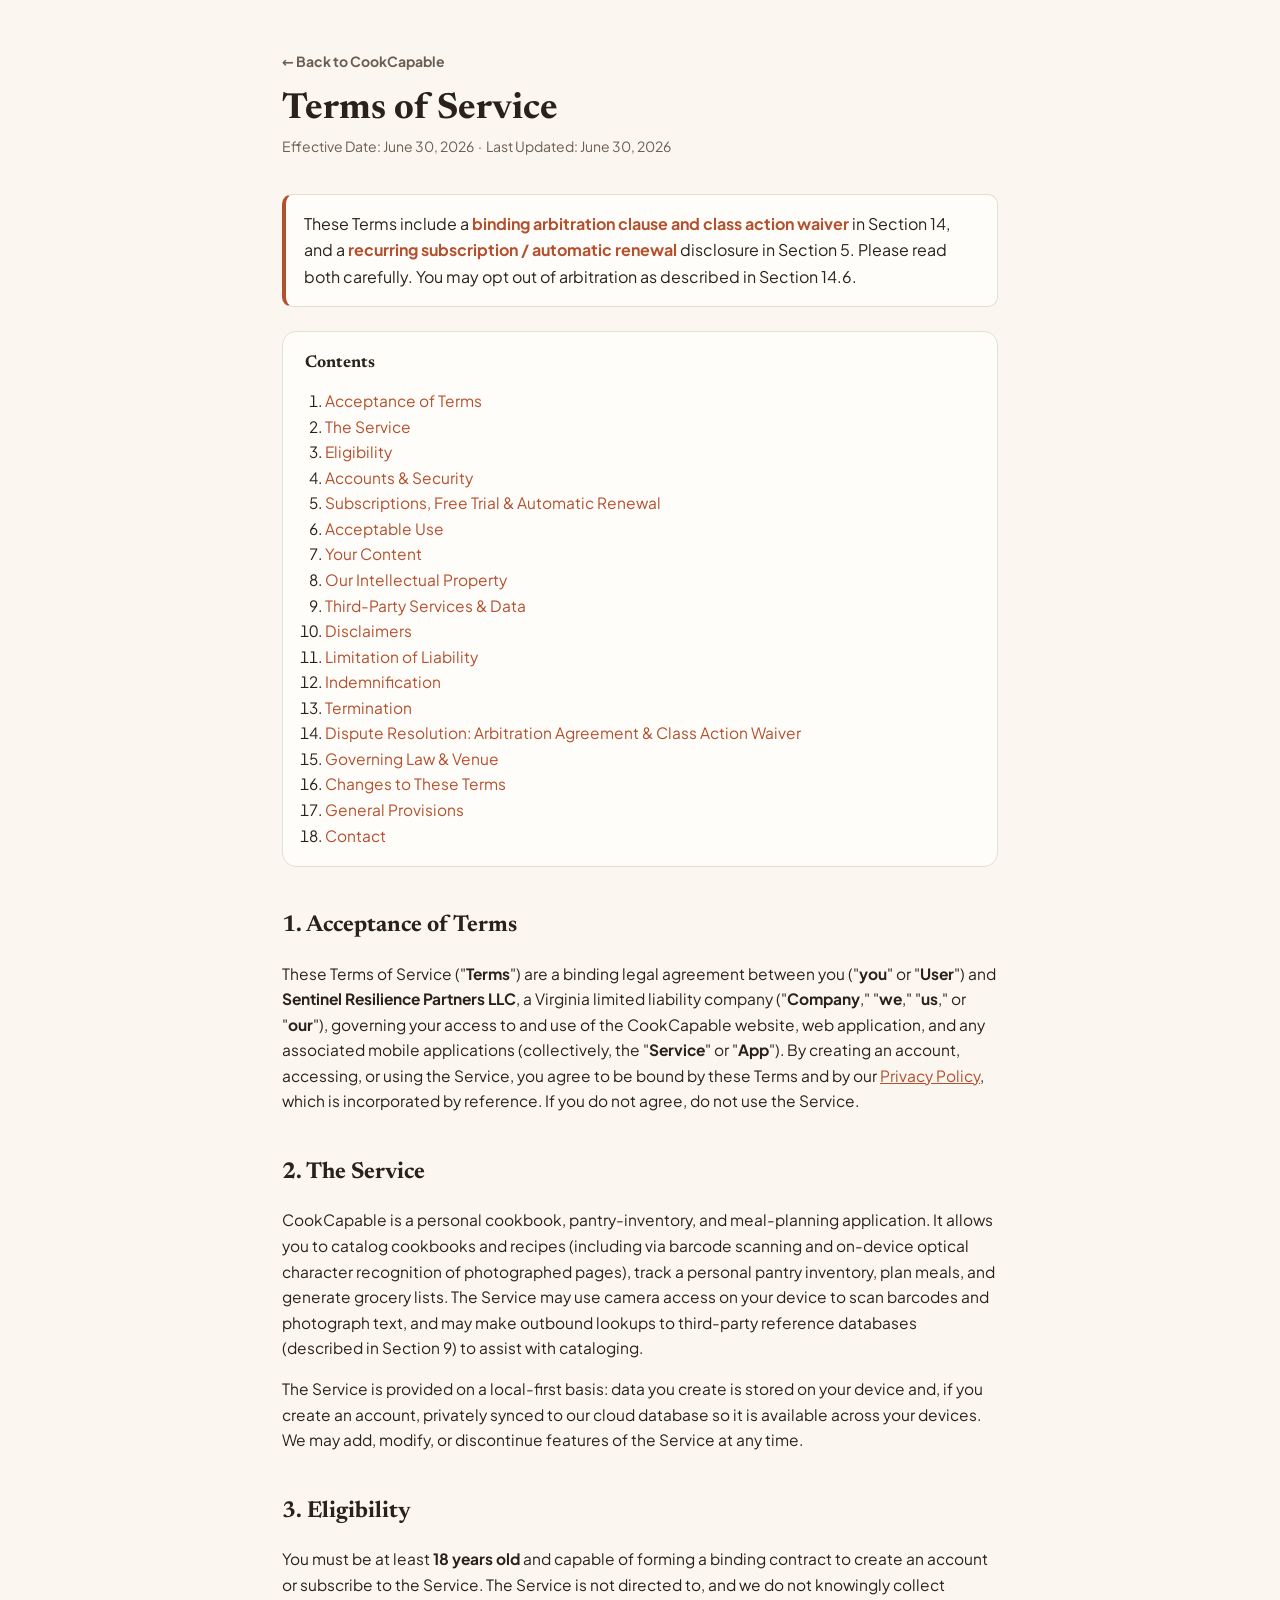
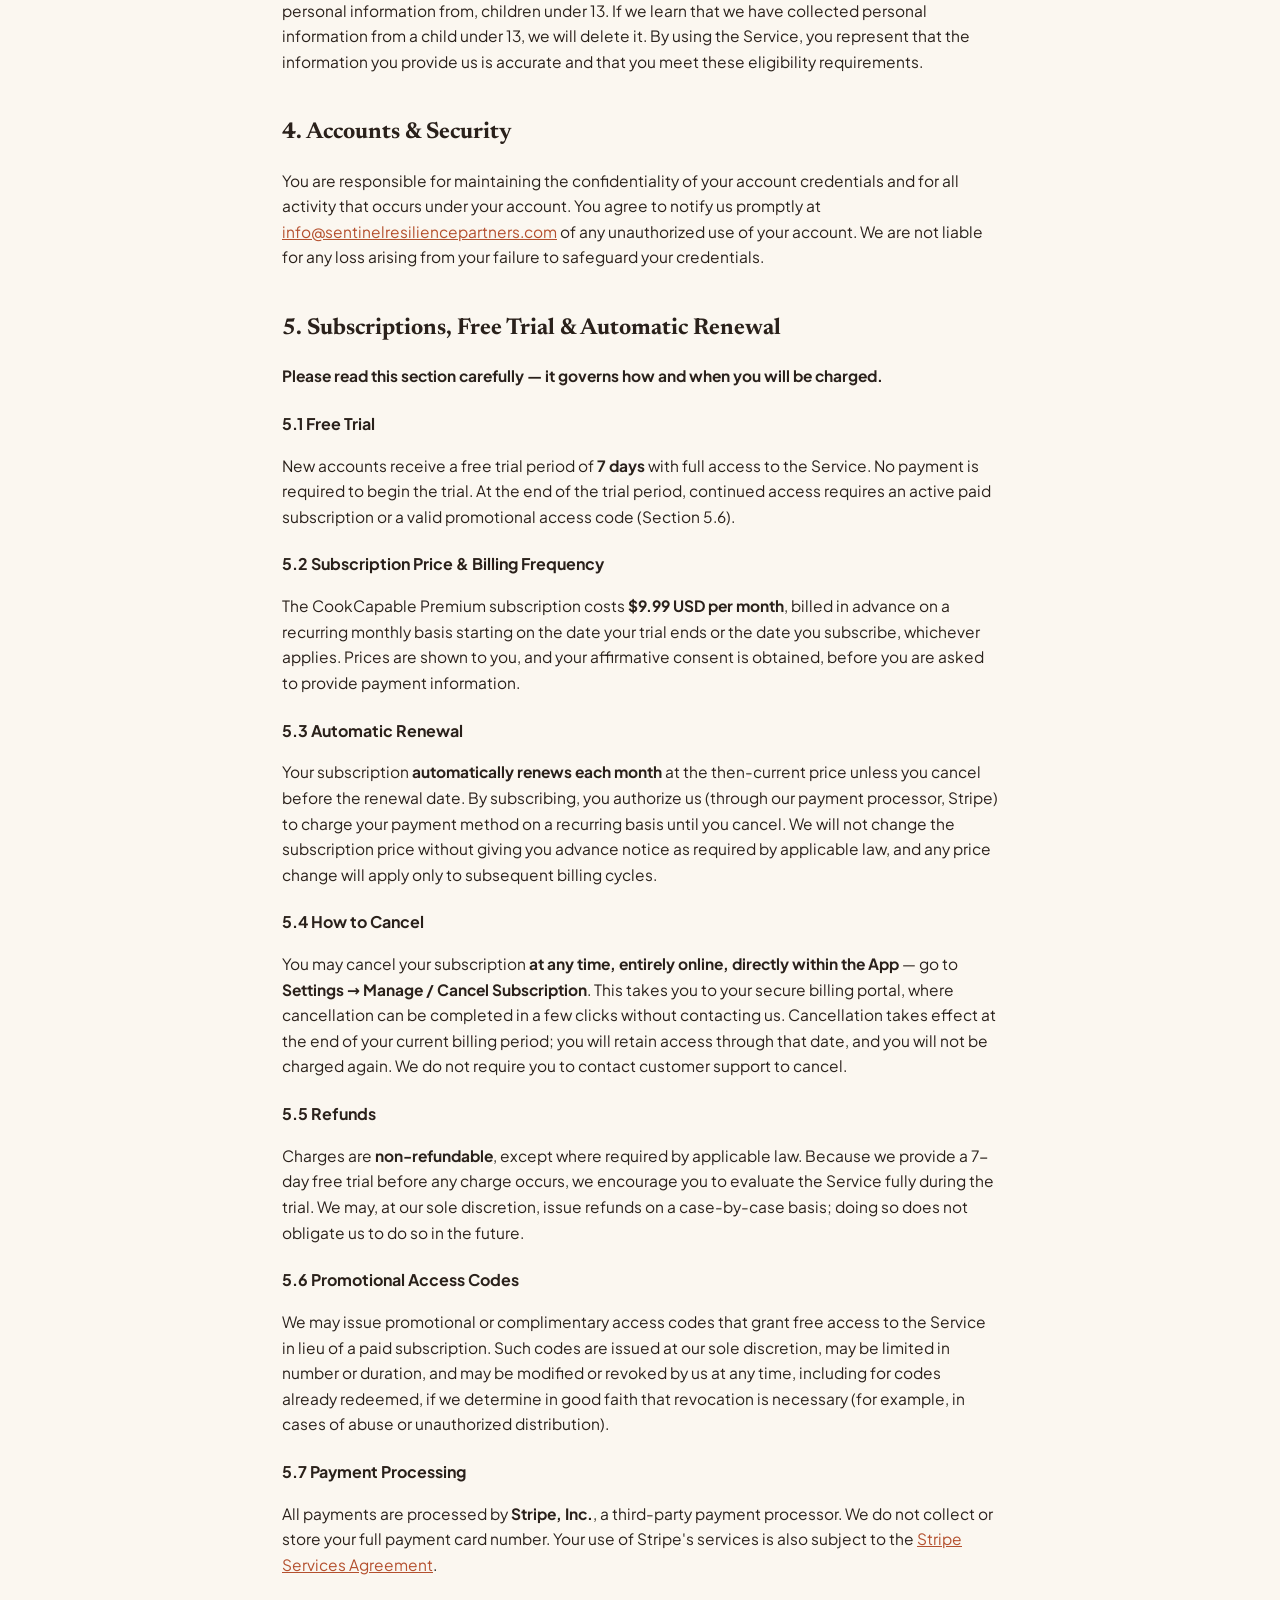
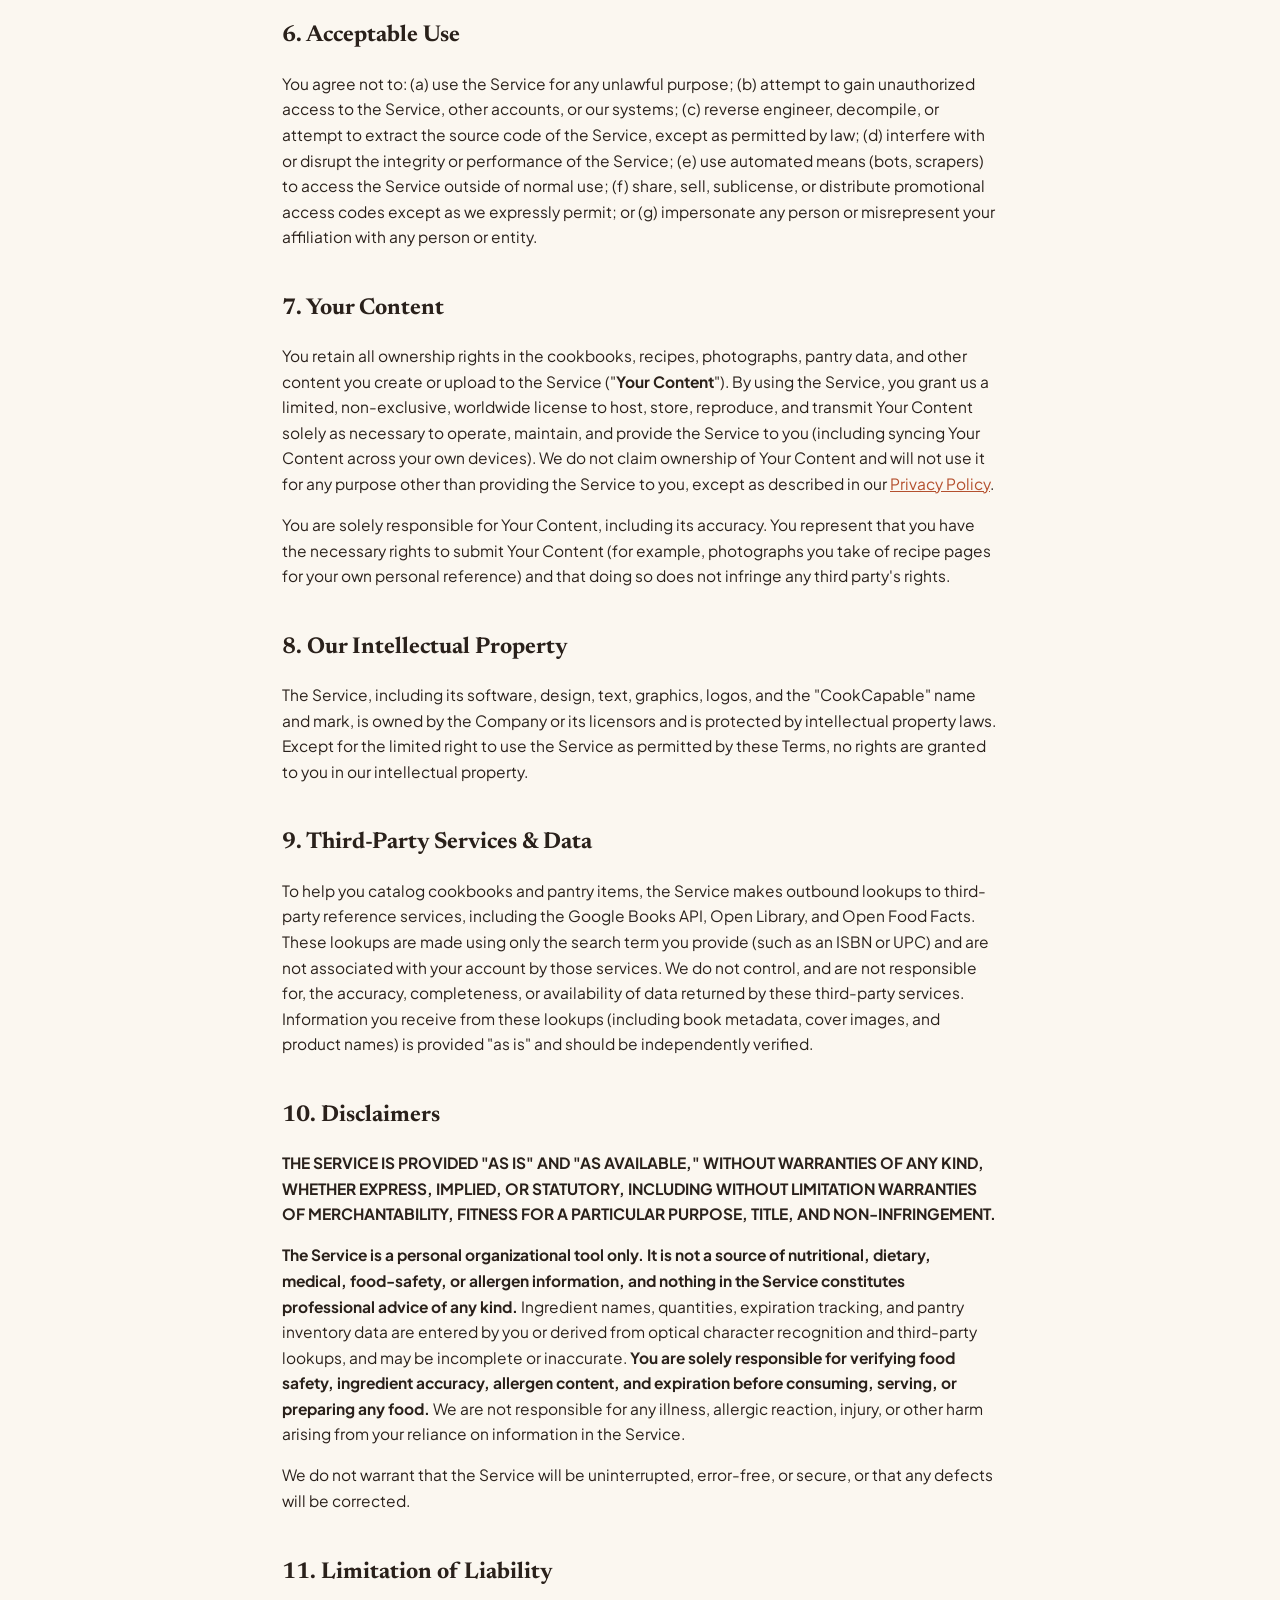
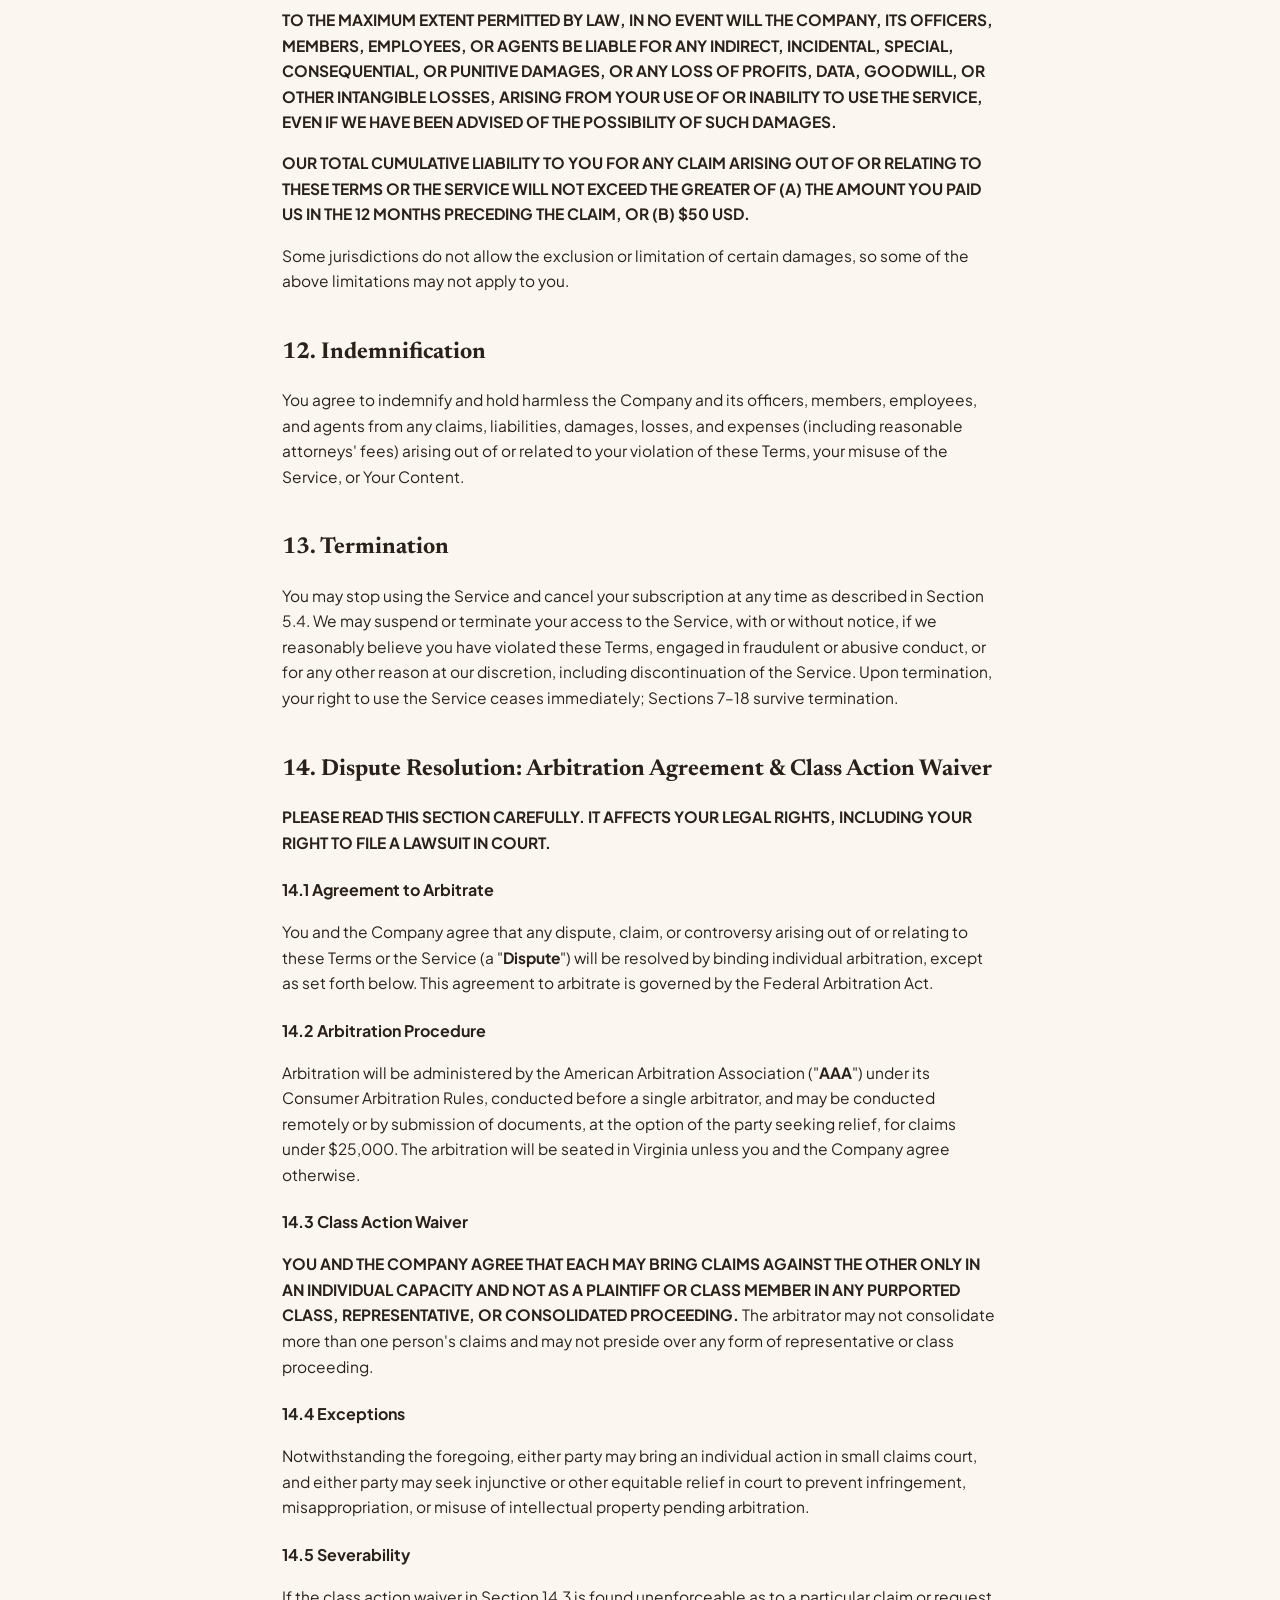
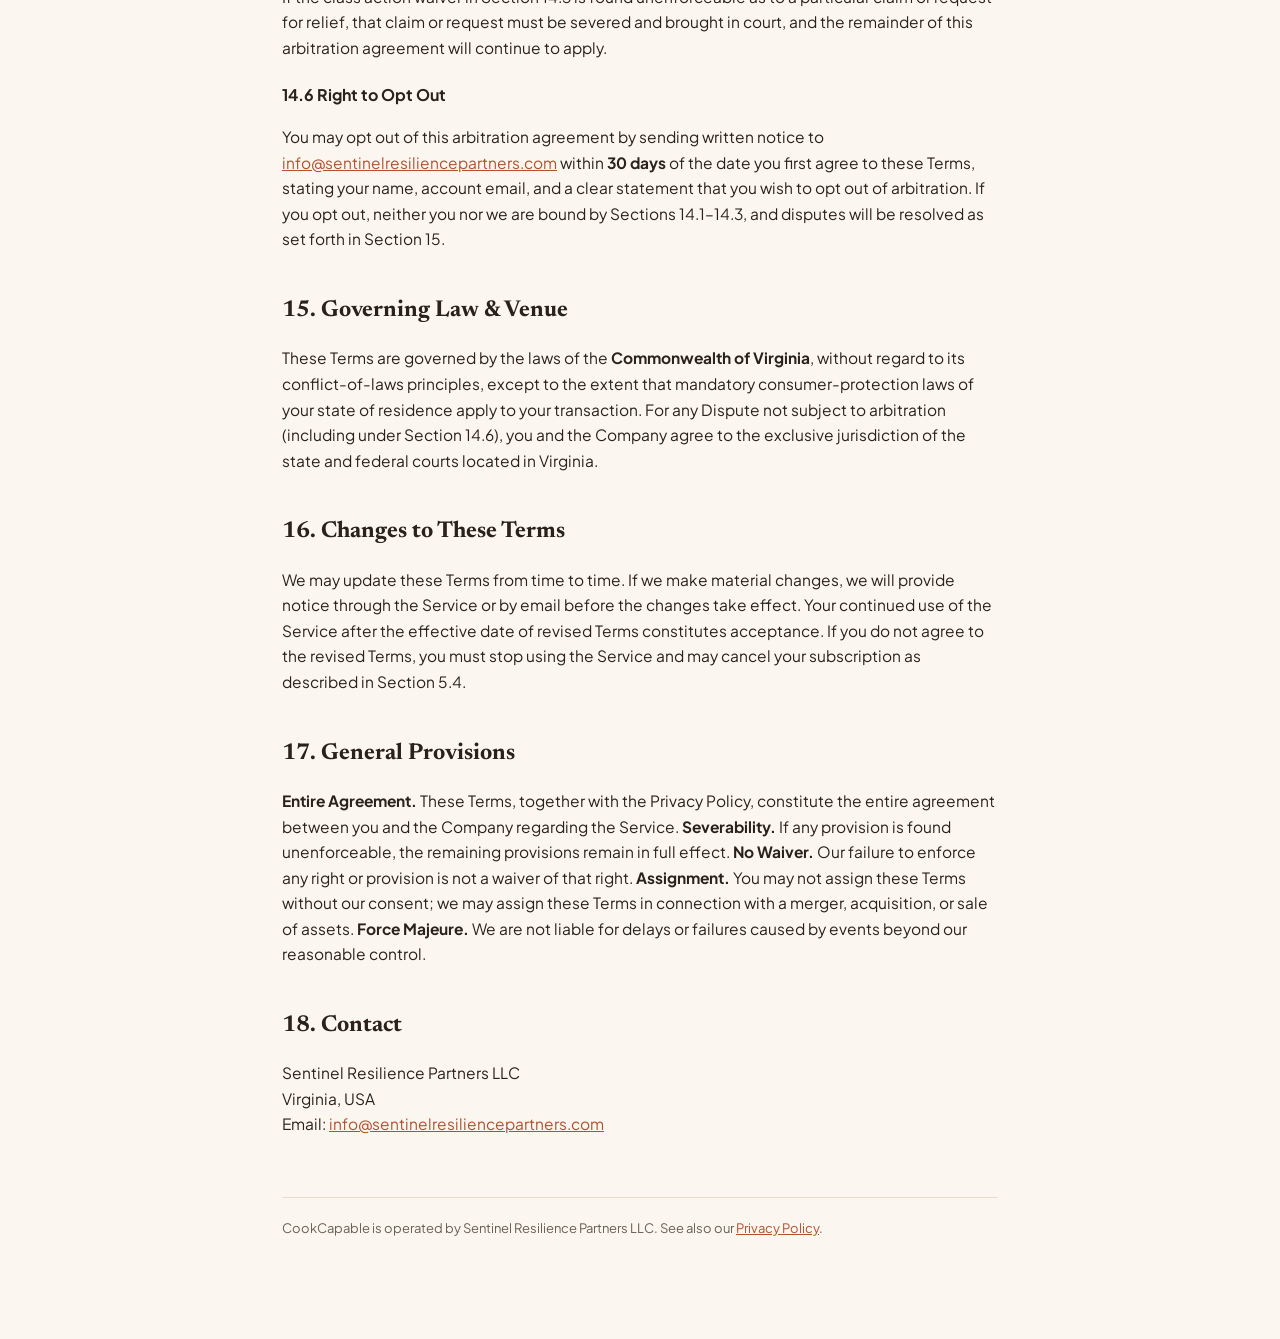
<file: legal/terms.html>
<!DOCTYPE html>
<html lang="en">
<head>
<meta charset="UTF-8" />
<meta name="viewport" content="width=device-width, initial-scale=1.0" />
<title>Terms of Service — CookCapable</title>
<link href="../fonts/fonts.css" rel="stylesheet" />
<style>
:root{--cream:#FBF7F0;--paper:#FFFDF9;--ink:#2A211B;--ink-2:#6A5E52;--line:#E7DDCC;--terra:#B4502E;--herb:#2F6B4F;}
*{box-sizing:border-box}
body{margin:0;background:var(--cream);color:var(--ink);font-family:"Plus Jakarta Sans",system-ui,sans-serif;line-height:1.65}
.wrap{max-width:760px;margin:0 auto;padding:48px 22px 100px}
a{color:var(--terra)}
.back{display:inline-flex;align-items:center;gap:6px;color:var(--ink-2);font-weight:700;font-size:14px;text-decoration:none;margin-bottom:18px}
h1{font-family:"Newsreader",Georgia,serif;font-size:36px;margin:0 0 4px;line-height:1.1}
.meta{color:var(--ink-2);font-size:14px;margin-bottom:36px}
h2{font-family:"Newsreader",Georgia,serif;font-size:23px;margin:40px 0 12px;color:var(--ink)}
h3{font-size:16px;margin:22px 0 8px}
p,li{font-size:15.5px;color:var(--ink)}
ul,ol{padding-left:22px}
.callout{background:var(--paper);border:1px solid var(--line);border-left:4px solid var(--terra);border-radius:10px;padding:16px 18px;margin:18px 0}
.callout b{color:var(--terra)}
.toc{background:var(--paper);border:1px solid var(--line);border-radius:14px;padding:18px 22px;margin:24px 0}
.toc h2{margin:0 0 10px;font-size:17px}
.toc ol{margin:0;padding-left:20px}
.toc a{text-decoration:none}
footer{margin-top:60px;padding-top:20px;border-top:1px solid var(--line);color:var(--ink-2);font-size:13px}
</style>
</head>
<body>
<div class="wrap">
<a class="back" href="../index.html">&larr; Back to CookCapable</a>
<h1>Terms of Service</h1>
<div class="meta">Effective Date: June 30, 2026 &nbsp;·&nbsp; Last Updated: June 30, 2026</div>

<div class="callout">These Terms include a <b>binding arbitration clause and class action waiver</b> in Section 14, and a <b>recurring subscription / automatic renewal</b> disclosure in Section 5. Please read both carefully. You may opt out of arbitration as described in Section 14.6.</div>

<div class="toc">
<h2>Contents</h2>
<ol>
<li><a href="#s1">Acceptance of Terms</a></li>
<li><a href="#s2">The Service</a></li>
<li><a href="#s3">Eligibility</a></li>
<li><a href="#s4">Accounts &amp; Security</a></li>
<li><a href="#s5">Subscriptions, Free Trial &amp; Automatic Renewal</a></li>
<li><a href="#s6">Acceptable Use</a></li>
<li><a href="#s7">Your Content</a></li>
<li><a href="#s8">Our Intellectual Property</a></li>
<li><a href="#s9">Third-Party Services &amp; Data</a></li>
<li><a href="#s10">Disclaimers</a></li>
<li><a href="#s11">Limitation of Liability</a></li>
<li><a href="#s12">Indemnification</a></li>
<li><a href="#s13">Termination</a></li>
<li><a href="#s14">Dispute Resolution: Arbitration Agreement &amp; Class Action Waiver</a></li>
<li><a href="#s15">Governing Law &amp; Venue</a></li>
<li><a href="#s16">Changes to These Terms</a></li>
<li><a href="#s17">General Provisions</a></li>
<li><a href="#s18">Contact</a></li>
</ol>
</div>

<h2 id="s1">1. Acceptance of Terms</h2>
<p>These Terms of Service ("<b>Terms</b>") are a binding legal agreement between you ("<b>you</b>" or "<b>User</b>") and <b>Sentinel Resilience Partners LLC</b>, a Virginia limited liability company ("<b>Company</b>," "<b>we</b>," "<b>us</b>," or "<b>our</b>"), governing your access to and use of the CookCapable website, web application, and any associated mobile applications (collectively, the "<b>Service</b>" or "<b>App</b>"). By creating an account, accessing, or using the Service, you agree to be bound by these Terms and by our <a href="privacy.html">Privacy Policy</a>, which is incorporated by reference. If you do not agree, do not use the Service.</p>

<h2 id="s2">2. The Service</h2>
<p>CookCapable is a personal cookbook, pantry-inventory, and meal-planning application. It allows you to catalog cookbooks and recipes (including via barcode scanning and on-device optical character recognition of photographed pages), track a personal pantry inventory, plan meals, and generate grocery lists. The Service may use camera access on your device to scan barcodes and photograph text, and may make outbound lookups to third-party reference databases (described in Section 9) to assist with cataloging.</p>
<p>The Service is provided on a local-first basis: data you create is stored on your device and, if you create an account, privately synced to our cloud database so it is available across your devices. We may add, modify, or discontinue features of the Service at any time.</p>

<h2 id="s3">3. Eligibility</h2>
<p>You must be at least <b>18 years old</b> and capable of forming a binding contract to create an account or subscribe to the Service. The Service is not directed to, and we do not knowingly collect personal information from, children under 13. If we learn that we have collected personal information from a child under 13, we will delete it. By using the Service, you represent that the information you provide us is accurate and that you meet these eligibility requirements.</p>

<h2 id="s4">4. Accounts &amp; Security</h2>
<p>You are responsible for maintaining the confidentiality of your account credentials and for all activity that occurs under your account. You agree to notify us promptly at <a href="mailto:info@sentinelresiliencepartners.com">info@sentinelresiliencepartners.com</a> of any unauthorized use of your account. We are not liable for any loss arising from your failure to safeguard your credentials.</p>

<h2 id="s5">5. Subscriptions, Free Trial &amp; Automatic Renewal</h2>
<p><b>Please read this section carefully — it governs how and when you will be charged.</b></p>
<h3>5.1 Free Trial</h3>
<p>New accounts receive a free trial period of <b>7 days</b> with full access to the Service. No payment is required to begin the trial. At the end of the trial period, continued access requires an active paid subscription or a valid promotional access code (Section 5.6).</p>
<h3>5.2 Subscription Price &amp; Billing Frequency</h3>
<p>The CookCapable Premium subscription costs <b>$9.99 USD per month</b>, billed in advance on a recurring monthly basis starting on the date your trial ends or the date you subscribe, whichever applies. Prices are shown to you, and your affirmative consent is obtained, before you are asked to provide payment information.</p>
<h3>5.3 Automatic Renewal</h3>
<p>Your subscription <b>automatically renews each month</b> at the then-current price unless you cancel before the renewal date. By subscribing, you authorize us (through our payment processor, Stripe) to charge your payment method on a recurring basis until you cancel. We will not change the subscription price without giving you advance notice as required by applicable law, and any price change will apply only to subsequent billing cycles.</p>
<h3>5.4 How to Cancel</h3>
<p>You may cancel your subscription <b>at any time, entirely online, directly within the App</b> — go to <b>Settings &rarr; Manage / Cancel Subscription</b>. This takes you to your secure billing portal, where cancellation can be completed in a few clicks without contacting us. Cancellation takes effect at the end of your current billing period; you will retain access through that date, and you will not be charged again. We do not require you to contact customer support to cancel.</p>
<h3>5.5 Refunds</h3>
<p>Charges are <b>non-refundable</b>, except where required by applicable law. Because we provide a 7-day free trial before any charge occurs, we encourage you to evaluate the Service fully during the trial. We may, at our sole discretion, issue refunds on a case-by-case basis; doing so does not obligate us to do so in the future.</p>
<h3>5.6 Promotional Access Codes</h3>
<p>We may issue promotional or complimentary access codes that grant free access to the Service in lieu of a paid subscription. Such codes are issued at our sole discretion, may be limited in number or duration, and may be modified or revoked by us at any time, including for codes already redeemed, if we determine in good faith that revocation is necessary (for example, in cases of abuse or unauthorized distribution).</p>
<h3>5.7 Payment Processing</h3>
<p>All payments are processed by <b>Stripe, Inc.</b>, a third-party payment processor. We do not collect or store your full payment card number. Your use of Stripe's services is also subject to the <a href="https://stripe.com/legal/end-users" target="_blank" rel="noopener">Stripe Services Agreement</a>.</p>

<h2 id="s6">6. Acceptable Use</h2>
<p>You agree not to: (a) use the Service for any unlawful purpose; (b) attempt to gain unauthorized access to the Service, other accounts, or our systems; (c) reverse engineer, decompile, or attempt to extract the source code of the Service, except as permitted by law; (d) interfere with or disrupt the integrity or performance of the Service; (e) use automated means (bots, scrapers) to access the Service outside of normal use; (f) share, sell, sublicense, or distribute promotional access codes except as we expressly permit; or (g) impersonate any person or misrepresent your affiliation with any person or entity.</p>

<h2 id="s7">7. Your Content</h2>
<p>You retain all ownership rights in the cookbooks, recipes, photographs, pantry data, and other content you create or upload to the Service ("<b>Your Content</b>"). By using the Service, you grant us a limited, non-exclusive, worldwide license to host, store, reproduce, and transmit Your Content solely as necessary to operate, maintain, and provide the Service to you (including syncing Your Content across your own devices). We do not claim ownership of Your Content and will not use it for any purpose other than providing the Service to you, except as described in our <a href="privacy.html">Privacy Policy</a>.</p>
<p>You are solely responsible for Your Content, including its accuracy. You represent that you have the necessary rights to submit Your Content (for example, photographs you take of recipe pages for your own personal reference) and that doing so does not infringe any third party's rights.</p>

<h2 id="s8">8. Our Intellectual Property</h2>
<p>The Service, including its software, design, text, graphics, logos, and the "CookCapable" name and mark, is owned by the Company or its licensors and is protected by intellectual property laws. Except for the limited right to use the Service as permitted by these Terms, no rights are granted to you in our intellectual property.</p>

<h2 id="s9">9. Third-Party Services &amp; Data</h2>
<p>To help you catalog cookbooks and pantry items, the Service makes outbound lookups to third-party reference services, including the Google Books API, Open Library, and Open Food Facts. These lookups are made using only the search term you provide (such as an ISBN or UPC) and are not associated with your account by those services. We do not control, and are not responsible for, the accuracy, completeness, or availability of data returned by these third-party services. Information you receive from these lookups (including book metadata, cover images, and product names) is provided "as is" and should be independently verified.</p>

<h2 id="s10">10. Disclaimers</h2>
<p><b>THE SERVICE IS PROVIDED "AS IS" AND "AS AVAILABLE," WITHOUT WARRANTIES OF ANY KIND, WHETHER EXPRESS, IMPLIED, OR STATUTORY, INCLUDING WITHOUT LIMITATION WARRANTIES OF MERCHANTABILITY, FITNESS FOR A PARTICULAR PURPOSE, TITLE, AND NON-INFRINGEMENT.</b></p>
<p><b>The Service is a personal organizational tool only. It is not a source of nutritional, dietary, medical, food-safety, or allergen information, and nothing in the Service constitutes professional advice of any kind.</b> Ingredient names, quantities, expiration tracking, and pantry inventory data are entered by you or derived from optical character recognition and third-party lookups, and may be incomplete or inaccurate. <b>You are solely responsible for verifying food safety, ingredient accuracy, allergen content, and expiration before consuming, serving, or preparing any food.</b> We are not responsible for any illness, allergic reaction, injury, or other harm arising from your reliance on information in the Service.</p>
<p>We do not warrant that the Service will be uninterrupted, error-free, or secure, or that any defects will be corrected.</p>

<h2 id="s11">11. Limitation of Liability</h2>
<p><b>TO THE MAXIMUM EXTENT PERMITTED BY LAW, IN NO EVENT WILL THE COMPANY, ITS OFFICERS, MEMBERS, EMPLOYEES, OR AGENTS BE LIABLE FOR ANY INDIRECT, INCIDENTAL, SPECIAL, CONSEQUENTIAL, OR PUNITIVE DAMAGES, OR ANY LOSS OF PROFITS, DATA, GOODWILL, OR OTHER INTANGIBLE LOSSES, ARISING FROM YOUR USE OF OR INABILITY TO USE THE SERVICE, EVEN IF WE HAVE BEEN ADVISED OF THE POSSIBILITY OF SUCH DAMAGES.</b></p>
<p><b>OUR TOTAL CUMULATIVE LIABILITY TO YOU FOR ANY CLAIM ARISING OUT OF OR RELATING TO THESE TERMS OR THE SERVICE WILL NOT EXCEED THE GREATER OF (A) THE AMOUNT YOU PAID US IN THE 12 MONTHS PRECEDING THE CLAIM, OR (B) $50 USD.</b></p>
<p>Some jurisdictions do not allow the exclusion or limitation of certain damages, so some of the above limitations may not apply to you.</p>

<h2 id="s12">12. Indemnification</h2>
<p>You agree to indemnify and hold harmless the Company and its officers, members, employees, and agents from any claims, liabilities, damages, losses, and expenses (including reasonable attorneys' fees) arising out of or related to your violation of these Terms, your misuse of the Service, or Your Content.</p>

<h2 id="s13">13. Termination</h2>
<p>You may stop using the Service and cancel your subscription at any time as described in Section 5.4. We may suspend or terminate your access to the Service, with or without notice, if we reasonably believe you have violated these Terms, engaged in fraudulent or abusive conduct, or for any other reason at our discretion, including discontinuation of the Service. Upon termination, your right to use the Service ceases immediately; Sections 7&ndash;18 survive termination.</p>

<h2 id="s14">14. Dispute Resolution: Arbitration Agreement &amp; Class Action Waiver</h2>
<p><b>PLEASE READ THIS SECTION CAREFULLY. IT AFFECTS YOUR LEGAL RIGHTS, INCLUDING YOUR RIGHT TO FILE A LAWSUIT IN COURT.</b></p>
<h3>14.1 Agreement to Arbitrate</h3>
<p>You and the Company agree that any dispute, claim, or controversy arising out of or relating to these Terms or the Service (a "<b>Dispute</b>") will be resolved by binding individual arbitration, except as set forth below. This agreement to arbitrate is governed by the Federal Arbitration Act.</p>
<h3>14.2 Arbitration Procedure</h3>
<p>Arbitration will be administered by the American Arbitration Association ("<b>AAA</b>") under its Consumer Arbitration Rules, conducted before a single arbitrator, and may be conducted remotely or by submission of documents, at the option of the party seeking relief, for claims under $25,000. The arbitration will be seated in Virginia unless you and the Company agree otherwise.</p>
<h3>14.3 Class Action Waiver</h3>
<p><b>YOU AND THE COMPANY AGREE THAT EACH MAY BRING CLAIMS AGAINST THE OTHER ONLY IN AN INDIVIDUAL CAPACITY AND NOT AS A PLAINTIFF OR CLASS MEMBER IN ANY PURPORTED CLASS, REPRESENTATIVE, OR CONSOLIDATED PROCEEDING.</b> The arbitrator may not consolidate more than one person's claims and may not preside over any form of representative or class proceeding.</p>
<h3>14.4 Exceptions</h3>
<p>Notwithstanding the foregoing, either party may bring an individual action in small claims court, and either party may seek injunctive or other equitable relief in court to prevent infringement, misappropriation, or misuse of intellectual property pending arbitration.</p>
<h3>14.5 Severability</h3>
<p>If the class action waiver in Section 14.3 is found unenforceable as to a particular claim or request for relief, that claim or request must be severed and brought in court, and the remainder of this arbitration agreement will continue to apply.</p>
<h3>14.6 Right to Opt Out</h3>
<p>You may opt out of this arbitration agreement by sending written notice to <a href="mailto:info@sentinelresiliencepartners.com">info@sentinelresiliencepartners.com</a> within <b>30 days</b> of the date you first agree to these Terms, stating your name, account email, and a clear statement that you wish to opt out of arbitration. If you opt out, neither you nor we are bound by Sections 14.1&ndash;14.3, and disputes will be resolved as set forth in Section 15.</p>

<h2 id="s15">15. Governing Law &amp; Venue</h2>
<p>These Terms are governed by the laws of the <b>Commonwealth of Virginia</b>, without regard to its conflict-of-laws principles, except to the extent that mandatory consumer-protection laws of your state of residence apply to your transaction. For any Dispute not subject to arbitration (including under Section 14.6), you and the Company agree to the exclusive jurisdiction of the state and federal courts located in Virginia.</p>

<h2 id="s16">16. Changes to These Terms</h2>
<p>We may update these Terms from time to time. If we make material changes, we will provide notice through the Service or by email before the changes take effect. Your continued use of the Service after the effective date of revised Terms constitutes acceptance. If you do not agree to the revised Terms, you must stop using the Service and may cancel your subscription as described in Section 5.4.</p>

<h2 id="s17">17. General Provisions</h2>
<p><b>Entire Agreement.</b> These Terms, together with the Privacy Policy, constitute the entire agreement between you and the Company regarding the Service. <b>Severability.</b> If any provision is found unenforceable, the remaining provisions remain in full effect. <b>No Waiver.</b> Our failure to enforce any right or provision is not a waiver of that right. <b>Assignment.</b> You may not assign these Terms without our consent; we may assign these Terms in connection with a merger, acquisition, or sale of assets. <b>Force Majeure.</b> We are not liable for delays or failures caused by events beyond our reasonable control.</p>

<h2 id="s18">18. Contact</h2>
<p>Sentinel Resilience Partners LLC<br/>Virginia, USA<br/>Email: <a href="mailto:info@sentinelresiliencepartners.com">info@sentinelresiliencepartners.com</a></p>

<footer>CookCapable is operated by Sentinel Resilience Partners LLC. See also our <a href="privacy.html">Privacy Policy</a>.</footer>
</div>
</body>
</html>
</file>
<file: fonts/fonts.css>
/* vietnamese */
@font-face {
  font-family: 'Newsreader';
  font-style: normal;
  font-weight: 400;
  font-display: swap;
  src: url(newsreader_v26_cY9AfjOCX1hbuyalUrK439HyjJBG.woff2) format('woff2');
  unicode-range: U+0102-0103, U+0110-0111, U+0128-0129, U+0168-0169, U+01A0-01A1, U+01AF-01B0, U+0300-0301, U+0303-0304, U+0308-0309, U+0323, U+0329, U+1EA0-1EF9, U+20AB;
}
/* latin-ext */
@font-face {
  font-family: 'Newsreader';
  font-style: normal;
  font-weight: 400;
  font-display: swap;
  src: url(newsreader_v26_cY9AfjOCX1hbuyalUrK439DyjJBG.woff2) format('woff2');
  unicode-range: U+0100-02BA, U+02BD-02C5, U+02C7-02CC, U+02CE-02D7, U+02DD-02FF, U+0304, U+0308, U+0329, U+1D00-1DBF, U+1E00-1E9F, U+1EF2-1EFF, U+2020, U+20A0-20AB, U+20AD-20C0, U+2113, U+2C60-2C7F, U+A720-A7FF;
}
/* latin */
@font-face {
  font-family: 'Newsreader';
  font-style: normal;
  font-weight: 400;
  font-display: swap;
  src: url(newsreader_v26_cY9AfjOCX1hbuyalUrK4397yjA.woff2) format('woff2');
  unicode-range: U+0000-00FF, U+0131, U+0152-0153, U+02BB-02BC, U+02C6, U+02DA, U+02DC, U+0304, U+0308, U+0329, U+2000-206F, U+20AC, U+2122, U+2191, U+2193, U+2212, U+2215, U+FEFF, U+FFFD;
}
/* vietnamese */
@font-face {
  font-family: 'Newsreader';
  font-style: normal;
  font-weight: 500;
  font-display: swap;
  src: url(newsreader_v26_cY9AfjOCX1hbuyalUrK439HyjJBG.woff2) format('woff2');
  unicode-range: U+0102-0103, U+0110-0111, U+0128-0129, U+0168-0169, U+01A0-01A1, U+01AF-01B0, U+0300-0301, U+0303-0304, U+0308-0309, U+0323, U+0329, U+1EA0-1EF9, U+20AB;
}
/* latin-ext */
@font-face {
  font-family: 'Newsreader';
  font-style: normal;
  font-weight: 500;
  font-display: swap;
  src: url(newsreader_v26_cY9AfjOCX1hbuyalUrK439DyjJBG.woff2) format('woff2');
  unicode-range: U+0100-02BA, U+02BD-02C5, U+02C7-02CC, U+02CE-02D7, U+02DD-02FF, U+0304, U+0308, U+0329, U+1D00-1DBF, U+1E00-1E9F, U+1EF2-1EFF, U+2020, U+20A0-20AB, U+20AD-20C0, U+2113, U+2C60-2C7F, U+A720-A7FF;
}
/* latin */
@font-face {
  font-family: 'Newsreader';
  font-style: normal;
  font-weight: 500;
  font-display: swap;
  src: url(newsreader_v26_cY9AfjOCX1hbuyalUrK4397yjA.woff2) format('woff2');
  unicode-range: U+0000-00FF, U+0131, U+0152-0153, U+02BB-02BC, U+02C6, U+02DA, U+02DC, U+0304, U+0308, U+0329, U+2000-206F, U+20AC, U+2122, U+2191, U+2193, U+2212, U+2215, U+FEFF, U+FFFD;
}
/* vietnamese */
@font-face {
  font-family: 'Newsreader';
  font-style: normal;
  font-weight: 600;
  font-display: swap;
  src: url(newsreader_v26_cY9AfjOCX1hbuyalUrK439HyjJBG.woff2) format('woff2');
  unicode-range: U+0102-0103, U+0110-0111, U+0128-0129, U+0168-0169, U+01A0-01A1, U+01AF-01B0, U+0300-0301, U+0303-0304, U+0308-0309, U+0323, U+0329, U+1EA0-1EF9, U+20AB;
}
/* latin-ext */
@font-face {
  font-family: 'Newsreader';
  font-style: normal;
  font-weight: 600;
  font-display: swap;
  src: url(newsreader_v26_cY9AfjOCX1hbuyalUrK439DyjJBG.woff2) format('woff2');
  unicode-range: U+0100-02BA, U+02BD-02C5, U+02C7-02CC, U+02CE-02D7, U+02DD-02FF, U+0304, U+0308, U+0329, U+1D00-1DBF, U+1E00-1E9F, U+1EF2-1EFF, U+2020, U+20A0-20AB, U+20AD-20C0, U+2113, U+2C60-2C7F, U+A720-A7FF;
}
/* latin */
@font-face {
  font-family: 'Newsreader';
  font-style: normal;
  font-weight: 600;
  font-display: swap;
  src: url(newsreader_v26_cY9AfjOCX1hbuyalUrK4397yjA.woff2) format('woff2');
  unicode-range: U+0000-00FF, U+0131, U+0152-0153, U+02BB-02BC, U+02C6, U+02DA, U+02DC, U+0304, U+0308, U+0329, U+2000-206F, U+20AC, U+2122, U+2191, U+2193, U+2212, U+2215, U+FEFF, U+FFFD;
}
/* vietnamese */
@font-face {
  font-family: 'Newsreader';
  font-style: normal;
  font-weight: 700;
  font-display: swap;
  src: url(newsreader_v26_cY9AfjOCX1hbuyalUrK439HyjJBG.woff2) format('woff2');
  unicode-range: U+0102-0103, U+0110-0111, U+0128-0129, U+0168-0169, U+01A0-01A1, U+01AF-01B0, U+0300-0301, U+0303-0304, U+0308-0309, U+0323, U+0329, U+1EA0-1EF9, U+20AB;
}
/* latin-ext */
@font-face {
  font-family: 'Newsreader';
  font-style: normal;
  font-weight: 700;
  font-display: swap;
  src: url(newsreader_v26_cY9AfjOCX1hbuyalUrK439DyjJBG.woff2) format('woff2');
  unicode-range: U+0100-02BA, U+02BD-02C5, U+02C7-02CC, U+02CE-02D7, U+02DD-02FF, U+0304, U+0308, U+0329, U+1D00-1DBF, U+1E00-1E9F, U+1EF2-1EFF, U+2020, U+20A0-20AB, U+20AD-20C0, U+2113, U+2C60-2C7F, U+A720-A7FF;
}
/* latin */
@font-face {
  font-family: 'Newsreader';
  font-style: normal;
  font-weight: 700;
  font-display: swap;
  src: url(newsreader_v26_cY9AfjOCX1hbuyalUrK4397yjA.woff2) format('woff2');
  unicode-range: U+0000-00FF, U+0131, U+0152-0153, U+02BB-02BC, U+02C6, U+02DA, U+02DC, U+0304, U+0308, U+0329, U+2000-206F, U+20AC, U+2122, U+2191, U+2193, U+2212, U+2215, U+FEFF, U+FFFD;
}
/* cyrillic-ext */
@font-face {
  font-family: 'Plus Jakarta Sans';
  font-style: normal;
  font-weight: 400;
  font-display: swap;
  src: url(plusjakartasans_v12_LDIoaomQNQcsA88c7O9yZ4KMCoOg4Ko70yyygA.woff2) format('woff2');
  unicode-range: U+0460-052F, U+1C80-1C8A, U+20B4, U+2DE0-2DFF, U+A640-A69F, U+FE2E-FE2F;
}
/* vietnamese */
@font-face {
  font-family: 'Plus Jakarta Sans';
  font-style: normal;
  font-weight: 400;
  font-display: swap;
  src: url(plusjakartasans_v12_LDIoaomQNQcsA88c7O9yZ4KMCoOg4Ko50yyygA.woff2) format('woff2');
  unicode-range: U+0102-0103, U+0110-0111, U+0128-0129, U+0168-0169, U+01A0-01A1, U+01AF-01B0, U+0300-0301, U+0303-0304, U+0308-0309, U+0323, U+0329, U+1EA0-1EF9, U+20AB;
}
/* latin-ext */
@font-face {
  font-family: 'Plus Jakarta Sans';
  font-style: normal;
  font-weight: 400;
  font-display: swap;
  src: url(plusjakartasans_v12_LDIoaomQNQcsA88c7O9yZ4KMCoOg4Ko40yyygA.woff2) format('woff2');
  unicode-range: U+0100-02BA, U+02BD-02C5, U+02C7-02CC, U+02CE-02D7, U+02DD-02FF, U+0304, U+0308, U+0329, U+1D00-1DBF, U+1E00-1E9F, U+1EF2-1EFF, U+2020, U+20A0-20AB, U+20AD-20C0, U+2113, U+2C60-2C7F, U+A720-A7FF;
}
/* latin */
@font-face {
  font-family: 'Plus Jakarta Sans';
  font-style: normal;
  font-weight: 400;
  font-display: swap;
  src: url(plusjakartasans_v12_LDIoaomQNQcsA88c7O9yZ4KMCoOg4Ko20yw.woff2) format('woff2');
  unicode-range: U+0000-00FF, U+0131, U+0152-0153, U+02BB-02BC, U+02C6, U+02DA, U+02DC, U+0304, U+0308, U+0329, U+2000-206F, U+20AC, U+2122, U+2191, U+2193, U+2212, U+2215, U+FEFF, U+FFFD;
}
/* cyrillic-ext */
@font-face {
  font-family: 'Plus Jakarta Sans';
  font-style: normal;
  font-weight: 500;
  font-display: swap;
  src: url(plusjakartasans_v12_LDIoaomQNQcsA88c7O9yZ4KMCoOg4Ko70yyygA.woff2) format('woff2');
  unicode-range: U+0460-052F, U+1C80-1C8A, U+20B4, U+2DE0-2DFF, U+A640-A69F, U+FE2E-FE2F;
}
/* vietnamese */
@font-face {
  font-family: 'Plus Jakarta Sans';
  font-style: normal;
  font-weight: 500;
  font-display: swap;
  src: url(plusjakartasans_v12_LDIoaomQNQcsA88c7O9yZ4KMCoOg4Ko50yyygA.woff2) format('woff2');
  unicode-range: U+0102-0103, U+0110-0111, U+0128-0129, U+0168-0169, U+01A0-01A1, U+01AF-01B0, U+0300-0301, U+0303-0304, U+0308-0309, U+0323, U+0329, U+1EA0-1EF9, U+20AB;
}
/* latin-ext */
@font-face {
  font-family: 'Plus Jakarta Sans';
  font-style: normal;
  font-weight: 500;
  font-display: swap;
  src: url(plusjakartasans_v12_LDIoaomQNQcsA88c7O9yZ4KMCoOg4Ko40yyygA.woff2) format('woff2');
  unicode-range: U+0100-02BA, U+02BD-02C5, U+02C7-02CC, U+02CE-02D7, U+02DD-02FF, U+0304, U+0308, U+0329, U+1D00-1DBF, U+1E00-1E9F, U+1EF2-1EFF, U+2020, U+20A0-20AB, U+20AD-20C0, U+2113, U+2C60-2C7F, U+A720-A7FF;
}
/* latin */
@font-face {
  font-family: 'Plus Jakarta Sans';
  font-style: normal;
  font-weight: 500;
  font-display: swap;
  src: url(plusjakartasans_v12_LDIoaomQNQcsA88c7O9yZ4KMCoOg4Ko20yw.woff2) format('woff2');
  unicode-range: U+0000-00FF, U+0131, U+0152-0153, U+02BB-02BC, U+02C6, U+02DA, U+02DC, U+0304, U+0308, U+0329, U+2000-206F, U+20AC, U+2122, U+2191, U+2193, U+2212, U+2215, U+FEFF, U+FFFD;
}
/* cyrillic-ext */
@font-face {
  font-family: 'Plus Jakarta Sans';
  font-style: normal;
  font-weight: 600;
  font-display: swap;
  src: url(plusjakartasans_v12_LDIoaomQNQcsA88c7O9yZ4KMCoOg4Ko70yyygA.woff2) format('woff2');
  unicode-range: U+0460-052F, U+1C80-1C8A, U+20B4, U+2DE0-2DFF, U+A640-A69F, U+FE2E-FE2F;
}
/* vietnamese */
@font-face {
  font-family: 'Plus Jakarta Sans';
  font-style: normal;
  font-weight: 600;
  font-display: swap;
  src: url(plusjakartasans_v12_LDIoaomQNQcsA88c7O9yZ4KMCoOg4Ko50yyygA.woff2) format('woff2');
  unicode-range: U+0102-0103, U+0110-0111, U+0128-0129, U+0168-0169, U+01A0-01A1, U+01AF-01B0, U+0300-0301, U+0303-0304, U+0308-0309, U+0323, U+0329, U+1EA0-1EF9, U+20AB;
}
/* latin-ext */
@font-face {
  font-family: 'Plus Jakarta Sans';
  font-style: normal;
  font-weight: 600;
  font-display: swap;
  src: url(plusjakartasans_v12_LDIoaomQNQcsA88c7O9yZ4KMCoOg4Ko40yyygA.woff2) format('woff2');
  unicode-range: U+0100-02BA, U+02BD-02C5, U+02C7-02CC, U+02CE-02D7, U+02DD-02FF, U+0304, U+0308, U+0329, U+1D00-1DBF, U+1E00-1E9F, U+1EF2-1EFF, U+2020, U+20A0-20AB, U+20AD-20C0, U+2113, U+2C60-2C7F, U+A720-A7FF;
}
/* latin */
@font-face {
  font-family: 'Plus Jakarta Sans';
  font-style: normal;
  font-weight: 600;
  font-display: swap;
  src: url(plusjakartasans_v12_LDIoaomQNQcsA88c7O9yZ4KMCoOg4Ko20yw.woff2) format('woff2');
  unicode-range: U+0000-00FF, U+0131, U+0152-0153, U+02BB-02BC, U+02C6, U+02DA, U+02DC, U+0304, U+0308, U+0329, U+2000-206F, U+20AC, U+2122, U+2191, U+2193, U+2212, U+2215, U+FEFF, U+FFFD;
}
/* cyrillic-ext */
@font-face {
  font-family: 'Plus Jakarta Sans';
  font-style: normal;
  font-weight: 700;
  font-display: swap;
  src: url(plusjakartasans_v12_LDIoaomQNQcsA88c7O9yZ4KMCoOg4Ko70yyygA.woff2) format('woff2');
  unicode-range: U+0460-052F, U+1C80-1C8A, U+20B4, U+2DE0-2DFF, U+A640-A69F, U+FE2E-FE2F;
}
/* vietnamese */
@font-face {
  font-family: 'Plus Jakarta Sans';
  font-style: normal;
  font-weight: 700;
  font-display: swap;
  src: url(plusjakartasans_v12_LDIoaomQNQcsA88c7O9yZ4KMCoOg4Ko50yyygA.woff2) format('woff2');
  unicode-range: U+0102-0103, U+0110-0111, U+0128-0129, U+0168-0169, U+01A0-01A1, U+01AF-01B0, U+0300-0301, U+0303-0304, U+0308-0309, U+0323, U+0329, U+1EA0-1EF9, U+20AB;
}
/* latin-ext */
@font-face {
  font-family: 'Plus Jakarta Sans';
  font-style: normal;
  font-weight: 700;
  font-display: swap;
  src: url(plusjakartasans_v12_LDIoaomQNQcsA88c7O9yZ4KMCoOg4Ko40yyygA.woff2) format('woff2');
  unicode-range: U+0100-02BA, U+02BD-02C5, U+02C7-02CC, U+02CE-02D7, U+02DD-02FF, U+0304, U+0308, U+0329, U+1D00-1DBF, U+1E00-1E9F, U+1EF2-1EFF, U+2020, U+20A0-20AB, U+20AD-20C0, U+2113, U+2C60-2C7F, U+A720-A7FF;
}
/* latin */
@font-face {
  font-family: 'Plus Jakarta Sans';
  font-style: normal;
  font-weight: 700;
  font-display: swap;
  src: url(plusjakartasans_v12_LDIoaomQNQcsA88c7O9yZ4KMCoOg4Ko20yw.woff2) format('woff2');
  unicode-range: U+0000-00FF, U+0131, U+0152-0153, U+02BB-02BC, U+02C6, U+02DA, U+02DC, U+0304, U+0308, U+0329, U+2000-206F, U+20AC, U+2122, U+2191, U+2193, U+2212, U+2215, U+FEFF, U+FFFD;
}
/* cyrillic-ext */
@font-face {
  font-family: 'Plus Jakarta Sans';
  font-style: normal;
  font-weight: 800;
  font-display: swap;
  src: url(plusjakartasans_v12_LDIoaomQNQcsA88c7O9yZ4KMCoOg4Ko70yyygA.woff2) format('woff2');
  unicode-range: U+0460-052F, U+1C80-1C8A, U+20B4, U+2DE0-2DFF, U+A640-A69F, U+FE2E-FE2F;
}
/* vietnamese */
@font-face {
  font-family: 'Plus Jakarta Sans';
  font-style: normal;
  font-weight: 800;
  font-display: swap;
  src: url(plusjakartasans_v12_LDIoaomQNQcsA88c7O9yZ4KMCoOg4Ko50yyygA.woff2) format('woff2');
  unicode-range: U+0102-0103, U+0110-0111, U+0128-0129, U+0168-0169, U+01A0-01A1, U+01AF-01B0, U+0300-0301, U+0303-0304, U+0308-0309, U+0323, U+0329, U+1EA0-1EF9, U+20AB;
}
/* latin-ext */
@font-face {
  font-family: 'Plus Jakarta Sans';
  font-style: normal;
  font-weight: 800;
  font-display: swap;
  src: url(plusjakartasans_v12_LDIoaomQNQcsA88c7O9yZ4KMCoOg4Ko40yyygA.woff2) format('woff2');
  unicode-range: U+0100-02BA, U+02BD-02C5, U+02C7-02CC, U+02CE-02D7, U+02DD-02FF, U+0304, U+0308, U+0329, U+1D00-1DBF, U+1E00-1E9F, U+1EF2-1EFF, U+2020, U+20A0-20AB, U+20AD-20C0, U+2113, U+2C60-2C7F, U+A720-A7FF;
}
/* latin */
@font-face {
  font-family: 'Plus Jakarta Sans';
  font-style: normal;
  font-weight: 800;
  font-display: swap;
  src: url(plusjakartasans_v12_LDIoaomQNQcsA88c7O9yZ4KMCoOg4Ko20yw.woff2) format('woff2');
  unicode-range: U+0000-00FF, U+0131, U+0152-0153, U+02BB-02BC, U+02C6, U+02DA, U+02DC, U+0304, U+0308, U+0329, U+2000-206F, U+20AC, U+2122, U+2191, U+2193, U+2212, U+2215, U+FEFF, U+FFFD;
}
</file>
